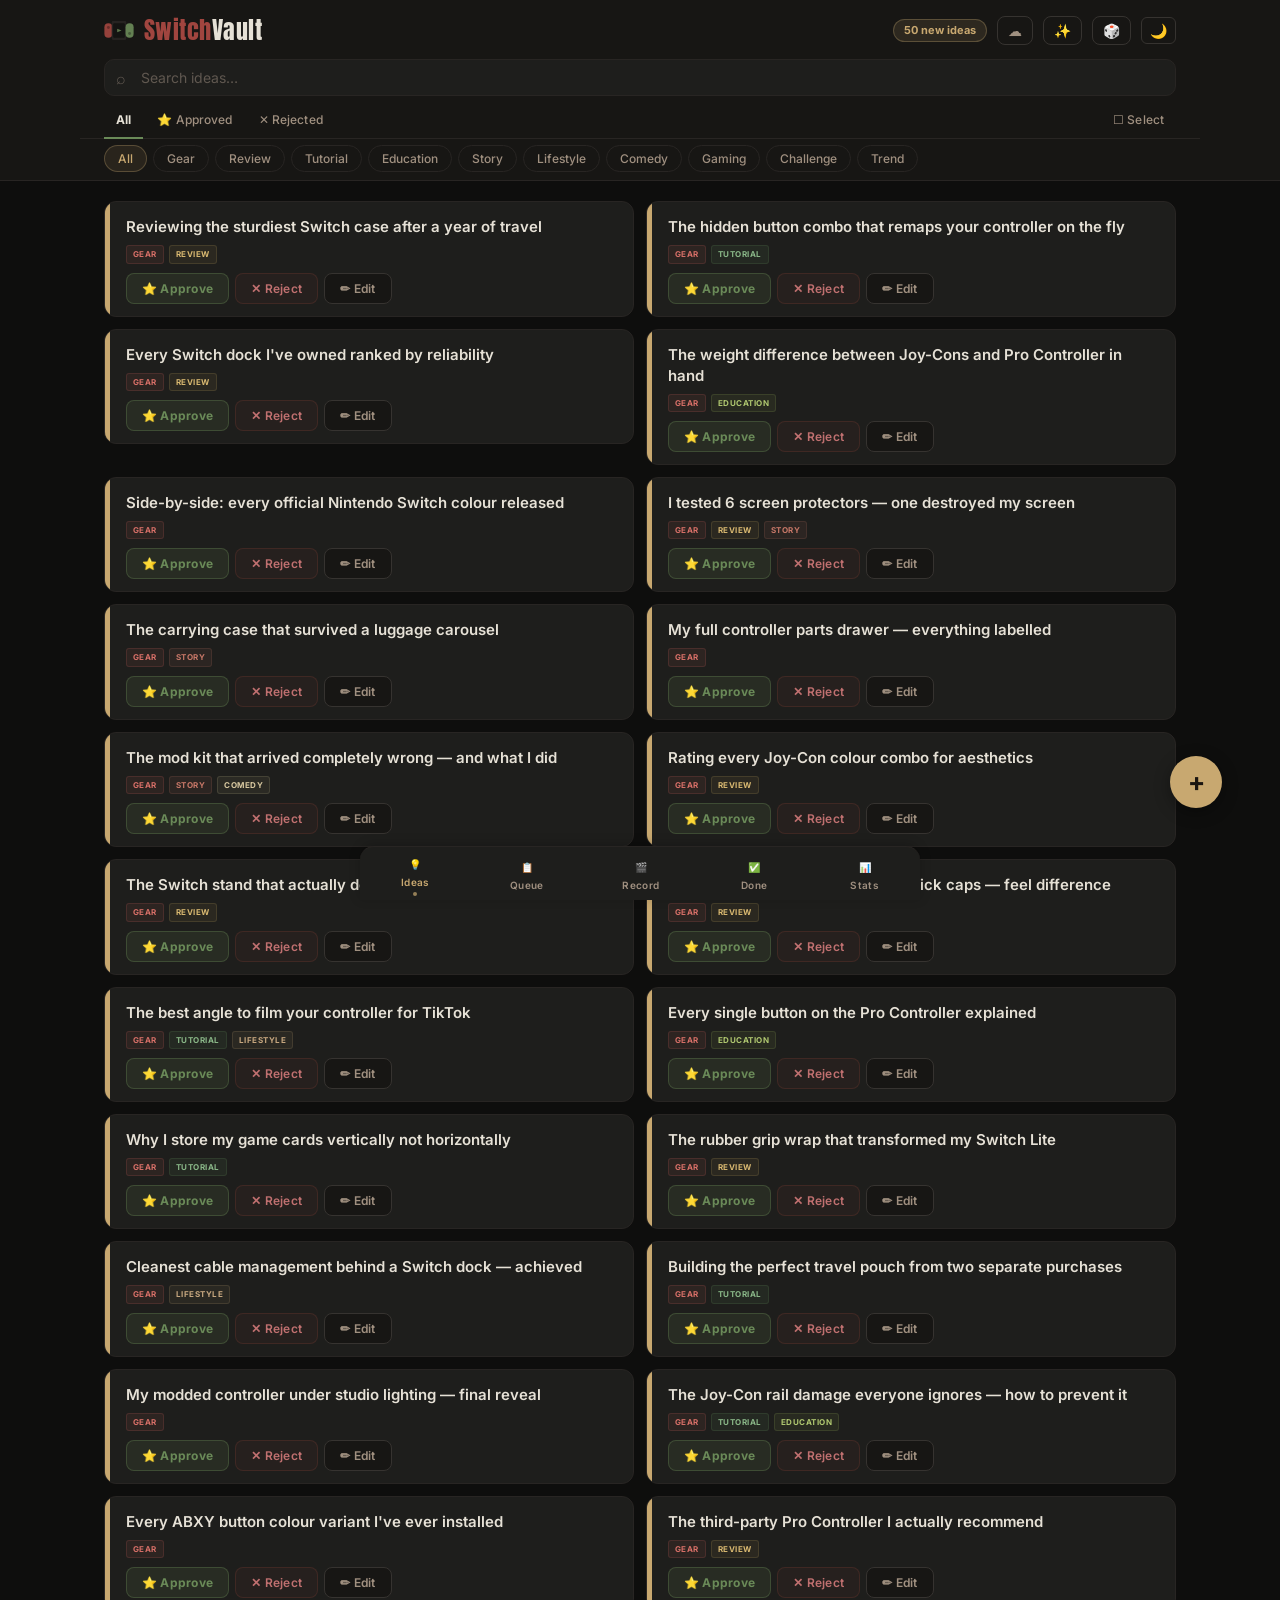
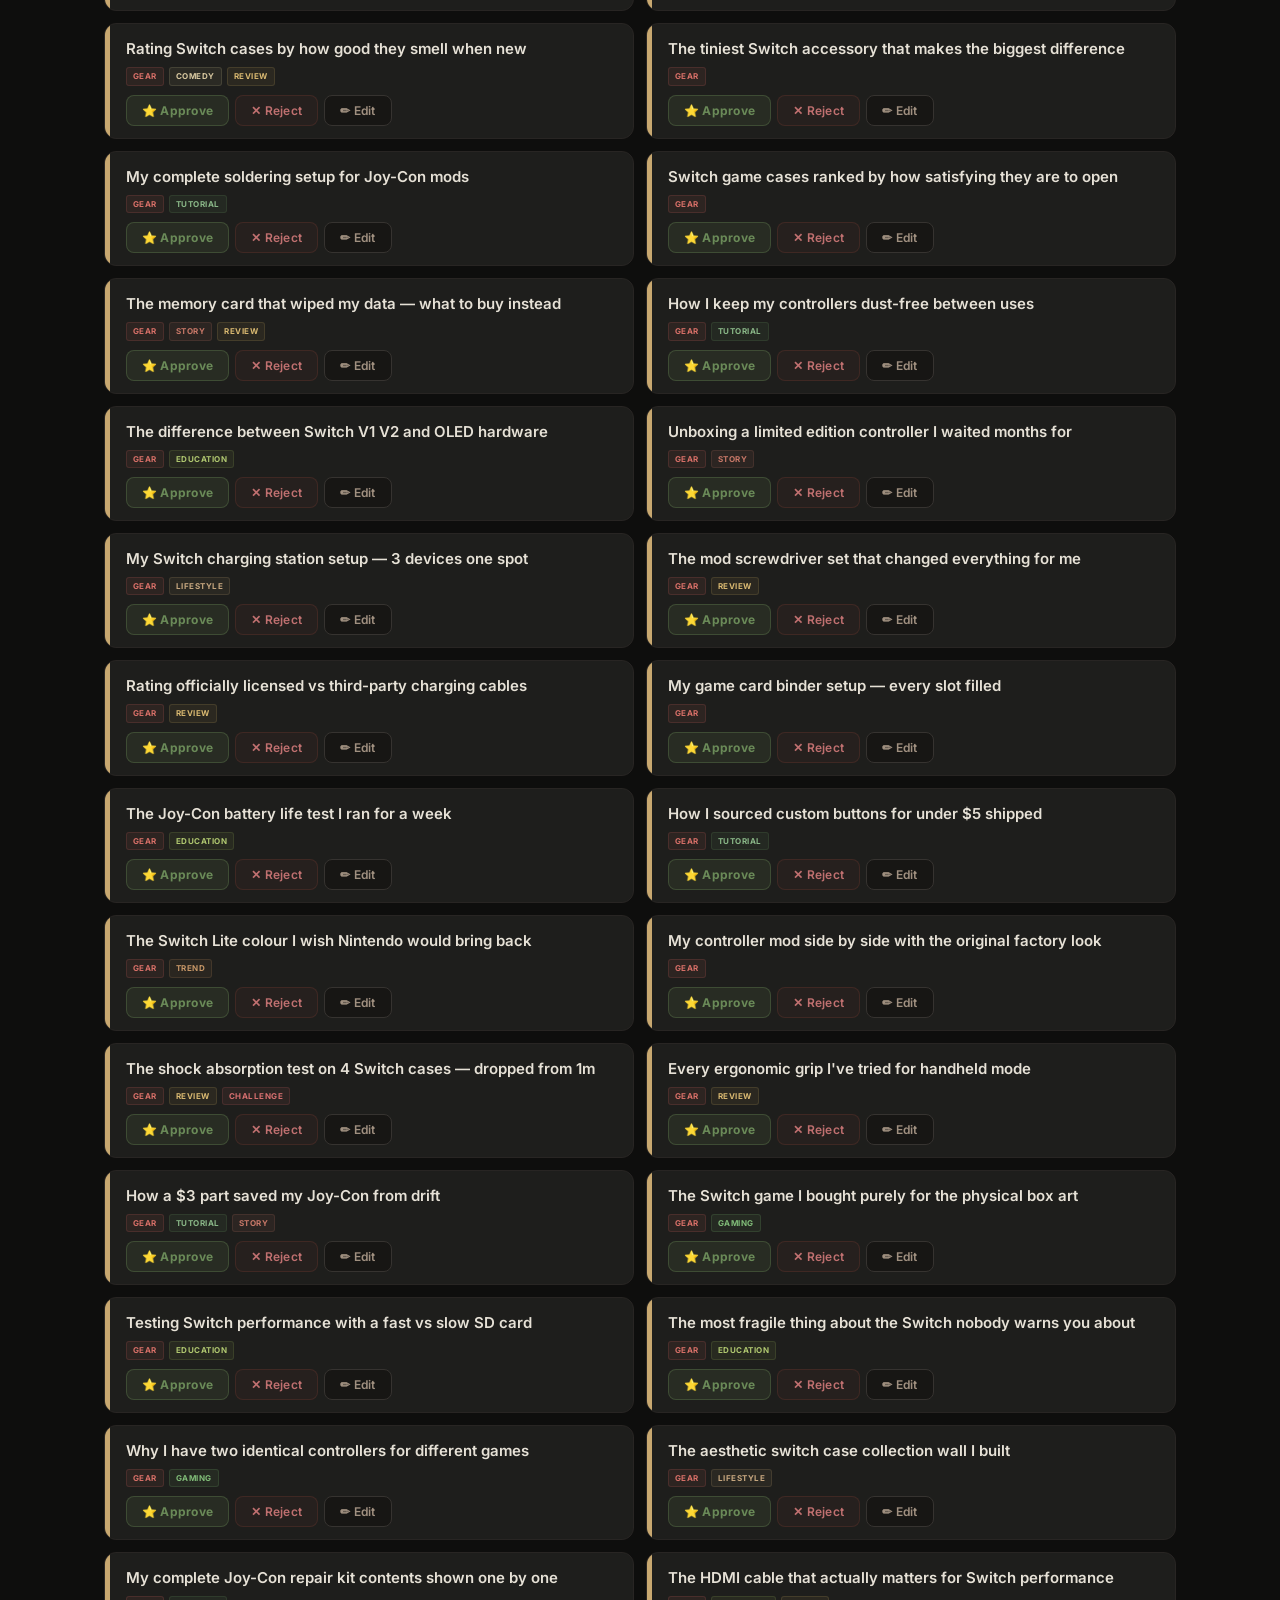
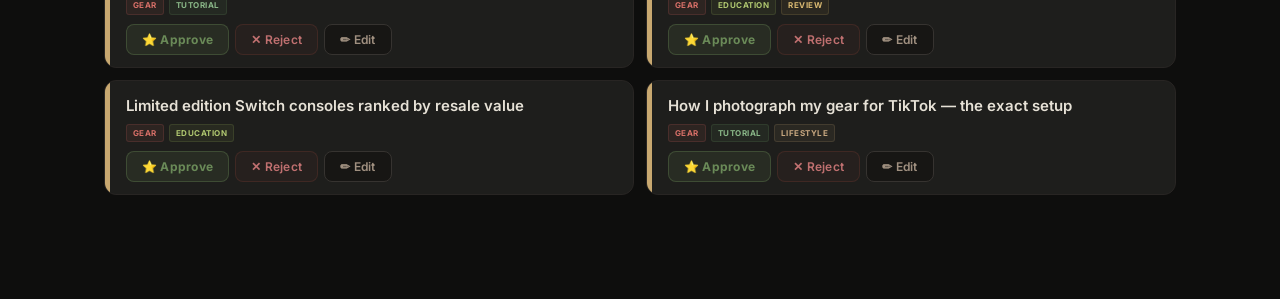
<file: index.html>
<!DOCTYPE html>
<html lang="en">
<head>
  <meta charset="UTF-8">
  <meta name="viewport" content="width=device-width, initial-scale=1.0">
  <title>SwitchVault — Ideas</title>
  <link rel="preconnect" href="https://fonts.googleapis.com">
  <link rel="preconnect" href="https://fonts.gstatic.com" crossorigin>
  <link href="https://fonts.googleapis.com/css2?family=Anton&family=Inter:wght@400;500;600&display=swap" rel="stylesheet">
  <link rel="preload" href="data.js" as="script">
  <link rel="manifest" href="manifest.json">
  <link rel="icon" type="image/svg+xml" href="data:image/svg+xml,%3Csvg xmlns='http://www.w3.org/2000/svg' viewBox='0 0 192 192'%3E%3Crect width='192' height='192' rx='32' fill='%23111110'/%3E%3Crect x='10' y='46' width='42' height='100' rx='21' fill='%23A0453F'/%3E%3Ccircle cx='31' cy='68' r='10' fill='rgba(0,0,0,.3)'/%3E%3Crect x='50' y='20' width='92' height='152' rx='10' fill='%23282523'/%3E%3Crect x='60' y='32' width='72' height='128' rx='6' fill='%23141412'/%3E%3Cpolygon points='80,84 112,96 80,108' fill='%236A8A58' opacity='.9'/%3E%3Crect x='140' y='46' width='42' height='100' rx='21' fill='%236A8A58'/%3E%3Ccircle cx='161' cy='124' r='10' fill='rgba(0,0,0,.3)'/%3E%3C/svg%3E">
  <meta name="theme-color" content="#0E0E0D">
  <meta name="apple-mobile-web-app-capable" content="yes">
  <meta name="apple-mobile-web-app-status-bar-style" content="black-translucent">
  <meta name="apple-mobile-web-app-title" content="SwitchVault">
  <link rel="stylesheet" href="shared.css">
  <style>

    /* ── TOOLBAR ── */
    .i-toolbar {
      position: sticky; top: 0; z-index: 100;
      background: var(--s1); border-bottom: 1px solid var(--b1);
      width: 100%; max-width: 100%;
    }
    .i-toolbar-top {
      padding: 12px clamp(12px,3vw,24px) 8px;
      display: flex; flex-direction: column; gap: 10px;
    }
    .i-title-row {
      display: flex; align-items: center; gap: 10px;
      flex-wrap: nowrap; min-width: 0;
    }
    .app-logo { flex-shrink: 0; opacity: .92; display: flex; align-items: center; }
    .i-heading {
      font-family: 'Anton', sans-serif; font-size: 24px;
      font-weight: 400; color: var(--txt); letter-spacing: .02em; flex: 1;
      white-space: nowrap; overflow: hidden; text-overflow: ellipsis;
    }
    .i-heading span { color: var(--acc); }
    .i-count-badge {
      background: rgba(200,168,112,.12); border: 1px solid rgba(200,168,112,.3);
      border-radius: 20px; color: var(--gold); font-size: 11px; font-weight: 700;
      padding: 2px 10px; white-space: nowrap; flex-shrink: 0;
    }

    /* Search */
    .sbox { width: 100%; position: relative; display: flex; align-items: center; }
    .sbox-ico { position: absolute; left: 12px; font-size: 16px; color: var(--mut); pointer-events: none; line-height: 1; }
    .sbox input {
      width: 100%; background: var(--s2); border: 1px solid var(--b1);
      border-radius: 10px; color: var(--txt);
      font-size: 14px;
      padding: 9px 34px 9px 36px; transition: border-color .15s, box-shadow .15s;
    }
    .sbox input::placeholder { color: var(--mut); }
    .sbox input:focus { border-color: var(--b3); box-shadow: 0 0 0 3px rgba(200,168,112,.1); }
    .sbox-clear {
      position: absolute; right: 10px; background: none; border: none;
      color: var(--mut); cursor: pointer; font-size: 11px; padding: 4px; display: none;
      width: 20px; height: 20px; border-radius: 50%; display: none;
      align-items: center; justify-content: center;
    }
    .sbox-clear:hover { color: var(--txt); background: var(--s3); }

    /* Chip rows */
    .i-chips-row {
      padding: 6px clamp(12px,3vw,24px) 8px;
      display: flex; gap: 6px; overflow-x: auto; scrollbar-width: none;
    }
    .i-chips-row::-webkit-scrollbar { display: none; }
    .i-status-row {
      padding: 0 clamp(12px,3vw,24px);
      display: flex; gap: 2px; overflow-x: auto; scrollbar-width: none;
      border-bottom: 1px solid var(--b1);
    }
    .i-status-row::-webkit-scrollbar { display: none; }
    .chip {
      background: var(--s1); border: 1px solid var(--b1);
      border-radius: 20px; color: var(--txt2); cursor: pointer;
      font-size: 12px; font-weight: 500; padding: 5px 13px;
      white-space: nowrap; transition: all .15s; flex-shrink: 0;
    }
    .chip:hover { background: var(--s3); border-color: var(--b2); }
    .chip.on { background:rgba(200,168,112,.1); border-color:rgba(200,168,112,.3); color:var(--gold); }
    .chip:active { filter: brightness(.93); }
    .status-btn {
      background: none; border: none; border-bottom: 2px solid transparent;
      border-radius: 0; color: var(--txt2); cursor: pointer;
      font-size: 12px; font-weight: 500; padding: 8px 12px 10px;
      white-space: nowrap; transition: color .15s, border-color .15s;
      flex-shrink: 0; letter-spacing: .01em; margin-bottom: -1px;
    }
    .status-btn:hover { color: var(--txt); }
    .status-btn.on { color: var(--txt); border-bottom-color: var(--teal); font-weight: 700; }
    .status-btn:active { opacity: .7; }

    /* ── BODY ── */
    .i-body {
      padding: 20px clamp(12px,3vw,24px) 24px;
      max-width: 720px; margin: 0 auto;
      position: relative; z-index: 1;
    }

    /* Cards */
    .i-card {
      background: var(--s2); border: 1px solid var(--b1);
      border-radius: var(--r-lg); margin-bottom: 12px;
      display: flex; overflow: hidden;
      transition: background .12s, border-color .15s, box-shadow .15s, transform .1s;
    }
    .i-card:hover { background: var(--s3); border-color: var(--b2); box-shadow: 0 4px 24px rgba(0,0,0,.22); }
    .i-card:active { transform: scale(.998); }
    .i-card.approved { border-color: rgba(106,138,88,.22); }
    .i-card.approved .i-card-edge { background: var(--teal); }
    .i-card.rejected { opacity: .6; }
    .i-card.rejected .i-card-edge { background: var(--mut); }
    .i-card.kb-focused { outline: 2px solid var(--gold); outline-offset: -2px; }
    .i-card { position: relative; }
    body.bulk-mode .i-card { cursor: pointer; user-select: none; }
    body.bulk-mode .i-card::after {
      content: '☐'; position: absolute; top: 10px; right: 12px;
      font-size: 17px; color: var(--mut); pointer-events: none; z-index: 1;
    }
    body.bulk-mode .i-card.bulk-sel::after { content: '☑'; color: var(--gold); }
    body.bulk-mode .i-card.bulk-sel { border-color: rgba(200,168,112,.4); background: rgba(200,168,112,.06); }
    body.bulk-mode .i-card.bulk-sel .i-card-edge { background: var(--gold); }
    .bulk-bar {
      position: fixed; bottom: 72px; left: 50%; transform: translateX(-50%); z-index: 200;
      display: none; align-items: center; gap: 8px;
      background: var(--s2); border: 1px solid var(--b2);
      border-radius: 12px; padding: 10px 14px;
      box-shadow: 0 4px 20px rgba(0,0,0,.5); white-space: nowrap;
    }
    body.bulk-mode .bulk-bar { display: flex; }
    .bulk-count { font-size: 12px; font-weight: 700; color: var(--txt2); margin-right: 2px; }
    .bulk-btn {
      background: var(--s1); border: 1px solid var(--b2); border-radius: 6px;
      color: var(--txt2); cursor: pointer; font-size: 11px; font-weight: 600;
      padding: 5px 12px; white-space: nowrap; transition: all .15s;
    }
    .bulk-btn:hover { background: var(--s3); color: var(--txt); }
    .bulk-btn.primary { background:rgba(106,138,88,.12); border-color:rgba(106,138,88,.3); color:var(--teal); }
    .bulk-btn.primary:hover { background:rgba(106,138,88,.22); }
    .bulk-btn.danger  { background:rgba(160,69,63,.08); border-color:rgba(160,69,63,.25); color:var(--acc); }
    .i-card-edge { width: 5px; flex-shrink: 0; background: var(--gold); }
    .i-card-main { flex: 1; padding: 14px 16px 12px; min-width: 0; }
    .i-card-title { font-size: 15px; font-weight: 600; color: var(--txt); margin-bottom: 8px; line-height: 1.4; }
    .i-card-tags { display: flex; gap: 5px; flex-wrap: wrap; margin-bottom: 9px; }
    .i-card-note {
      font-size: 11px; color: var(--txt2); margin-bottom: 9px; font-style: italic;
      display: -webkit-box; -webkit-line-clamp: 2; -webkit-box-orient: vertical; overflow: hidden;
    }
    .i-card-meta { display: flex; gap: 6px; align-items: center; margin-bottom: 9px; flex-wrap: wrap; }
    .i-dur-badge {
      font-size: 9px; font-weight: 700; letter-spacing: .05em; text-transform: uppercase;
      border-radius: 4px; padding: 2px 6px; border: 1px solid;
    }
    .i-dur-badge.quick  { color:var(--teal); background:rgba(106,138,88,.1);  border-color:rgba(106,138,88,.25); }
    .i-dur-badge.medium { color:var(--gold); background:rgba(200,168,112,.1); border-color:rgba(200,168,112,.25); }
    .i-dur-badge.full   { color:var(--acc);  background:rgba(160,69,63,.08);  border-color:rgba(160,69,63,.2); }
    .i-sched-badge {
      font-size: 9px; font-weight: 700; letter-spacing: .04em; text-transform: uppercase;
      color: var(--txt2); background: var(--s1); border: 1px solid var(--b2);
      border-radius: 4px; padding: 2px 6px;
    }
    .i-card-actions { display: flex; gap: 6px; flex-wrap: wrap; margin-top: 2px; }
    .i-btn {
      background: var(--s1); border: 1px solid var(--b2); border-radius: 8px;
      color: var(--txt2); cursor: pointer; font-size: 12px; font-weight: 600;
      padding: 7px 15px; white-space: nowrap; transition: all .15s; letter-spacing: .02em;
      font-family: 'Inter', sans-serif;
    }
    .i-btn:hover { background: var(--s3); color: var(--txt); border-color: var(--b3); }
    .i-btn.primary {
      background: rgba(106,138,88,.13); border-color: rgba(106,138,88,.35); color: var(--teal);
      font-weight: 700;
    }
    .i-btn.primary:hover { background: rgba(106,138,88,.22); border-color: rgba(106,138,88,.5); }
    .i-btn.primary.on {
      background: var(--teal); border-color: var(--teal); color: #fff; font-weight: 700;
      box-shadow: 0 2px 8px rgba(106,138,88,.3);
    }
    .i-btn.danger {
      background: rgba(160,69,63,.07); border-color: rgba(160,69,63,.2); color: #C07070;
    }
    .i-btn.danger:hover { background: rgba(160,69,63,.14); border-color: rgba(160,69,63,.35); color: var(--acc); }
    .i-btn.danger.on { background: var(--acc); border-color: var(--acc); color: #fff; box-shadow: 0 2px 8px rgba(160,69,63,.3); }
    .i-btn:active { filter: brightness(.9); transform: scale(.97); }

    /* Inline edit panel */
    .i-edit-panel {
      margin-top: 12px; padding: 14px; background: var(--s1);
      border: 1px solid var(--b1); border-radius: var(--r-lg);
      display: flex; flex-direction: column; gap: 10px;
    }
    .i-edit-row { display: flex; align-items: center; gap: 10px; }
    .i-edit-label {
      font-size: 10px; font-weight: 700; text-transform: uppercase;
      letter-spacing: .06em; color: var(--txt2); width: 56px; flex-shrink: 0;
    }
    .i-pri-btns { display: flex; gap: 4px; flex-wrap: wrap; }
    .i-pri-btn {
      background: var(--s2); border: 1px solid var(--b1); border-radius: 6px;
      color: var(--txt2); cursor: pointer; font-size: 11px; font-weight: 600;
      padding: 4px 10px; transition: all .12s; white-space: nowrap;
    }
    .i-pri-btn:hover { background: var(--s3); color: var(--txt); }
    .i-pri-btn.on { background: rgba(200,168,112,.12); border-color: rgba(200,168,112,.3); color: var(--gold); }
    .i-edit-sel, .i-edit-date, .i-edit-note, .i-edit-title {
      background: var(--s2); border: 1px solid var(--b1); border-radius: 6px;
      color: var(--txt); font-size: 13px;
      padding: 6px 10px; transition: border-color .15s, box-shadow .15s; flex: 1;
    }
    .i-edit-sel:focus, .i-edit-date:focus, .i-edit-note:focus, .i-edit-title:focus {
      border-color: var(--teal); box-shadow: 0 0 0 3px rgba(106,138,88,.1);
    }
    .i-edit-note { resize: vertical; min-height: 48px; }
    html.light .i-edit-sel, html.light .i-edit-date, html.light .i-edit-note, html.light .i-edit-title { background: var(--bg); }


    /* Empty state */
    .i-empty { text-align: center; color: var(--txt2); font-size: 13px; padding: 64px 24px; line-height: 1.9; position: relative; z-index: 1; }
    .i-empty-ico { font-size: 44px; margin-bottom: 16px; }
    .i-empty-title { font-size: 16px; font-weight: 600; color: var(--txt); margin-bottom: 8px; }
    .i-empty-cta {
      display: inline-flex; align-items: center; gap: 6px; margin-top: 20px;
      background: var(--gold); border: none; border-radius: 10px; color: #1a1510;
      font-family: 'Inter', sans-serif; font-size: 14px; font-weight: 700;
      padding: 12px 24px; cursor: pointer; text-decoration: none; transition: opacity .15s;
    }
    .i-empty-cta:hover { opacity: .85; }

    /* FAB - add custom idea */
    .i-fab {
      position: fixed; bottom: 92px; right: 18px; z-index: 140;
      width: 52px; height: 52px; border-radius: 50%;
      background: var(--gold); border: none; color: #1a1510;
      font-size: 26px; font-weight: 700; cursor: pointer; line-height: 1;
      box-shadow: 0 4px 16px rgba(0,0,0,.35); transition: transform .15s, opacity .15s;
      display: flex; align-items: center; justify-content: center;
    }
    .i-fab:hover { transform: scale(1.06); }
    .i-fab:active { transform: scale(.96); }
    @media (min-width: 640px) {
      .i-fab { left: 50%; right: auto; transform: translateX(264px); }
      .i-fab:hover { transform: translateX(264px) scale(1.06); }
    }
    @media (min-width: 900px) {
      .i-fab { left: 50%; transform: translateX(530px); }
      .i-fab:hover { transform: translateX(530px) scale(1.06); }
    }

    /* ── HEADER ICON BTN / THEME TOGGLE ── */
    .i-theme-toggle {
      background: none; border: 1px solid var(--b2); border-radius: 6px;
      color: var(--txt2); cursor: pointer; font-size: 14px; padding: 4px 8px;
      transition: all .15s; flex-shrink: 0; text-decoration: none;
      display: inline-flex; align-items: center;
    }
    .i-theme-toggle:hover { background: var(--s3); color: var(--txt); }

    .bnav-btn.active { color: var(--gold); }

    /* ── TOAST ── */
    .toast {
      position: fixed; bottom: 92px; left: 50%;
      transform: translateX(-50%) translateY(12px);
      background: var(--s3); border: 1px solid var(--b3); color: var(--txt);
      border-radius: 20px; padding: 9px 18px; font-size: 13px; font-weight: 500;
      pointer-events: none; opacity: 0; visibility: hidden;
      transition: opacity .22s var(--ease), transform .22s var(--ease), visibility .22s;
      white-space: nowrap; z-index: 500; box-shadow: 0 4px 20px rgba(0,0,0,.35);
      display: flex; align-items: center; gap: 14px;
    }
    .toast.show { opacity: 1; visibility: visible; transform: translateX(-50%) translateY(0); }
    .toast.has-action { pointer-events: auto; }
    .toast-action {
      background: none; border: none; color: var(--gold); cursor: pointer;
      font-family: 'Inter', sans-serif; font-size: 13px; font-weight: 700;
      padding: 0; pointer-events: auto; letter-spacing: .02em;
    }
    .toast-action:hover { text-decoration: underline; }

    /* ── OVERLAY (modals) ── */
    .overlay {
      position: fixed; inset: 0; z-index: 600;
      background: rgba(0,0,0,.65); backdrop-filter: blur(4px);
      -webkit-backdrop-filter: blur(4px);
      opacity: 0; pointer-events: none; transition: opacity .2s;
      display: flex; align-items: center; justify-content: center; padding: 20px;
    }
    .overlay.open { opacity: 1; pointer-events: all; }
    .modal {
      background: var(--s1); border: 1px solid var(--b2); border-radius: 16px;
      width: 100%; max-width: 440px; max-height: 88vh; overflow-y: auto;
      padding: 24px; position: relative;
      box-shadow: 0 24px 60px rgba(0,0,0,.5);
    }
    .modal h2 { font-family: 'Anton', sans-serif; font-size: 20px; font-weight: 400; color: var(--txt); margin-bottom: 4px; letter-spacing: .02em; }
    .modal p.sub { font-size: 12px; color: var(--txt2); margin-bottom: 18px; line-height: 1.6; }
    .modal label {
      font-size: 10px; font-weight: 700; text-transform: uppercase;
      letter-spacing: .06em; color: var(--txt2); display: block; margin-bottom: 5px; margin-top: 14px;
    }
    .modal input[type=text], .modal textarea, .modal select {
      width: 100%; background: var(--s2); border: 1px solid var(--b1); border-radius: 8px;
      color: var(--txt); font-size: 14px; padding: 10px 12px; transition: border-color .15s, box-shadow .15s;
    }
    .modal input:focus, .modal textarea:focus, .modal select:focus {
      border-color: var(--b3); box-shadow: 0 0 0 3px rgba(200,168,112,.1);
    }
    .modal textarea { resize: vertical; min-height: 60px; line-height: 1.6; }
    html.light .modal input, html.light .modal textarea, html.light .modal select { background: var(--bg); }
    .modal-actions { display: flex; gap: 8px; margin-top: 20px; }
    .mbtn {
      flex: 1; border: 1px solid var(--b2); border-radius: 8px;
      background: var(--s2); color: var(--txt2); cursor: pointer;
      font-size: 13px; font-weight: 600; padding: 11px; transition: all .15s;
    }
    .mbtn:hover { background: var(--s3); color: var(--txt); border-color: var(--b3); }
    .mbtn.prime { background: var(--gold); border-color: var(--gold); color: #1a1510; font-weight: 700; }
    .mbtn.prime:hover { opacity: .88; }
    .modal-close {
      position: absolute; top: 14px; right: 14px; background: none; border: none;
      color: var(--txt2); font-size: 16px; cursor: pointer; padding: 5px 7px;
      border-radius: 6px; line-height: 1; transition: all .15s;
    }
    .modal-close:hover { color: var(--txt); background: var(--s3); }
    .cat-pick { display: flex; gap: 6px; flex-wrap: wrap; margin-top: 5px; }
    .cat-pick-btn {
      background: var(--s2); border: 1px solid var(--b1); border-radius: 16px;
      color: var(--txt2); cursor: pointer; font-size: 11px; font-weight: 500; padding: 4px 11px; transition: all .12s; font-family: 'Inter', sans-serif;
    }
    .cat-pick-btn.on { background: rgba(200,168,112,.12); border-color: rgba(200,168,112,.3); color: var(--gold); }
    .sync-status { font-size: 12px; margin-top: 10px; min-height: 16px; }
    .sync-status.ok { color: var(--teal); }
    .sync-status.err { color: var(--acc); }
    .sync-hint { font-size: 11px; color: var(--mut); margin-top: 10px; line-height: 1.6; }
    .backup-section { border-top: 1px solid var(--b1); margin-top: 16px; padding-top: 16px; }

    /* ── IMPORT IDEAS ── */
    .import-step {
      display: flex; gap: 14px; padding: 14px 0;
      border-bottom: 1px solid var(--b1);
    }
    .import-step:last-of-type { border-bottom: none; }
    .import-step-num {
      width: 22px; height: 22px; border-radius: 50%; flex-shrink: 0; margin-top: 1px;
      background: rgba(200,168,112,.1); border: 1px solid rgba(200,168,112,.28);
      color: var(--gold); font-size: 11px; font-weight: 700;
      display: flex; align-items: center; justify-content: center;
    }
    .import-step-body { flex: 1; min-width: 0; }
    .import-step-title { font-size: 13px; font-weight: 600; color: var(--txt); margin-bottom: 4px; }
    .import-step-desc { font-size: 12px; color: var(--txt2); line-height: 1.55; margin-bottom: 10px; }
    .import-btns { display: flex; gap: 8px; flex-wrap: wrap; }
    #ai-paste-input {
      width: 100%; background: var(--s2); border: 1px solid var(--b1); border-radius: var(--r);
      color: var(--txt); font-family: 'Inter', sans-serif; font-size: 12px;
      padding: 9px 11px; resize: vertical; min-height: 88px; transition: border-color .15s;
    }
    #ai-paste-input:focus { border-color: var(--gold); }
    #ai-paste-input::placeholder { color: var(--mut); }
    #ai-results-list { margin-top: 14px; }
    .ai-idea-row {
      display: flex; align-items: flex-start; gap: 10px;
      padding: 10px 0; border-bottom: 1px solid var(--b1);
    }
    .ai-idea-row:last-child { border-bottom: none; }
    .ai-idea-cb { margin-top: 2px; flex-shrink: 0; cursor: pointer; accent-color: var(--gold); width: 15px; height: 15px; }
    .ai-idea-lbl { cursor: pointer; flex: 1; }
    .ai-idea-text { font-size: 13px; color: var(--txt); line-height: 1.4; }
    .ai-idea-tags { display: flex; gap: 4px; flex-wrap: wrap; margin-top: 5px; }


    .i-body, .toast { animation: fadeIn .25s ease both; }

    /* ── MOBILE ── */
    @media (max-width: 640px) {
      .i-toolbar-top { padding: 10px 12px 6px; }
      .i-title-row { gap: 6px; }
      .i-heading { font-size: 19px; }
      .app-logo { display: none; }
      .i-body { padding: 12px 12px 24px; }
      .sbox input { font-size: 13px; padding: 7px 28px 7px 32px; }
      .i-btn { padding: 9px 14px; font-size: 12px; min-height: 38px; }
      .i-card-main { padding: 12px 14px; }
      .i-card-title { font-size: 13px; }
    }
    @media (min-width: 768px) {
      .i-chips-row, .i-status-row { overflow-x: visible; flex-wrap: wrap; }
    }
    @media (min-width: 900px) {
      .i-body { max-width: 1120px; }
      .i-toolbar-top { max-width: 1120px; margin: 0 auto; }
      .i-chips-row, .i-status-row { max-width: 1120px; margin-left: auto; margin-right: auto; }
      #i-body { display: grid; grid-template-columns: 1fr 1fr; gap: 12px; align-items: start; }
      #i-body .i-card { margin-bottom: 0; }
      .i-empty { grid-column: 1 / -1; }
    }
  </style>
</head>
<body>

  <!-- Toolbar -->
  <div class="i-toolbar">
    <div class="i-toolbar-top">
      <div class="i-title-row">
        <div class="app-logo" title="SwitchVault">
          <svg viewBox="0 0 40 26" width="30" height="19" fill="none" xmlns="http://www.w3.org/2000/svg">
            <rect x="0" y="3" width="11" height="20" rx="5.5" fill="#A0453F"/>
            <circle cx="5.5" cy="9" r="2" fill="rgba(0,0,0,.3)"/>
            <rect x="10" y="0" width="20" height="26" rx="2" fill="#282523"/>
            <rect x="12" y="3" width="16" height="20" rx="1.5" fill="#141412"/>
            <polygon points="17.5,10.5 23.5,13 17.5,15.5" fill="#6A8A58" opacity=".9"/>
            <rect x="29" y="3" width="11" height="20" rx="5.5" fill="#6A8A58"/>
            <circle cx="34.5" cy="17" r="2" fill="rgba(0,0,0,.3)"/>
          </svg>
        </div>
        <h1 class="i-heading"><span>Switch</span>Vault</h1>
        <span class="i-count-badge" id="i-count">0 ideas</span>
        <button class="hdr-icon-btn" id="i-sync-btn" title="Cloud sync" aria-label="Cloud sync">☁</button>
        <button class="hdr-icon-btn" id="i-ai-btn" title="Generate ideas with Claude AI" aria-label="Generate ideas with AI">✨</button>
        <button class="hdr-icon-btn" id="i-inspire-btn" title="Inspire me — pick a random unseen idea" aria-label="Inspire me">🎲</button>
        <button class="i-theme-toggle" id="i-theme-toggle" title="Toggle light/dark">🌙</button>
      </div>
      <div class="sbox">
        <span class="sbox-ico">⌕</span>
        <input id="i-search" type="text" placeholder="Search ideas…" autocomplete="off" spellcheck="false"/>
        <button class="sbox-clear" id="i-clear">✕</button>
      </div>
    </div>
    <div class="i-status-row">
      <button class="status-btn on" data-status="all">All</button>
      <button class="status-btn" data-status="approved">⭐ Approved</button>
      <button class="status-btn" data-status="rejected">✕ Rejected</button>
      <button class="status-btn" id="i-bulk-toggle" style="margin-left:auto">☐ Select</button>
    </div>
    <div class="i-chips-row" id="i-cats">
      <button class="chip on" data-qc="all">All</button>
      <button class="chip" data-qc="gear">Gear</button>
      <button class="chip" data-qc="review">Review</button>
      <button class="chip" data-qc="tutorial">Tutorial</button>
      <button class="chip" data-qc="education">Education</button>
      <button class="chip" data-qc="story">Story</button>
      <button class="chip" data-qc="lifestyle">Lifestyle</button>
      <button class="chip" data-qc="comedy">Comedy</button>
      <button class="chip" data-qc="gaming">Gaming</button>
      <button class="chip" data-qc="challenge">Challenge</button>
      <button class="chip" data-qc="trend">Trend</button>
    </div>
  </div>

  <!-- Ideas content -->
  <div id="i-body" class="i-body"></div>

  <!-- Add custom idea FAB -->
  <button class="i-fab" id="i-fab" title="Add custom idea" aria-label="Add custom idea">+</button>

  <!-- Bulk action bar -->
  <div class="bulk-bar" id="bulk-bar">
    <span class="bulk-count" id="bulk-count">0 selected</span>
    <button class="bulk-btn primary" id="bulk-queue">⭐ Queue</button>
    <button class="bulk-btn danger" id="bulk-reject">✕ Reject</button>
    <button class="bulk-btn" id="bulk-cancel">Cancel</button>
  </div>

  <!-- Toast -->
  <div class="toast" id="toast"></div>

  <!-- Add idea modal -->
  <div class="overlay" id="add-overlay">
    <div class="modal">
      <button class="modal-close" id="add-close">✕</button>
      <h2>New idea</h2>
      <p class="sub">Add your own video idea to the vault.</p>
      <label for="add-title">Title</label>
      <textarea id="add-title" placeholder="e.g. My custom Joy-Con paint job reveal"></textarea>
      <label>Category</label>
      <div class="cat-pick" id="add-cats"></div>
      <div class="modal-actions">
        <button class="mbtn" id="add-cancel">Cancel</button>
        <button class="mbtn prime" id="add-save">Add idea</button>
      </div>
    </div>
  </div>

  <!-- Sync modal -->
  <div class="overlay" id="sync-overlay">
    <div class="modal">
      <button class="modal-close" id="sync-close">✕</button>
      <h2>Cloud sync</h2>
      <p class="sub">Back up and sync your vault across devices via Supabase.</p>
      <label for="sync-url">Project URL</label>
      <input type="text" id="sync-url" placeholder="https://xxxx.supabase.co" autocomplete="off" spellcheck="false">
      <label for="sync-key">Anon key</label>
      <input type="text" id="sync-key" placeholder="eyJ…" autocomplete="off" spellcheck="false">
      <label for="sync-phrase">Sync passphrase</label>
      <input type="text" id="sync-phrase" placeholder="a private phrase to match your data" autocomplete="off" spellcheck="false">
      <div class="sync-status" id="sync-status"></div>
      <div class="modal-actions">
        <button class="mbtn" id="sync-pull">↓ Pull</button>
        <button class="mbtn prime" id="sync-push">↑ Push</button>
      </div>
      <div class="modal-actions">
        <button class="mbtn" id="sync-save">Save credentials</button>
        <button class="mbtn" id="sync-disconnect" style="display:none">Disconnect</button>
      </div>
      <div class="sync-hint">
        Needs a Supabase table <code>vault</code> with columns
        <code>phrase</code> (text, primary key) and <code>data</code> (jsonb).
        Credentials stay on this device only.
      </div>

      <div class="backup-section">
        <label style="margin-top:0">Local backup</label>
        <p class="sub" style="margin-bottom:10px">Save or restore your whole vault as a file — no account needed.</p>
        <div class="modal-actions" style="margin-top:0">
          <button class="mbtn" id="backup-export">⬇ Export backup</button>
          <button class="mbtn" id="backup-import">⬆ Import backup</button>
        </div>
        <input type="file" id="backup-file" accept="application/json,.json" style="display:none">
        <div class="sync-hint">Importing replaces matching data on this device, then reloads.</div>
      </div>
    </div>
  </div>

  <!-- Import Ideas modal -->
  <div class="overlay" id="ai-overlay">
    <div class="modal">
      <button class="modal-close" id="ai-close">✕</button>
      <h2>✨ Import Ideas</h2>
      <p class="sub">Use Claude (or any AI) to fill a template, then bring the ideas here to approve or reject.</p>

      <div class="import-step">
        <div class="import-step-num">1</div>
        <div class="import-step-body">
          <div class="import-step-title">Copy a ready-to-use prompt</div>
          <div class="import-step-desc">Copies the template + full instructions in one click. Paste it straight into <strong>claude.ai</strong> and send.</div>
          <div class="import-btns">
            <button class="mbtn prime" id="ai-copy-prompt">📋 Copy Claude prompt</button>
            <button class="mbtn" id="ai-download-template">⬇ Download template</button>
          </div>
        </div>
      </div>

      <div class="import-step">
        <div class="import-step-num">2</div>
        <div class="import-step-body">
          <div class="import-step-title">Paste Claude's response</div>
          <div class="import-step-desc">Copy the JSON array Claude gives back and paste it below.</div>
          <textarea id="ai-paste-input" placeholder='[{"t":"My Joy-Con mod reveal","tags":["gear","tutorial"]}, ...]' spellcheck="false"></textarea>
          <div class="modal-actions" style="margin-top:8px">
            <button class="mbtn" id="ai-cancel">Cancel</button>
            <button class="mbtn prime" id="ai-preview-btn">Preview ideas →</button>
          </div>
        </div>
      </div>

      <div class="sync-status" id="ai-status"></div>

      <div id="ai-results" style="display:none">
        <div id="ai-results-list"></div>
        <div class="modal-actions" style="margin-top:14px">
          <button class="mbtn" id="ai-select-toggle">Deselect all</button>
          <button class="mbtn prime" id="ai-add-selected">Add selected</button>
        </div>
      </div>
    </div>
  </div>

  <!-- Bottom nav -->
  <nav class="bottom-nav">
    <a class="bnav-btn active" href="index.html"><span>💡</span><span>Ideas</span></a>
    <a class="bnav-btn" href="queue.html"><span>📋</span><span>Queue</span></a>
    <a class="bnav-btn" href="production.html"><span>🎬</span><span>Record</span></a>
    <a class="bnav-btn" href="done.html"><span>✅</span><span>Done</span></a>
    <a class="bnav-btn" href="stats.html"><span>📊</span><span>Stats</span></a>
  </nav>

  <script src="shared.js"></script>
  <script src="data.js"></script>
  <script>
    'use strict';

    // === SERVICE WORKER CLEANUP ===
    // A previous caching service worker trapped clients on stale builds.
    // Unregister any existing worker and clear all caches on load so the
    // app is always served fresh from the network.
    if ('serviceWorker' in navigator) {
      navigator.serviceWorker.getRegistrations()
        .then(regs => regs.forEach(r => r.unregister())).catch(() => {});
      if (window.caches && caches.keys) {
        caches.keys().then(keys => keys.forEach(k => caches.delete(k))).catch(() => {});
      }
    }

    const KEYS = {
      favs:'sv_favs', done:'sv_done', notes:'sv_notes', pris:'sv_pris',
      scheds:'sv_scheds', custom:'sv_custom', durations:'sv_durations',
      rejected:'sv_rejected', producing:'sv_producing', light:'sv_light',
      vstats:'sv_vstats', streakhist:'sv_streakhist', checklist:'sv_checklist',
      titles:'sv_titles',
    };
    // Supabase credentials live only in localStorage, never in code.
    const SB = { url:'sv_sb_url', key:'sv_sb_key', phrase:'sv_sb_phrase' };

    const TC = {
      gaming:{cls:'tgaming',l:'Gaming'}, gear:{cls:'tgear',l:'Gear'},
      tutorial:{cls:'ttutorial',l:'Tutorial'}, review:{cls:'treview',l:'Review'},
      lifestyle:{cls:'tlifestyle',l:'Lifestyle'}, story:{cls:'tstory',l:'Story'},
      education:{cls:'teducation',l:'Education'}, challenge:{cls:'tchallenge',l:'Challenge'},
      reaction:{cls:'treaction',l:'Reaction'}, trend:{cls:'ttrend',l:'Trend'},
      comedy:{cls:'tcomedy',l:'Comedy'}, collab:{cls:'tcollab',l:'Collab'}, series:{cls:'tseries',l:'Series'},
    };
    const DUR_LABELS = { quick:'⚡ Quick', medium:'⏳ Medium', full:'🎬 Full day' };
    const CAT_LIST = ['gear','review','tutorial','education','story','lifestyle','comedy','gaming','challenge','trend','reaction','collab','series'];

    // ── State ──
    let favs = new Set(), done = new Set(), producing = new Set(), rejected = new Set();
    let notes = {}, pris = {}, scheds = {}, durations = {}, customIdeas = [], titles = {};
    let searchQ = '', filterCat = 'all', filterStatus = 'all';
    let kbFocus = -1, _visibleIds = [];
    let bulkMode = false, bulkSelected = new Set();

    // ── LS helpers ──

    function getIdea(i) {
      return i < window.ALL_IDEAS.length ? window.ALL_IDEAS[i] : customIdeas[i - window.ALL_IDEAS.length];
    }
    function totalIdeas() { return window.ALL_IDEAS.length + customIdeas.length; }

    // ── Toast (optional action button, e.g. Undo) ──
    let _toastTimer;
    function showToast(msg, action) {
      const el = document.getElementById('toast');
      el.innerHTML = '';
      el.classList.toggle('has-action', !!action);
      const span = document.createElement('span');
      span.textContent = msg;
      el.appendChild(span);
      if (action) {
        const btn = document.createElement('button');
        btn.className = 'toast-action';
        btn.textContent = action.label;
        btn.addEventListener('click', () => { el.classList.remove('show'); action.fn(); });
        el.appendChild(btn);
      }
      el.classList.add('show');
      clearTimeout(_toastTimer);
      _toastTimer = setTimeout(() => el.classList.remove('show'), action ? 4500 : 2200);
    }

    // ── Duplicate detection (case-insensitive title match) ──
    function isDuplicateTitle(title) {
      const t = title.trim().toLowerCase();
      if (!t) return false;
      if (window.ALL_IDEAS.some(x => x.t.toLowerCase() === t)) return true;
      return customIdeas.some(x => x && x.t.toLowerCase() === t);
    }

    // ── Load ──
    function loadState() {
      try { const v = lsGet(KEYS.favs);      if(v) favs      = new Set(JSON.parse(v)); } catch(e){}
      try { const v = lsGet(KEYS.done);      if(v) done      = new Set(JSON.parse(v)); } catch(e){}
      try { const v = lsGet(KEYS.producing); if(v) producing = new Set(JSON.parse(v)); } catch(e){}
      try { const v = lsGet(KEYS.rejected);  if(v) rejected  = new Set(JSON.parse(v)); } catch(e){}
      try { const v = lsGet(KEYS.notes);     if(v) notes     = JSON.parse(v); } catch(e){}
      try { const v = lsGet(KEYS.pris);      if(v) pris      = JSON.parse(v); } catch(e){}
      try { const v = lsGet(KEYS.scheds);    if(v) scheds    = JSON.parse(v); } catch(e){}
      try { const v = lsGet(KEYS.durations); if(v) durations = JSON.parse(v); } catch(e){}
      try { const v = lsGet(KEYS.custom);    if(v) customIdeas = JSON.parse(v); } catch(e){}
      try { const v = lsGet(KEYS.titles);   if(v) titles      = JSON.parse(v); } catch(e){}
      document.documentElement.classList.toggle('light', lsGet(KEYS.light) === '1');
    }

    // ── Save ──
    function saveTitles() { lsSet(KEYS.titles, JSON.stringify(titles)); }
    function getIdeaTitle(i) { return titles[i] || getIdea(i)?.t || ''; }
    function saveSets() {
      lsSet(KEYS.favs, JSON.stringify([...favs]));
      lsSet(KEYS.done, JSON.stringify([...done]));
      lsSet(KEYS.producing, JSON.stringify([...producing]));
      lsSet(KEYS.rejected, JSON.stringify([...rejected]));
    }
    function saveMetadata() {
      lsSet(KEYS.pris, JSON.stringify(pris));
      lsSet(KEYS.scheds, JSON.stringify(scheds));
      lsSet(KEYS.durations, JSON.stringify(durations));
      lsSet(KEYS.notes, JSON.stringify(notes));
    }
    function saveCustom() { lsSet(KEYS.custom, JSON.stringify(customIdeas)); }

    // ── Filtering ──
    function visibleIndexes() {
      const out = [];
      const n = totalIdeas();
      for (let i = 0; i < n; i++) {
        const idea = getIdea(i);
        if (!idea) continue;
        if (filterCat !== 'all' && !idea.tags.includes(filterCat)) continue;
        if (searchQ && !getIdeaTitle(i).toLowerCase().includes(searchQ)) continue;
        const isApproved = favs.has(i);
        const isRejected = rejected.has(i);
        if (filterStatus === 'approved' && !isApproved) continue;
        if (filterStatus === 'rejected' && !isRejected) continue;
        if (filterStatus !== 'approved' && filterStatus !== 'rejected' && (isApproved || isRejected)) continue;
        out.push(i);
      }
      return out;
    }

    // ── Render one card ──
    function cardHTML(i) {
      const idea = getIdea(i);
      if (!idea) return '';
      const isApproved = favs.has(i);
      const isRejected = rejected.has(i);

      const tags = idea.tags.map(t => {
        const c = TC[t] || {cls:'tgaming', l:t};
        return `<span class="tag ${c.cls}">${c.l}</span>`;
      }).join('');

      const durHtml = durations[i] ? `<span class="i-dur-badge ${durations[i]}">${DUR_LABELS[durations[i]] || durations[i]}</span>` : '';
      const schedFmt = scheds[i] ? fmtDate(scheds[i]) : '';
      const schedHtml = scheds[i] ? `<span class="i-sched-badge">Sched: ${schedFmt}</span>` : '';
      const priLabel = pris[i] === 'h' ? '🔴 ' : pris[i] === 'm' ? '🟡 ' : '';
      const noteText = notes[i] || '';
      const titleText = getIdeaTitle(i);

      const cls = 'i-card' + (isApproved ? ' approved' : '') + (isRejected ? ' rejected' : '');

      return `<div class="${cls}" id="icard-${i}">
        <div class="i-card-edge"></div>
        <div class="i-card-main">
          <div class="i-card-title">${priLabel}${escapeHTML(titleText)}</div>
          <div class="i-card-tags">${tags}</div>
          <div class="i-card-note"${noteText ? '' : ' style="display:none"'}>${escapeHTML(noteText)}</div>
          <div class="i-card-meta"${(durHtml || schedHtml) ? '' : ' style="display:none"'}>${durHtml}${schedHtml}</div>
          <div class="i-card-actions">
            <button class="i-btn primary${isApproved ? ' on' : ''}" data-approve="${i}">${isApproved ? '⭐ Approved' : '⭐ Approve'}</button>
            <button class="i-btn danger${isRejected ? ' on' : ''}" data-reject="${i}">${isRejected ? '✕ Rejected' : '✕ Reject'}</button>
            <button class="i-btn" data-toggle-edit="${i}">✏ Edit</button>
          </div>
          <div class="i-edit-panel" id="iedit-${i}" style="display:none">
            <div class="i-edit-row" style="align-items:flex-start">
              <span class="i-edit-label" style="padding-top:5px">Title</span>
              <textarea class="i-edit-note" data-title-edit="${i}" rows="2">${escapeHTML(titleText)}</textarea>
            </div>
            <div class="i-edit-row">
              <span class="i-edit-label">Priority</span>
              <div class="i-pri-btns">
                <button class="i-pri-btn${pris[i]==='h'?' on':''}" data-pri="${i}" data-pv="h">🔴 High</button>
                <button class="i-pri-btn${pris[i]==='m'?' on':''}" data-pri="${i}" data-pv="m">🟡 Med</button>
                <button class="i-pri-btn${pris[i]==='l'?' on':''}" data-pri="${i}" data-pv="l">⚪ Low</button>
              </div>
            </div>
            <div class="i-edit-row">
              <span class="i-edit-label">Duration</span>
              <select class="i-edit-sel" data-dur="${i}">
                <option value="">None</option>
                <option value="quick"${durations[i]==='quick'?' selected':''}>⚡ Quick</option>
                <option value="medium"${durations[i]==='medium'?' selected':''}>⏳ Medium</option>
                <option value="full"${durations[i]==='full'?' selected':''}>🎬 Full day</option>
              </select>
            </div>
            <div class="i-edit-row">
              <span class="i-edit-label">Schedule</span>
              <input class="i-edit-date" type="date" value="${scheds[i]||''}" data-sched="${i}">
            </div>
            <div class="i-edit-row" style="align-items:flex-start">
              <span class="i-edit-label" style="padding-top:5px">Note</span>
              <textarea class="i-edit-note" data-note="${i}" rows="2">${escapeHTML(noteText)}</textarea>
            </div>
          </div>
        </div>
      </div>`;
    }

    function fmtDate(d) {
      try { return new Date(d + 'T00:00:00').toLocaleDateString('en-US', {month:'short', day:'numeric'}); }
      catch(e) { return d; }
    }
    function escapeHTML(s) {
      return String(s).replace(/[&<>"']/g, c => ({'&':'&amp;','<':'&lt;','>':'&gt;','"':'&quot;',"'":'&#39;'}[c]));
    }

    // ── Full render ──
    function render() {
      const body = document.getElementById('i-body');
      const idxs = visibleIndexes();

      // Show count of currently visible ideas with a context label
      const n = idxs.length;
      let countText;
      if (filterStatus === 'approved') countText = n === 1 ? '1 approved' : `${n} approved`;
      else if (filterStatus === 'rejected') countText = n === 1 ? '1 rejected' : `${n} rejected`;
      else if (searchQ || filterCat !== 'all') countText = n === 1 ? '1 found' : `${n} found`;
      else countText = n === 1 ? '1 new idea' : `${n} new ideas`;
      document.getElementById('i-count').textContent = countText;

      if (!idxs.length) {
        const msg = searchQ || filterCat !== 'all' || filterStatus !== 'all'
          ? `<div class="i-empty"><div class="i-empty-ico">🔍</div><div class="i-empty-title">No matches</div>Try a different search, category, or status filter.</div>`
          : `<div class="i-empty"><div class="i-empty-ico">💡</div><div class="i-empty-title">No ideas yet</div><p>Tap + to add your first idea.</p></div>`;
        body.innerHTML = msg;
        _visibleIds = []; kbFocus = -1;
        return;
      }
      _visibleIds = idxs;
      if (kbFocus >= _visibleIds.length) kbFocus = _visibleIds.length - 1;
      body.innerHTML = idxs.map(cardHTML).join('');
      if (kbFocus >= 0) {
        const el = document.getElementById('icard-' + _visibleIds[kbFocus]);
        if (el) el.classList.add('kb-focused');
      }
    }

    // ── In-place card refresh (no full re-render) ──
    function refreshCard(i) {
      const card = document.getElementById('icard-' + i);
      if (!card) return;
      const idea = getIdea(i);
      if (!idea) return;

      card.classList.toggle('approved', favs.has(i));
      card.classList.toggle('rejected', rejected.has(i));

      const title = card.querySelector('.i-card-title');
      if (title) {
        const priLabel = pris[i] === 'h' ? '🔴 ' : pris[i] === 'm' ? '🟡 ' : '';
        title.innerHTML = priLabel + escapeHTML(getIdeaTitle(i));
      }
      const meta = card.querySelector('.i-card-meta');
      if (meta) {
        const dh = durations[i] ? `<span class="i-dur-badge ${durations[i]}">${DUR_LABELS[durations[i]]||durations[i]}</span>` : '';
        const sh = scheds[i] ? `<span class="i-sched-badge">Sched: ${fmtDate(scheds[i])}</span>` : '';
        meta.innerHTML = dh + sh;
        meta.style.display = (dh || sh) ? '' : 'none';
      }
      const note = card.querySelector('.i-card-note');
      if (note) { note.textContent = notes[i] || ''; note.style.display = notes[i] ? '' : 'none'; }

      const aBtn = card.querySelector('[data-approve]');
      if (aBtn) { aBtn.classList.toggle('on', favs.has(i)); aBtn.textContent = favs.has(i) ? '⭐ Approved' : '⭐ Approve'; }
      const rBtn = card.querySelector('[data-reject]');
      if (rBtn) { rBtn.classList.toggle('on', rejected.has(i)); rBtn.textContent = rejected.has(i) ? '✕ Rejected' : '✕ Reject'; }
    }

    // ── Bulk select helpers ──
    function updateBulkBar() {
      document.getElementById('bulk-count').textContent = bulkSelected.size + ' selected';
    }
    function enterBulkMode() {
      bulkMode = true; bulkSelected.clear();
      document.body.classList.add('bulk-mode');
      document.getElementById('i-bulk-toggle').classList.add('on');
      document.getElementById('i-bulk-toggle').textContent = '✕ Done';
      updateBulkBar();
    }
    function exitBulkMode() {
      bulkMode = false; bulkSelected.clear();
      document.body.classList.remove('bulk-mode');
      document.getElementById('i-bulk-toggle').classList.remove('on');
      document.getElementById('i-bulk-toggle').textContent = '☐ Select';
      document.querySelectorAll('.i-card.bulk-sel').forEach(c => c.classList.remove('bulk-sel'));
    }

    document.getElementById('i-bulk-toggle').addEventListener('click', () => {
      bulkMode ? exitBulkMode() : enterBulkMode();
    });
    document.getElementById('bulk-cancel').addEventListener('click', exitBulkMode);
    document.getElementById('bulk-queue').addEventListener('click', () => {
      let added = 0;
      bulkSelected.forEach(i => { if (!favs.has(i)) { favs.add(i); rejected.delete(i); added++; } });
      saveSets(); exitBulkMode(); render();
      showToast(`⭐ ${added} idea${added !== 1 ? 's' : ''} added to Queue`);
    });
    document.getElementById('bulk-reject').addEventListener('click', () => {
      const snapshot = new Set(bulkSelected);
      const prevFavs = new Map([...snapshot].map(i => [i, favs.has(i)]));
      snapshot.forEach(i => { rejected.add(i); favs.delete(i); });
      saveSets(); exitBulkMode(); render();
      showToast(`✕ ${snapshot.size} rejected`, { label: 'Undo', fn: () => {
        snapshot.forEach(i => { rejected.delete(i); if (prevFavs.get(i)) favs.add(i); });
        saveSets(); render();
      }});
    });

    // ── Card interactions ──
    document.getElementById('i-body').addEventListener('click', e => {
      const approve = e.target.closest('[data-approve]');
      const reject  = e.target.closest('[data-reject]');
      const editTog = e.target.closest('[data-toggle-edit]');
      const priBtn  = e.target.closest('[data-pri]');

      if (bulkMode) {
        const card = e.target.closest('.i-card');
        if (card) {
          const i = +card.id.replace('icard-', '');
          if (bulkSelected.has(i)) { bulkSelected.delete(i); card.classList.remove('bulk-sel'); }
          else { bulkSelected.add(i); card.classList.add('bulk-sel'); }
          updateBulkBar();
        }
        return;
      }

      if (approve) {
        const i = +approve.dataset.approve;
        if (favs.has(i)) {
          favs.delete(i); saveSets(); render();
          showToast('Removed from queue');
        } else {
          favs.add(i); rejected.delete(i); saveSets(); render();
          showToast('⭐ Approved → added to Queue');
        }
        return;
      }
      if (reject) {
        const i = +reject.dataset.reject;
        if (rejected.has(i)) {
          rejected.delete(i); saveSets(); render();
          showToast('Un-rejected');
        } else {
          const wasApproved = favs.has(i);
          rejected.add(i); favs.delete(i); saveSets(); render();
          showToast('Rejected', { label: 'Undo', fn: () => {
            rejected.delete(i); if (wasApproved) favs.add(i); saveSets(); render();
          }});
        }
        return;
      }
      if (editTog) {
        const i = +editTog.dataset.toggleEdit;
        const panel = document.getElementById('iedit-' + i);
        if (panel) {
          const open = panel.style.display === 'none';
          panel.style.display = open ? '' : 'none';
          editTog.textContent = open ? '✕ Close' : '✏ Edit';
        }
        return;
      }
      if (priBtn) {
        const i = +priBtn.dataset.pri, pv = priBtn.dataset.pv;
        if (pris[i] === pv) delete pris[i]; else pris[i] = pv;
        saveMetadata();
        const panel = document.getElementById('iedit-' + i);
        if (panel) panel.querySelectorAll('[data-pri]').forEach(b => b.classList.toggle('on', pris[i] === b.dataset.pv));
        refreshCard(i);
        return;
      }
    });

    document.getElementById('i-body').addEventListener('change', e => {
      const dur = e.target.closest('[data-dur]');
      const sch = e.target.closest('[data-sched]');
      const nt  = e.target.closest('[data-note]');
      const te  = e.target.closest('[data-title-edit]');
      if (dur) {
        const i = +dur.dataset.dur;
        if (dur.value) durations[i] = dur.value; else delete durations[i];
        saveMetadata(); refreshCard(i); return;
      }
      if (sch) {
        const i = +sch.dataset.sched;
        if (sch.value) scheds[i] = sch.value; else delete scheds[i];
        saveMetadata(); refreshCard(i); return;
      }
      if (nt) {
        const i = +nt.dataset.note;
        const val = nt.value.trim();
        if (val) notes[i] = val; else delete notes[i];
        saveMetadata(); refreshCard(i); return;
      }
      if (te) {
        const i = +te.dataset.titleEdit;
        const val = te.value.trim();
        if (val && val !== getIdea(i)?.t) titles[i] = val;
        else delete titles[i];
        saveTitles();
        const card = document.getElementById('icard-' + i);
        if (card) {
          const titleEl = card.querySelector('.i-card-title');
          if (titleEl) {
            const priLabel = pris[i] === 'h' ? '🔴 ' : pris[i] === 'm' ? '🟡 ' : '';
            titleEl.innerHTML = priLabel + escapeHTML(getIdeaTitle(i));
          }
        }
        return;
      }
    });

    // ── Search ──
    const searchEl = document.getElementById('i-search');
    const clearEl  = document.getElementById('i-clear');
    let _searchTimer;
    searchEl.addEventListener('input', () => {
      clearEl.style.display = searchEl.value ? '' : 'none';
      clearTimeout(_searchTimer);
      _searchTimer = setTimeout(() => { searchQ = searchEl.value.trim().toLowerCase(); render(); }, 120);
    });
    clearEl.addEventListener('click', () => {
      searchEl.value = ''; searchQ = ''; clearEl.style.display = 'none'; render(); searchEl.focus();
    });

    // ── Category chips ──
    document.getElementById('i-cats').addEventListener('click', e => {
      const btn = e.target.closest('[data-qc]');
      if (!btn) return;
      filterCat = btn.dataset.qc;
      document.querySelectorAll('[data-qc]').forEach(b => b.classList.toggle('on', b.dataset.qc === filterCat));
      render();
    });

    // ── Status filter ──
    document.querySelector('.i-status-row').addEventListener('click', e => {
      const btn = e.target.closest('[data-status]');
      if (!btn) return;
      filterStatus = btn.dataset.status;
      document.querySelectorAll('[data-status]').forEach(b => b.classList.toggle('on', b.dataset.status === filterStatus));
      render();
    });

    // ── Theme toggle ──
    (function() {
      const btn = document.getElementById('i-theme-toggle');
      btn.textContent = lsGet(KEYS.light) === '1' ? '☀' : '🌙';
      btn.addEventListener('click', function() {
        const on = document.documentElement.classList.toggle('light');
        this.textContent = on ? '☀' : '🌙';
        lsSet(KEYS.light, on ? '1' : '0');
      });
    })();

    // ── Add custom idea modal ──
    const addOverlay = document.getElementById('add-overlay');
    let addCats = new Set(['gear']);
    function renderAddCats() {
      const wrap = document.getElementById('add-cats');
      wrap.innerHTML = CAT_LIST.map(c =>
        `<button class="cat-pick-btn${addCats.has(c) ? ' on' : ''}" data-ac="${c}">${TC[c]?.l || c}</button>`).join('');
    }
    function openAdd() {
      document.getElementById('add-title').value = '';
      addCats = new Set(['gear']);
      renderAddCats();
      addOverlay.classList.add('open');
      setTimeout(() => document.getElementById('add-title').focus(), 50);
    }
    function closeAdd() {
      addOverlay.classList.remove('open');
      document.getElementById('add-title').value = '';
    }
    document.getElementById('i-fab').addEventListener('click', openAdd);
    document.getElementById('add-close').addEventListener('click', closeAdd);
    document.getElementById('add-cancel').addEventListener('click', closeAdd);
    addOverlay.addEventListener('click', e => { if (e.target === addOverlay) closeAdd(); });
    document.getElementById('add-cats').addEventListener('click', e => {
      const btn = e.target.closest('[data-ac]');
      if (!btn) return;
      const c = btn.dataset.ac;
      if (addCats.has(c)) addCats.delete(c); else addCats.add(c);
      if (!addCats.size) addCats.add(c); // keep at least one
      renderAddCats();
    });
    document.getElementById('add-save').addEventListener('click', e => {
      e.preventDefault();
      const titleEl = document.getElementById('add-title');
      const title = titleEl.value.trim();
      if (!title) { showToast('Enter a title first'); return; }
      if (isDuplicateTitle(title)) { showToast('That idea already exists'); return; }
      customIdeas.push({ t: title, tags: [...addCats] });
      saveCustom();
      closeAdd();
      render();
      showToast('💡 Idea added');
    });

    // Also submit on Ctrl+Enter / Cmd+Enter inside the title textarea
    document.getElementById('add-title').addEventListener('keydown', e => {
      if (e.key === 'Enter' && (e.ctrlKey || e.metaKey)) {
        document.getElementById('add-save').click();
      }
    });

    // ── Cloud sync (Supabase REST, no SDK) ──
    const syncOverlay = document.getElementById('sync-overlay');
    function syncCreds() {
      return { url: (lsGet(SB.url)||'').replace(/\/$/,''), key: lsGet(SB.key)||'', phrase: lsGet(SB.phrase)||'' };
    }
    function syncConfigured() { const c = syncCreds(); return !!(c.url && c.key && c.phrase); }
    function setSyncStatus(msg, kind) {
      const el = document.getElementById('sync-status');
      el.textContent = msg || '';
      el.className = 'sync-status' + (kind ? ' ' + kind : '');
    }
    function openSync() {
      const c = syncCreds();
      document.getElementById('sync-url').value = c.url;
      document.getElementById('sync-key').value = c.key;
      document.getElementById('sync-phrase').value = c.phrase;
      document.getElementById('sync-disconnect').style.display = syncConfigured() ? '' : 'none';
      document.getElementById('i-sync-btn').style.color = syncConfigured() ? 'var(--teal)' : '';
      setSyncStatus(syncConfigured() ? '✓ Connected' : '', syncConfigured() ? 'ok' : '');
      syncOverlay.classList.add('open');
    }
    function closeSync() { syncOverlay.classList.remove('open'); }
    document.getElementById('i-sync-btn').addEventListener('click', openSync);
    document.getElementById('sync-close').addEventListener('click', closeSync);
    syncOverlay.addEventListener('click', e => { if (e.target === syncOverlay) closeSync(); });

    document.getElementById('sync-save').addEventListener('click', () => {
      lsSet(SB.url, document.getElementById('sync-url').value.trim());
      lsSet(SB.key, document.getElementById('sync-key').value.trim());
      lsSet(SB.phrase, document.getElementById('sync-phrase').value.trim());
      document.getElementById('sync-disconnect').style.display = syncConfigured() ? '' : 'none';
      document.getElementById('i-sync-btn').style.color = syncConfigured() ? 'var(--teal)' : '';
      setSyncStatus(syncConfigured() ? '✓ Credentials saved' : 'Fill in all three fields', syncConfigured() ? 'ok' : 'err');
    });
    document.getElementById('sync-disconnect').addEventListener('click', () => {
      [SB.url, SB.key, SB.phrase].forEach(k => { try { localStorage.removeItem(k); } catch(e){} });
      document.getElementById('sync-url').value = '';
      document.getElementById('sync-key').value = '';
      document.getElementById('sync-phrase').value = '';
      document.getElementById('sync-disconnect').style.display = 'none';
      document.getElementById('i-sync-btn').style.color = '';
      setSyncStatus('Disconnected', '');
    });

    function collectAllData() {
      const read = k => { try { return JSON.parse(lsGet(k) || 'null'); } catch(e) { return null; } };
      return {
        favs:[...favs], done:[...done], producing:[...producing], rejected:[...rejected],
        notes, pris, scheds, durations, custom: customIdeas, titles,
        vstats: read(KEYS.vstats) || {}, streakhist: read(KEYS.streakhist) || [],
        checklist: read(KEYS.checklist) || {},
      };
    }
    function applyCloudData(d) {
      if (!d) return;
      if (d.favs)      favs      = new Set([...favs, ...d.favs]);
      if (d.done)      done      = new Set([...done, ...d.done]);
      if (d.producing) producing = new Set([...producing, ...d.producing]);
      if (d.rejected)  rejected  = new Set([...rejected, ...d.rejected]);
      if (d.notes)     notes     = { ...notes, ...d.notes };
      if (d.pris)      pris      = { ...pris, ...d.pris };
      if (d.scheds)    scheds    = { ...scheds, ...d.scheds };
      if (d.durations) durations = { ...durations, ...d.durations };
      if (Array.isArray(d.custom) && d.custom.length >= customIdeas.length) customIdeas = d.custom;
      if (d.titles && typeof d.titles === 'object') titles = { ...titles, ...d.titles };
      saveSets(); saveMetadata(); saveCustom(); saveTitles();
      if (d.vstats)     lsSet(KEYS.vstats, JSON.stringify(d.vstats));
      if (d.streakhist) lsSet(KEYS.streakhist, JSON.stringify(d.streakhist));
      if (d.checklist)  lsSet(KEYS.checklist, JSON.stringify(d.checklist));
    }

    async function syncPush() {
      const c = syncCreds();
      if (!syncConfigured()) { setSyncStatus('Save credentials first', 'err'); return; }
      setSyncStatus('Pushing…');
      try {
        const res = await fetch(`${c.url}/rest/v1/vault`, {
          method: 'POST',
          headers: {
            'apikey': c.key, 'Authorization': 'Bearer ' + c.key,
            'Content-Type': 'application/json', 'Prefer': 'resolution=merge-duplicates',
          },
          body: JSON.stringify({ phrase: c.phrase, data: collectAllData() }),
        });
        if (!res.ok) throw new Error('HTTP ' + res.status);
        setSyncStatus('✓ Pushed to cloud', 'ok');
        showToast('☁ Synced to cloud');
      } catch (err) {
        setSyncStatus('Push failed: ' + err.message, 'err');
      }
    }
    async function syncPull() {
      const c = syncCreds();
      if (!syncConfigured()) { setSyncStatus('Save credentials first', 'err'); return; }
      setSyncStatus('Pulling…');
      try {
        const res = await fetch(`${c.url}/rest/v1/vault?phrase=eq.${encodeURIComponent(c.phrase)}&select=data`, {
          headers: { 'apikey': c.key, 'Authorization': 'Bearer ' + c.key },
        });
        if (!res.ok) throw new Error('HTTP ' + res.status);
        const rows = await res.json();
        if (!rows.length) { setSyncStatus('No cloud data for this passphrase', 'err'); return; }
        applyCloudData(rows[0].data);
        render();
        setSyncStatus('✓ Pulled from cloud', 'ok');
        showToast('☁ Pulled from cloud');
      } catch (err) {
        setSyncStatus('Pull failed: ' + err.message, 'err');
      }
    }
    document.getElementById('sync-push').addEventListener('click', syncPush);
    document.getElementById('sync-pull').addEventListener('click', syncPull);

    // ── Local backup / restore (whole vault as a file) ──
    // Supabase credentials are deliberately excluded so backups are safe to share.
    const BACKUP_EXCLUDE = new Set([SB.url, SB.key, SB.phrase]);
    function exportBackup() {
      const data = {};
      try {
        for (let k = 0; k < localStorage.length; k++) {
          const key = localStorage.key(k);
          if (key && key.indexOf('sv_') === 0 && !BACKUP_EXCLUDE.has(key)) {
            data[key] = localStorage.getItem(key);
          }
        }
      } catch (e) {}
      const payload = { app: 'SwitchVault', version: 1, exportedAt: new Date().toISOString(), data };
      const blob = new Blob([JSON.stringify(payload, null, 2)], { type: 'application/json' });
      const url = URL.createObjectURL(blob);
      const a = document.createElement('a');
      a.href = url;
      a.download = `switchvault-backup-${new Date().toISOString().slice(0,10)}.json`;
      document.body.appendChild(a); a.click(); document.body.removeChild(a);
      URL.revokeObjectURL(url);
      showToast('⬇ Backup downloaded');
    }
    function importBackup(file) {
      const reader = new FileReader();
      reader.onload = () => {
        try {
          const parsed = JSON.parse(reader.result);
          const data = parsed && parsed.data ? parsed.data : null;
          if (!data || typeof data !== 'object') throw new Error('bad');
          let count = 0;
          Object.keys(data).forEach(key => {
            if (key.indexOf('sv_') === 0 && !BACKUP_EXCLUDE.has(key) && typeof data[key] === 'string') {
              lsSet(key, data[key]); count++;
            }
          });
          if (!count) { setSyncStatus('No vault data found in that file', 'err'); return; }
          setSyncStatus(`✓ Restored ${count} items — reloading…`, 'ok');
          showToast('⬆ Backup restored');
          setTimeout(() => location.reload(), 900);
        } catch (e) {
          setSyncStatus('Invalid backup file', 'err');
        }
      };
      reader.readAsText(file);
    }
    document.getElementById('backup-export').addEventListener('click', exportBackup);
    document.getElementById('backup-import').addEventListener('click', () => document.getElementById('backup-file').click());
    document.getElementById('backup-file').addEventListener('change', e => {
      const f = e.target.files && e.target.files[0];
      if (f) importBackup(f);
      e.target.value = '';
    });

    // ── Import Ideas modal ──
    const IDEA_TEMPLATE = [
      {"t":"","tags":["gear"]},
      {"t":"","tags":["review"]},
      {"t":"","tags":["tutorial"]},
      {"t":"","tags":["education"]},
      {"t":"","tags":["story"]},
      {"t":"","tags":["lifestyle"]},
      {"t":"","tags":["comedy","gear"]},
      {"t":"","tags":["gaming"]},
      {"t":"","tags":["challenge"]},
      {"t":"","tags":["trend"]}
    ];
    const CLAUDE_PROMPT_TEXT = `I run a Nintendo Switch gear and accessories TikTok channel.

Fill in this JSON template with 10 unique, punchy, scroll-stopping Nintendo Switch video ideas. Replace only the "t" (title) values — keep the exact JSON structure. You can adjust the tags to better fit each idea.

Available tags (1–3 per idea, choose from this list only): gear, review, tutorial, education, story, lifestyle, comedy, gaming, challenge, trend, reaction, collab, series

${JSON.stringify(IDEA_TEMPLATE, null, 2)}

Return only the filled JSON array, no explanation, no code fences, no extra text.`;

    const aiOverlay = document.getElementById('ai-overlay');
    let generatedIdeas = [];

    function setAiStatus(msg, kind) {
      const el = document.getElementById('ai-status');
      el.textContent = msg || '';
      el.className = 'sync-status' + (kind ? ' ' + kind : '');
    }
    function openAi() {
      document.getElementById('ai-paste-input').value = '';
      document.getElementById('ai-results').style.display = 'none';
      setAiStatus('');
      generatedIdeas = [];
      aiOverlay.classList.add('open');
    }
    function closeAi() { aiOverlay.classList.remove('open'); }

    document.getElementById('i-ai-btn').addEventListener('click', openAi);

    document.getElementById('i-inspire-btn').addEventListener('click', () => {
      const n = totalIdeas();
      const pool = Array.from({length: n}, (_, i) => i).filter(i => getIdea(i) && !favs.has(i) && !rejected.has(i));
      if (!pool.length) { showToast('No unreviewed ideas left!'); return; }
      const pick = pool[Math.floor(Math.random() * pool.length)];
      // Clear filters so the picked idea is visible
      searchQ = ''; filterCat = 'all'; filterStatus = 'all';
      document.getElementById('i-search').value = '';
      document.getElementById('i-clear').style.display = 'none';
      document.querySelectorAll('[data-status]').forEach(b => b.classList.toggle('on', b.dataset.status === 'all'));
      document.querySelectorAll('[data-qc]').forEach(b => b.classList.toggle('on', b.dataset.qc === 'all'));
      kbFocus = -1;
      render();
      // Find the pick in visibleIds and focus it
      const pos = _visibleIds.indexOf(pick);
      if (pos !== -1) {
        kbFocus = pos;
        const el = document.getElementById('icard-' + pick);
        if (el) { el.classList.add('kb-focused'); el.scrollIntoView({block:'center', behavior:'smooth'}); }
      }
      showToast('🎲 Random idea picked!');
    });
    document.getElementById('ai-close').addEventListener('click', closeAi);
    document.getElementById('ai-cancel').addEventListener('click', closeAi);
    aiOverlay.addEventListener('click', e => { if (e.target === aiOverlay) closeAi(); });

    document.getElementById('ai-copy-prompt').addEventListener('click', async () => {
      try {
        await navigator.clipboard.writeText(CLAUDE_PROMPT_TEXT);
        showToast('Prompt copied — paste into claude.ai');
        document.getElementById('ai-copy-prompt').textContent = '✓ Copied!';
        setTimeout(() => { document.getElementById('ai-copy-prompt').textContent = '📋 Copy Claude prompt'; }, 2000);
      } catch(e) {
        setAiStatus('Copy failed — try a different browser', 'err');
      }
    });

    document.getElementById('ai-download-template').addEventListener('click', () => {
      const blob = new Blob([JSON.stringify(IDEA_TEMPLATE, null, 2)], {type: 'application/json'});
      const url = URL.createObjectURL(blob);
      const a = document.createElement('a');
      a.href = url; a.download = 'switchvault-template.json';
      document.body.appendChild(a); a.click();
      document.body.removeChild(a);
      URL.revokeObjectURL(url);
      showToast('Template downloaded');
    });

    document.getElementById('ai-preview-btn').addEventListener('click', () => {
      const raw = (document.getElementById('ai-paste-input').value || '').trim();
      if (!raw) { setAiStatus('Paste Claude\'s response first', 'err'); return; }

      let parsed;
      try { parsed = JSON.parse(raw); } catch(e) {
        const m = raw.match(/\[[\s\S]*\]/);
        if (m) try { parsed = JSON.parse(m[0]); } catch(e2) {}
      }
      if (!Array.isArray(parsed) || !parsed.length) {
        setAiStatus('Invalid format — paste the JSON array from Claude', 'err'); return;
      }

      generatedIdeas = parsed
        .filter(x => x && typeof x.t === 'string' && x.t.trim() && x.t !== '')
        .map(x => ({
          t: x.t.trim(),
          tags: Array.isArray(x.tags) ? x.tags.filter(t => CAT_LIST.includes(t)) : ['gear'],
        }));
      if (!generatedIdeas.length) {
        setAiStatus('No ideas found — make sure Claude filled in the titles', 'err'); return;
      }

      document.getElementById('ai-results-list').innerHTML = generatedIdeas.map((idea, idx) => {
        const tagHtml = idea.tags.map(t => {
          const c = TC[t] || {cls:'tgear', l:t};
          return `<span class="tag ${c.cls}">${c.l}</span>`;
        }).join('');
        return `<div class="ai-idea-row">
          <input type="checkbox" class="ai-idea-cb" id="aich-${idx}" data-aidx="${idx}" checked>
          <label class="ai-idea-lbl" for="aich-${idx}">
            <div class="ai-idea-text">${escapeHTML(idea.t)}</div>
            <div class="ai-idea-tags">${tagHtml}</div>
          </label>
        </div>`;
      }).join('');
      document.getElementById('ai-select-toggle').textContent = 'Deselect all';
      document.getElementById('ai-results').style.display = '';
      setAiStatus(`✓ ${generatedIdeas.length} ideas ready`, 'ok');
    });

    document.getElementById('ai-select-toggle').addEventListener('click', () => {
      const cbs = [...document.querySelectorAll('.ai-idea-cb')];
      const allChecked = cbs.every(cb => cb.checked);
      cbs.forEach(cb => cb.checked = !allChecked);
      document.getElementById('ai-select-toggle').textContent = allChecked ? 'Select all' : 'Deselect all';
    });

    document.getElementById('ai-add-selected').addEventListener('click', () => {
      const selected = [...document.querySelectorAll('.ai-idea-cb:checked')].map(cb => +cb.dataset.aidx);
      if (!selected.length) { setAiStatus('Select at least one idea', 'err'); return; }
      let added = 0, skipped = 0;
      const seen = new Set();
      selected.forEach(idx => {
        const idea = generatedIdeas[idx];
        if (!idea) return;
        const key = idea.t.trim().toLowerCase();
        if (isDuplicateTitle(idea.t) || seen.has(key)) { skipped++; return; }
        seen.add(key); customIdeas.push(idea); added++;
      });
      saveCustom(); closeAi(); render();
      if (!added) showToast('All selected ideas already exist');
      else showToast(skipped
        ? `💡 ${added} added · ${skipped} duplicate${skipped !== 1 ? 's' : ''} skipped`
        : `💡 ${added} idea${added !== 1 ? 's' : ''} added`);
    });

    // ── Escape closes modals ──
    document.addEventListener('keydown', e => {
      if (e.key === 'Escape') { closeAdd(); closeSync(); closeAi(); if (bulkMode) { exitBulkMode(); return; } kbFocus = -1; render(); return; }

      // Keyboard navigation — only when no modal is open and not typing in an input
      const modalOpen = document.querySelector('.overlay.open') !== null;
      const typing = e.target.tagName === 'INPUT' || e.target.tagName === 'TEXTAREA' || e.target.tagName === 'SELECT';
      if (modalOpen || typing || bulkMode || !_visibleIds.length) return;

      function moveFocus(delta) {
        const prev = document.getElementById('icard-' + _visibleIds[kbFocus]);
        if (prev) prev.classList.remove('kb-focused');
        kbFocus = Math.max(0, Math.min(_visibleIds.length - 1, kbFocus + delta));
        const el = document.getElementById('icard-' + _visibleIds[kbFocus]);
        if (el) { el.classList.add('kb-focused'); el.scrollIntoView({block:'nearest', behavior:'smooth'}); }
      }

      if (e.key === 'j' || e.key === 'ArrowDown') { e.preventDefault(); moveFocus(kbFocus < 0 ? 0 : 1); }
      else if (e.key === 'k' || e.key === 'ArrowUp') { e.preventDefault(); moveFocus(kbFocus < 0 ? 0 : -1); }
      else if ((e.key === 's' || e.key === ' ') && kbFocus >= 0) {
        e.preventDefault();
        const i = _visibleIds[kbFocus];
        if (favs.has(i)) { favs.delete(i); saveSets(); render(); showToast('Removed from queue'); }
        else { favs.add(i); rejected.delete(i); saveSets(); render(); showToast('⭐ Approved → added to Queue'); }
      }
      else if (e.key === 'r' && kbFocus >= 0) {
        e.preventDefault();
        const i = _visibleIds[kbFocus];
        if (rejected.has(i)) { rejected.delete(i); saveSets(); render(); showToast('Un-rejected'); }
        else {
          const wasApproved = favs.has(i);
          rejected.add(i); favs.delete(i); saveSets(); render();
          showToast('Rejected', { label: 'Undo', fn: () => {
            rejected.delete(i); if (wasApproved) favs.add(i); saveSets(); render();
          }});
        }
      }
    });

    // ── Boot ──
    loadState();
    render();
    if (syncConfigured()) document.getElementById('i-sync-btn').style.color = 'var(--teal)';
    // Deep-link: index.html#sync opens the sync panel (used by other pages' ☁ icon)
    if (location.hash === '#sync') {
      history.replaceState(null, '', location.pathname);
      openSync();
    }
  </script>
</body>
</html>
</file>
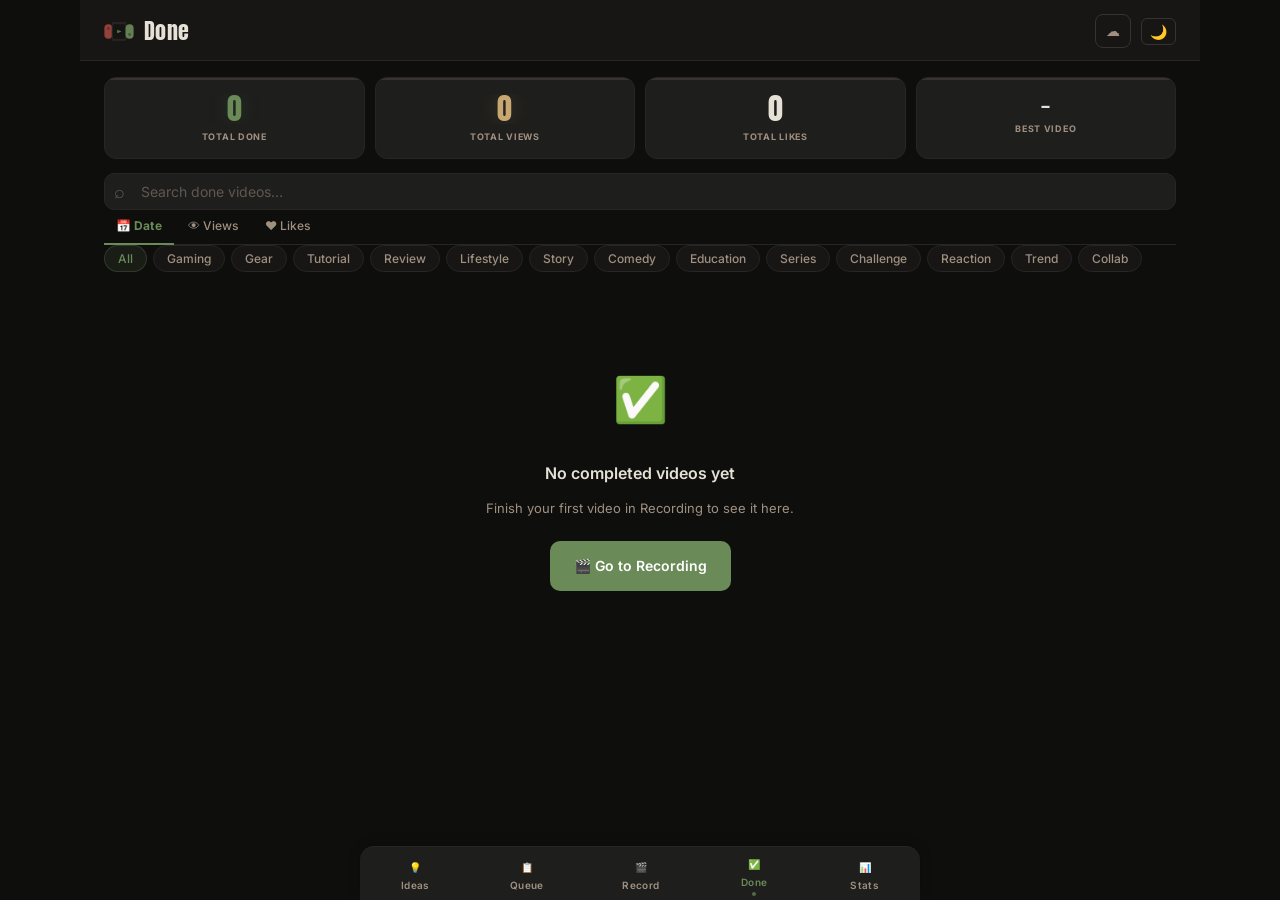
<file: done.html>
<!DOCTYPE html>
<html lang="en">
<head>
  <meta charset="UTF-8">
  <meta name="viewport" content="width=device-width, initial-scale=1.0">
  <title>SwitchVault — Done</title>
  <link rel="preconnect" href="https://fonts.googleapis.com">
  <link rel="preconnect" href="https://fonts.gstatic.com" crossorigin>
  <link href="https://fonts.googleapis.com/css2?family=Anton&family=Inter:wght@400;500;600&display=swap" rel="stylesheet">
  <link rel="preload" href="data.js" as="script">
  <link rel="manifest" href="manifest.json">
  <link rel="icon" type="image/svg+xml" href="data:image/svg+xml,%3Csvg xmlns='http://www.w3.org/2000/svg' viewBox='0 0 192 192'%3E%3Crect width='192' height='192' rx='32' fill='%23111110'/%3E%3Crect x='10' y='46' width='42' height='100' rx='21' fill='%23A0453F'/%3E%3Ccircle cx='31' cy='68' r='10' fill='rgba(0,0,0,.3)'/%3E%3Crect x='50' y='20' width='92' height='152' rx='10' fill='%23282523'/%3E%3Crect x='60' y='32' width='72' height='128' rx='6' fill='%23141412'/%3E%3Cpolygon points='80,84 112,96 80,108' fill='%236A8A58' opacity='.9'/%3E%3Crect x='140' y='46' width='42' height='100' rx='21' fill='%236A8A58'/%3E%3Ccircle cx='161' cy='124' r='10' fill='rgba(0,0,0,.3)'/%3E%3C/svg%3E">
  <meta name="theme-color" content="#0E0E0D">
  <meta name="apple-mobile-web-app-capable" content="yes">
  <meta name="apple-mobile-web-app-status-bar-style" content="black-translucent">
  <link rel="stylesheet" href="shared.css">
  <style>
    /* ── HEADER ── */
    .d-header {
      position: sticky; top: 0; z-index: 100;
      background: var(--s1); border-bottom: 1px solid var(--b1);
      padding: 14px clamp(12px,3vw,24px) 12px;
      display: flex; align-items: center; gap: 10px;
    }
    .app-logo { flex-shrink: 0; opacity: .92; display: flex; align-items: center; }
    .d-heading {
      font-family: 'Anton', sans-serif; font-size: 22px;
      font-weight: 400; color: var(--txt); letter-spacing: .02em; flex: 1;
    }
    .d-theme-toggle {
      background: none; border: 1px solid var(--b2); border-radius: 6px;
      color: var(--txt2); cursor: pointer; font-size: 14px; padding: 4px 8px;
      transition: all .15s; flex-shrink: 0;
    }
    .d-theme-toggle:hover { background: var(--s3); color: var(--txt); }

    /* ── HERO STATS ── */
    .hero-stats {
      display: grid; grid-template-columns: repeat(2, 1fr);
      gap: 10px; padding: 16px clamp(12px,3vw,24px) 0;
      position: relative; z-index: 1;
    }
    @media (min-width: 480px) { .hero-stats { grid-template-columns: repeat(4, 1fr); } }
    .hstat {
      background: var(--s2); border: 1px solid var(--b1);
      border-radius: var(--r-lg); padding: 16px 16px 14px;
      text-align: center; position: relative; overflow: hidden;
      transition: background .12s, border-color .15s, box-shadow .15s;
    }
    .hstat::before {
      content: ''; position: absolute; top: 0; left: 0; right: 0; height: 2px;
      background: var(--b2);
    }
    .hstat:hover { background: var(--s3); border-color: var(--b2); box-shadow: var(--shadow); }
    .hstat-n {
      font-family: 'Anton', sans-serif; font-size: 30px; font-weight: 400;
      color: var(--txt); line-height: 1; margin-bottom: 6px;
      overflow: hidden; text-overflow: ellipsis; white-space: nowrap;
    }
    .hstat-n.green { color: var(--teal); text-shadow: 0 0 20px rgba(106,138,88,.2); }
    .hstat-n.gold  { color: var(--gold); text-shadow: 0 0 20px rgba(200,168,112,.2); }
    .hstat-n.red   { color: var(--acc);  text-shadow: 0 0 20px rgba(160,69,63,.2); }
    .hstat-l { font-size: 9px; text-transform: uppercase; letter-spacing: .08em; color: var(--txt2); font-weight: 700; }

    /* ── SEARCH ── */
    .sbox {
      width: 100%; position: relative; display: flex; align-items: center;
    }
    .sbox-ico {
      position: absolute; left: 10px; font-size: 18px;
      color: var(--mut); pointer-events: none; line-height: 1;
    }
    .sbox input {
      width: 100%; background: var(--s2); border: 1px solid var(--b1);
      border-radius: 10px; color: var(--txt);
      font-size: 14px;
      padding: 9px 34px 9px 36px; outline: none; transition: border-color .15s, box-shadow .15s;
    }
    .sbox input::placeholder { color: var(--mut); }
    .sbox input:focus { border-color: var(--b3); box-shadow: 0 0 0 3px rgba(106,138,88,.1); }
    .sbox-clear {
      position: absolute; right: 8px; background: none; border: none;
      color: var(--mut); cursor: pointer; font-size: 12px; padding: 4px;
      display: none;
    }
    .sbox-clear:hover { color: var(--txt); }

    /* ── SORT + FILTER BAR ── */
    .d-controls {
      padding: 14px clamp(12px,3vw,24px) 0;
      display: flex; flex-direction: column; gap: 0;
      position: relative; z-index: 1;
    }
    .d-sort-bar {
      display: flex; gap: 2px; overflow-x: auto; scrollbar-width: none;
      border-bottom: 1px solid var(--b1); padding: 0;
    }
    .d-sort-bar::-webkit-scrollbar { display: none; }
    .sort-btn {
      background: none; border: none; border-bottom: 2px solid transparent;
      border-radius: 0; color: var(--txt2); cursor: pointer;
      font-size: 12px; font-weight: 500; padding: 8px 12px 10px;
      white-space: nowrap; transition: color .15s, border-color .15s;
      flex-shrink: 0; letter-spacing: .01em; margin-bottom: -1px;
    }
    .sort-btn:hover { color: var(--txt); }
    .sort-btn.on { color: var(--teal); border-bottom-color: var(--teal); font-weight: 700; }
    .sort-btn:active { opacity: .7; }

    .d-cats-row {
      display: flex; gap: 6px; overflow-x: auto; scrollbar-width: none; padding-bottom: 2px;
    }
    .d-cats-row::-webkit-scrollbar { display: none; }
    .chip {
      background: var(--s1); border: 1px solid var(--b1);
      border-radius: 20px; color: var(--txt2); cursor: pointer;
      font-size: 12px; font-weight: 500; padding: 5px 13px;
      white-space: nowrap; transition: all .15s; flex-shrink: 0;
    }
    .chip:hover { background: var(--s3); border-color: var(--b2); }
    .chip.on { background:rgba(106,138,88,.12); border-color:rgba(106,138,88,.28); color:var(--teal); }
    .chip:active { filter: brightness(.93); }

    /* ── BODY ── */
    .d-body {
      padding: 20px clamp(12px,3vw,24px) 24px;
      max-width: 720px;
      margin: 0 auto;
      position: relative; z-index: 1;
    }

    /* Month dividers */
    .d-month-header {
      display: flex; align-items: center; gap: 8px;
      font-size: 10px; font-weight: 700; letter-spacing: .1em; text-transform: uppercase;
      color: var(--txt2); margin: 22px 0 12px;
    }
    .d-month-header:first-child { margin-top: 4px; }
    .d-month-header::after { content: ''; flex: 1; height: 1px; background: var(--b1); }
    .d-month-count {
      font-size: 10px; font-weight: 600; color: var(--mut);
      background: var(--s2); border: 1px solid var(--b1);
      border-radius: 10px; padding: 1px 7px; letter-spacing: 0;
    }

    /* Cards */
    .d-card {
      background: var(--s2); border: 1px solid var(--b1);
      border-radius: var(--r-lg); margin-bottom: 12px;
      display: flex; overflow: hidden;
      transition: background .12s, border-color .15s, box-shadow .15s, transform .1s;
    }
    .d-card:hover { background: var(--s3); border-color: var(--b2); box-shadow: 0 4px 24px rgba(0,0,0,.22); }
    .d-card:active { transform: scale(.998); }
    .d-card-edge { width: 5px; flex-shrink: 0; background: var(--teal); }
    .d-card-main { flex: 1; padding: 14px 16px 12px; min-width: 0; }
    .d-card-title {
      font-size: 15px; font-weight: 600; color: var(--txt);
      margin-bottom: 8px; line-height: 1.4;
    }
    .d-card-tags { display: flex; gap: 5px; flex-wrap: wrap; margin-bottom: 9px; }
    .d-card-date {
      font-size: 10px; color: var(--txt2); margin-bottom: 9px; font-weight: 500;
    }
    .d-card-meta { display: flex; gap: 6px; align-items: center; margin-bottom: 9px; flex-wrap: wrap; }
    .d-dur-badge {
      font-size: 9px; font-weight: 700; letter-spacing: .05em;
      text-transform: uppercase; border-radius: 4px; padding: 2px 6px; border: 1px solid;
    }
    .d-dur-badge.quick  { color:var(--teal); background:rgba(106,138,88,.1);  border-color:rgba(106,138,88,.25); }
    .d-dur-badge.medium { color:var(--gold); background:rgba(200,168,112,.1); border-color:rgba(200,168,112,.25); }
    .d-dur-badge.full   { color:var(--acc);  background:rgba(160,69,63,.08);  border-color:rgba(160,69,63,.2); }
    .d-sched-badge {
      font-size: 9px; font-weight: 700; letter-spacing: .04em;
      text-transform: uppercase; color: var(--txt2);
      background: var(--s1); border: 1px solid var(--b2);
      border-radius: 4px; padding: 2px 6px;
    }

    /* Stats entry */
    .vstats-grid { display:grid; grid-template-columns:1fr 1fr; gap:8px; margin-top:12px; }
    .vstats-field { display:flex; flex-direction:column; gap:4px; }
    .vstats-label { font-size:9px; font-weight:700; text-transform:uppercase; letter-spacing:.07em; color:var(--txt2); }
    .vstats-input {
      width:100%; background:var(--s1); border:1px solid var(--b1);
      border-radius:6px; color:var(--txt);
      font-size:13px; padding:6px 9px; outline:none;
      transition:border-color .15s, box-shadow .15s;
    }
    .vstats-input:focus { border-color:var(--teal); box-shadow: 0 0 0 3px rgba(106,138,88,.1); }
    .vstats-total-row {
      grid-column:1/-1; font-size:10px; color:var(--txt2);
      padding-top:6px; border-top:1px solid var(--b1); margin-top:2px;
      font-weight: 600; letter-spacing: .03em;
    }

    .d-card-actions { display: flex; gap: 6px; flex-wrap: wrap; margin-top: 12px; }
    .d-btn {
      background: var(--s1); border: 1px solid var(--b2); border-radius: 8px;
      color: var(--txt2); cursor: pointer; font-size: 12px; font-weight: 600;
      padding: 7px 15px; white-space: nowrap; transition: all .15s; letter-spacing: .02em;
    }
    .d-btn:hover { background: var(--s3); color: var(--txt); border-color: var(--b3); }
    .d-btn:active { filter: brightness(.9); transform: scale(.97); }

    /* Empty state */
    .d-empty {
      text-align: center; color: var(--txt2); font-size: 13px;
      padding: 64px 24px; line-height: 1.9; position: relative; z-index: 1;
    }
    .d-empty-ico { font-size: 44px; margin-bottom: 16px; }
    .d-empty-title { font-size: 16px; font-weight: 600; color: var(--txt); margin-bottom: 8px; }
    .d-empty-cta {
      display: inline-flex; align-items: center; gap: 6px;
      margin-top: 20px; background: var(--teal); border: none; border-radius: 10px;
      color: #fff; font-family: 'Inter', sans-serif; font-size: 14px; font-weight: 600;
      padding: 12px 24px; cursor: pointer; text-decoration: none;
      transition: opacity .15s;
    }
    .d-empty-cta:hover { opacity: .85; }

    /* ── BOTTOM NAV ── */
    .bnav-btn.active { color: var(--teal); }

    /* ── TOAST ── */
    .toast {
      position: fixed; bottom: 80px; left: 50%;
      transform: translateX(-50%) translateY(12px);
      background: var(--s3); border: 1px solid var(--b3); color: var(--txt);
      border-radius: 20px; padding: 9px 18px; font-size: 13px; font-weight: 500;
      pointer-events: none; opacity: 0; visibility: hidden;
      transition: opacity .22s var(--ease), transform .22s var(--ease), visibility .22s;
      white-space: nowrap; z-index: 500; box-shadow: 0 4px 20px rgba(0,0,0,.35);
    }
    .toast.show { opacity: 1; visibility: visible; transform: translateX(-50%) translateY(0); }

    /* ── LIGHT MODE ── */
    html.light .vstats-input { background: var(--s2); }

    /* ── FADE IN ── */
    .hero-stats, .d-controls, .d-body, .toast { animation: fadeIn .25s ease both; }
    .hero-stats { animation-delay: .05s; }
    .d-controls { animation-delay: .08s; }
    .d-body { animation-delay: .1s; }

    /* ── MOBILE ── */
    @media (max-width: 640px) {
      .d-header { padding: 10px 12px; }
      .d-heading { font-size: 17px; }
      .app-logo { display: none; }
      .d-body { padding: 12px 12px 24px; }
      .d-btn { padding: 9px 14px; font-size: 12px; min-height: 38px; }
      .d-card-main { padding: 12px 14px; }
      .d-card-title { font-size: 13px; }
    }

    @media (min-width: 768px) {
      .d-sort-bar, .d-cats-row {
        overflow-x: visible;
        flex-wrap: wrap;
      }
    }

    @media (min-width: 900px) {
      .d-body { max-width: 1120px; padding-bottom: 80px; }
      .d-header { max-width: 1120px; margin: 0 auto; }
      .d-controls { max-width: 1120px; margin-left: auto; margin-right: auto; }
      .hero-stats { max-width: 1120px; margin-left: auto; margin-right: auto; }
      #d-body {
        display: grid;
        grid-template-columns: 1fr 1fr;
        gap: 12px;
        align-items: start;
      }
      #d-body .d-card { margin-bottom: 0; }
      .d-empty { grid-column: 1 / -1; }
    }

  </style>
</head>
<body>

  <!-- Header -->
  <div class="d-header">
    <div class="app-logo" title="SwitchVault">
      <svg viewBox="0 0 40 26" width="30" height="19" fill="none" xmlns="http://www.w3.org/2000/svg">
        <rect x="0" y="3" width="11" height="20" rx="5.5" fill="#A0453F"/>
        <circle cx="5.5" cy="9" r="2" fill="rgba(0,0,0,.3)"/>
        <rect x="10" y="0" width="20" height="26" rx="2" fill="#282523"/>
        <rect x="12" y="3" width="16" height="20" rx="1.5" fill="#141412"/>
        <polygon points="17.5,10.5 23.5,13 17.5,15.5" fill="#6A8A58" opacity=".9"/>
        <rect x="29" y="3" width="11" height="20" rx="5.5" fill="#6A8A58"/>
        <circle cx="34.5" cy="17" r="2" fill="rgba(0,0,0,.3)"/>
      </svg>
    </div>
    <h2 class="d-heading">Done</h2>
    <a class="hdr-icon-btn" href="index.html#sync" title="Cloud sync" aria-label="Cloud sync">☁</a>
    <button class="d-theme-toggle" id="d-theme-toggle" title="Toggle light/dark">🌙</button>
  </div>

  <!-- Hero stats -->
  <div class="hero-stats">
    <div class="hstat">
      <div class="hstat-n green" id="hs-done">0</div>
      <div class="hstat-l">Total Done</div>
    </div>
    <div class="hstat">
      <div class="hstat-n gold" id="hs-views">0</div>
      <div class="hstat-l">Total Views</div>
    </div>
    <div class="hstat">
      <div class="hstat-n" id="hs-likes">0</div>
      <div class="hstat-l">Total Likes</div>
    </div>
    <div class="hstat">
      <div class="hstat-n" id="hs-best" style="font-size:16px;line-height:1.4">—</div>
      <div class="hstat-l">Best Video</div>
    </div>
  </div>

  <!-- Controls -->
  <div class="d-controls">
    <div class="sbox">
      <span class="sbox-ico">⌕</span>
      <input id="d-search" type="text" placeholder="Search done videos…" autocomplete="off" spellcheck="false"/>
      <button class="sbox-clear" id="d-clear">✕</button>
    </div>
    <div class="d-sort-bar">
      <button class="sort-btn on" data-dsort="date">📅 Date</button>
      <button class="sort-btn" data-dsort="views">👁 Views</button>
      <button class="sort-btn" data-dsort="likes">❤️ Likes</button>
    </div>
    <div class="d-cats-row" id="d-cats">
      <button class="chip on" data-dc="all">All</button>
      <button class="chip" data-dc="gaming">Gaming</button>
      <button class="chip" data-dc="gear">Gear</button>
      <button class="chip" data-dc="tutorial">Tutorial</button>
      <button class="chip" data-dc="review">Review</button>
      <button class="chip" data-dc="lifestyle">Lifestyle</button>
      <button class="chip" data-dc="story">Story</button>
      <button class="chip" data-dc="comedy">Comedy</button>
      <button class="chip" data-dc="education">Education</button>
      <button class="chip" data-dc="series">Series</button>
      <button class="chip" data-dc="challenge">Challenge</button>
      <button class="chip" data-dc="reaction">Reaction</button>
      <button class="chip" data-dc="trend">Trend</button>
      <button class="chip" data-dc="collab">Collab</button>
    </div>
  </div>

  <!-- Done content -->
  <div id="d-body" class="d-body"></div>

  <!-- Toast -->
  <div class="toast" id="toast"></div>

  <!-- Bottom nav -->
  <nav class="bottom-nav">
    <a class="bnav-btn" href="index.html"><span>💡</span><span>Ideas</span></a>
    <a class="bnav-btn" href="queue.html"><span>📋</span><span>Queue</span></a>
    <a class="bnav-btn" href="production.html"><span>🎬</span><span>Record</span></a>
    <a class="bnav-btn active" href="done.html"><span>✅</span><span>Done</span></a>
    <a class="bnav-btn" href="stats.html"><span>📊</span><span>Stats</span></a>
  </nav>

  <script src="shared.js"></script>
  <script src="data.js"></script>
  <script>
    const KEYS = {
      favs:'sv_favs', done:'sv_done', notes:'sv_notes', pris:'sv_pris',
      scheds:'sv_scheds', custom:'sv_custom', durations:'sv_durations',
      rejected:'sv_rejected', producing:'sv_producing', light:'sv_light',
      vstats:'sv_vstats', streakhist:'sv_streakhist',
    };
    const TC = {
      gaming:   {cls:'tgaming',   l:'Gaming'},
      gear:     {cls:'tgear',     l:'Gear'},
      tutorial: {cls:'ttutorial', l:'Tutorial'},
      review:   {cls:'treview',   l:'Review'},
      lifestyle:{cls:'tlifestyle',l:'Lifestyle'},
      story:    {cls:'tstory',    l:'Story'},
      education:{cls:'teducation',l:'Education'},
      challenge:{cls:'tchallenge',l:'Challenge'},
      reaction: {cls:'treaction', l:'Reaction'},
      trend:    {cls:'ttrend',    l:'Trend'},
      comedy:   {cls:'tcomedy',   l:'Comedy'},
      collab:   {cls:'tcollab',   l:'Collab'},
      series:   {cls:'tseries',   l:'Series'},
    };
    const DUR_LABELS = {quick:'⚡ Quick', medium:'⏳ Medium', full:'🎬 Full day'};

    // State
    let favs = new Set(), done = new Set(), producing = new Set(), rejected = new Set();
    let notes = {}, pris = {}, scheds = {}, durations = {}, customIdeas = [];
    let vstats = {}, streakHistory = [];
    let sortMode = 'date', filterCat = 'all', searchQ = '';

    function getIdea(i) {
      return i < window.ALL_IDEAS.length
        ? window.ALL_IDEAS[i]
        : customIdeas[i - window.ALL_IDEAS.length];
    }

    let _toastTimer;
    function showToast(msg) {
      const el = document.getElementById('toast');
      el.textContent = msg; el.classList.add('show');
      clearTimeout(_toastTimer);
      _toastTimer = setTimeout(() => el.classList.remove('show'), 2200);
    }

    function loadState() {
      try { const v = lsGet(KEYS.favs);       if(v) favs       = new Set(JSON.parse(v)); } catch(e){}
      try { const v = lsGet(KEYS.done);       if(v) done       = new Set(JSON.parse(v)); } catch(e){}
      try { const v = lsGet(KEYS.producing);  if(v) producing  = new Set(JSON.parse(v)); } catch(e){}
      try { const v = lsGet(KEYS.rejected);   if(v) rejected   = new Set(JSON.parse(v)); } catch(e){}
      try { const v = lsGet(KEYS.notes);      if(v) notes      = JSON.parse(v); } catch(e){}
      try { const v = lsGet(KEYS.pris);       if(v) pris       = JSON.parse(v); } catch(e){}
      try { const v = lsGet(KEYS.scheds);     if(v) scheds     = JSON.parse(v); } catch(e){}
      try { const v = lsGet(KEYS.durations);  if(v) durations  = JSON.parse(v); } catch(e){}
      try { const v = lsGet(KEYS.custom);     if(v) customIdeas = JSON.parse(v); } catch(e){}
      try { const v = lsGet(KEYS.vstats);     if(v) vstats     = JSON.parse(v); } catch(e){}
      try { const v = lsGet(KEYS.streakhist); if(v) streakHistory = JSON.parse(v); } catch(e){}
      const lightOn = lsGet(KEYS.light) === '1';
      document.documentElement.classList.toggle('light', lightOn);
    }

    let _saveTimer;
    function saveState() {
      clearTimeout(_saveTimer);
      _saveTimer = setTimeout(_flush, 300);
    }
    function _flush() {
      lsSet(KEYS.done,     JSON.stringify([...done]));
      lsSet(KEYS.producing,JSON.stringify([...producing]));
      lsSet(KEYS.vstats,   JSON.stringify(vstats));
    }
    window.addEventListener('pagehide', () => { clearTimeout(_saveTimer); _flush(); });

    function getVStats(i) {
      if (!vstats[i]) vstats[i] = {views:0, likes:0, comments:0, shares:0, postDate:''};
      return vstats[i];
    }

    function getDoneDate(i) {
      // Look through streakHistory for most recent entry with this id
      const entries = streakHistory.filter(h => h.id === i);
      if (!entries.length) return '';
      const latest = entries[entries.length - 1];
      try {
        return new Date(latest.date + 'T00:00:00').toLocaleDateString('en-US', {month:'long', day:'numeric', year:'numeric'});
      } catch(e) { return latest.date; }
    }

    function getDoneDateISO(i) {
      const entries = streakHistory.filter(h => h.id === i);
      if (entries.length) return entries[entries.length - 1].date;
      return vstats[i]?.postDate || null;
    }

    function updateHeroStats() {
      const doneArr = [...done];
      const totalDone = doneArr.length;

      let totalViews = 0, totalLikes = 0;
      let bestViews = -1, bestTitle = '—';

      doneArr.forEach(i => {
        const s = vstats[i];
        if (s) {
          totalViews += (s.views || 0);
          totalLikes += (s.likes || 0);
          if ((s.views || 0) > bestViews) {
            bestViews = s.views || 0;
            const idea = getIdea(i);
            if (idea) {
              bestTitle = idea.t.length > 14 ? idea.t.slice(0, 12) + '…' : idea.t;
            }
          }
        }
      });

      document.getElementById('hs-done').textContent  = totalDone;
      document.getElementById('hs-views').textContent = totalViews.toLocaleString();
      document.getElementById('hs-likes').textContent = totalLikes.toLocaleString();
      document.getElementById('hs-best').textContent  = bestViews > 0 ? bestTitle : '—';
    }

    function sortDone(arr) {
      if (sortMode === 'views') {
        return [...arr].sort((a, b) => ((vstats[b]?.views || 0) - (vstats[a]?.views || 0)));
      }
      if (sortMode === 'likes') {
        return [...arr].sort((a, b) => ((vstats[b]?.likes || 0) - (vstats[a]?.likes || 0)));
      }
      // date: use streakHistory date, most recent first
      return [...arr].sort((a, b) => {
        const da = streakHistory.filter(h => h.id === a).slice(-1)[0]?.date || '';
        const db = streakHistory.filter(h => h.id === b).slice(-1)[0]?.date || '';
        return db < da ? -1 : db > da ? 1 : 0;
      });
    }

    function render() {
      const body = document.getElementById('d-body');
      updateHeroStats();

      const doneAll = [...done];

      if (!doneAll.length) {
        body.innerHTML = `<div class="d-empty">
          <div class="d-empty-ico">✅</div>
          <div class="d-empty-title">No completed videos yet</div>
          <p>Finish your first video in Recording to see it here.</p>
          <a class="d-empty-cta" href="production.html">🎬 Go to Recording</a>
        </div>`;
        return;
      }

      // Filter + sort
      const filtered = sortDone(doneAll).filter(i => {
        const idea = getIdea(i);
        if (!idea) return false;
        if (filterCat !== 'all' && !idea.tags.includes(filterCat)) return false;
        if (searchQ && !idea.t.toLowerCase().includes(searchQ)) return false;
        return true;
      });

      if (!filtered.length) {
        body.innerHTML = `<div class="d-empty">
          <div class="d-empty-ico">🔍</div>
          <div class="d-empty-title">No matches</div>
          Try a different search or category filter.
        </div>`;
        return;
      }

      // Group by month (newest first)
      const monthGroups = new Map(); // 'YYYY-MM' -> ids[]
      const ungrouped = [];
      filtered.forEach(i => {
        const iso = getDoneDateISO(i);
        if (iso) {
          const mk = iso.slice(0, 7);
          if (!monthGroups.has(mk)) monthGroups.set(mk, []);
          monthGroups.get(mk).push(i);
        } else {
          ungrouped.push(i);
        }
      });
      const sortedMonths = [...monthGroups.keys()].sort().reverse();

      function cardHTML(i) {
        const idea = getIdea(i);
        if (!idea) return '';
        const tags = idea.tags.map(t => {
          const c = TC[t] || {cls:'tgaming', l:t};
          return `<span class="tag ${c.cls}">${c.l}</span>`;
        }).join('');
        const dateStr = getDoneDate(i);
        const dateHtml = dateStr ? `<div class="d-card-date">Done: ${dateStr}</div>` : '';
        const durHtml  = durations[i] ? `<span class="d-dur-badge ${durations[i]}">${DUR_LABELS[durations[i]] || durations[i]}</span>` : '';
        const schedFormatted = scheds[i] ? (() => {
          try { return new Date(scheds[i] + 'T00:00:00').toLocaleDateString('en-US', {month:'short', day:'numeric'}); }
          catch(e) { return scheds[i]; }
        })() : '';
        const schedHtml = scheds[i] ? `<span class="d-sched-badge">Sched: ${schedFormatted}</span>` : '';
        const metaHtml  = (durHtml || schedHtml) ? `<div class="d-card-meta">${durHtml}${schedHtml}</div>` : '';
        const s = getVStats(i);
        const totalEngagement = (s.views || 0) + (s.likes || 0) + (s.comments || 0) + (s.shares || 0);
        return `<div class="d-card">
          <div class="d-card-edge"></div>
          <div class="d-card-main">
            <div class="d-card-title">${idea.t}</div>
            <div class="d-card-tags">${tags}</div>
            ${dateHtml}${metaHtml}
            <div class="vstats-grid">
              <div class="vstats-field">
                <label class="vstats-label" for="vs-views-${i}">Views</label>
                <input class="vstats-input" id="vs-views-${i}" type="number" min="0" placeholder="0"
                  value="${s.views || ''}" data-idea-id="${i}" data-field="views">
              </div>
              <div class="vstats-field">
                <label class="vstats-label" for="vs-likes-${i}">Likes</label>
                <input class="vstats-input" id="vs-likes-${i}" type="number" min="0" placeholder="0"
                  value="${s.likes || ''}" data-idea-id="${i}" data-field="likes">
              </div>
              <div class="vstats-field">
                <label class="vstats-label" for="vs-comments-${i}">Comments</label>
                <input class="vstats-input" id="vs-comments-${i}" type="number" min="0" placeholder="0"
                  value="${s.comments || ''}" data-idea-id="${i}" data-field="comments">
              </div>
              <div class="vstats-field">
                <label class="vstats-label" for="vs-shares-${i}">Shares</label>
                <input class="vstats-input" id="vs-shares-${i}" type="number" min="0" placeholder="0"
                  value="${s.shares || ''}" data-idea-id="${i}" data-field="shares">
              </div>
              <div class="vstats-field" style="grid-column:1/-1">
                <label class="vstats-label" for="vs-post-${i}">Posted</label>
                <input class="vstats-input" id="vs-post-${i}" type="date"
                  value="${s.postDate || ''}" data-idea-id="${i}" data-field="postDate">
              </div>
              ${totalEngagement > 0 ? `<div class="vstats-total-row">Total engagement: ${totalEngagement.toLocaleString()}</div>` : ''}
            </div>
            <div class="d-card-actions">
              <button class="d-btn" data-undo="${i}">↩ Undo Done</button>
            </div>
          </div>
        </div>`;
      }

      function monthLabel(mk) {
        try {
          return new Date(mk + '-01T00:00:00').toLocaleDateString('en-US', {month:'long', year:'numeric'});
        } catch(e) { return mk; }
      }

      let html = '';
      const showDividers = filtered.length > 1 && (monthGroups.size > 1 || (monthGroups.size === 1 && ungrouped.length));
      sortedMonths.forEach(mk => {
        const ids = monthGroups.get(mk);
        if (showDividers) {
          html += `<div class="d-month-header"><span>${monthLabel(mk)}</span><span class="d-month-count">${ids.length} video${ids.length > 1 ? 's' : ''}</span></div>`;
        }
        html += ids.map(cardHTML).join('');
      });
      if (ungrouped.length) {
        if (showDividers) {
          html += `<div class="d-month-header"><span>Unknown date</span><span class="d-month-count">${ungrouped.length} video${ungrouped.length > 1 ? 's' : ''}</span></div>`;
        }
        html += ungrouped.map(cardHTML).join('');
      }

      body.innerHTML = html;
    }

    // Stats input handler (event delegation on body)
    document.getElementById('d-body').addEventListener('change', e => {
      const input = e.target.closest('.vstats-input');
      if (!input) return;
      const ideaId = +input.dataset.ideaId;
      const field  = input.dataset.field;
      const s = getVStats(ideaId);
      if (field === 'postDate') {
        s.postDate = input.value;
      } else {
        s[field] = parseInt(input.value, 10) || 0;
      }
      lsSet(KEYS.vstats, JSON.stringify(vstats));
      updateHeroStats();
      // Update the inline total engagement row immediately
      const card = input.closest('.d-card');
      if (card) {
        const total = (s.views||0) + (s.likes||0) + (s.comments||0) + (s.shares||0);
        let totalRow = card.querySelector('.vstats-total-row');
        if (totalRow) {
          if (total > 0) totalRow.textContent = 'Total engagement: ' + total.toLocaleString();
          else totalRow.remove();
        } else if (total > 0) {
          const grid = card.querySelector('.vstats-grid');
          if (grid) {
            totalRow = document.createElement('div');
            totalRow.className = 'vstats-total-row';
            totalRow.style.gridColumn = '1/-1';
            totalRow.textContent = 'Total engagement: ' + total.toLocaleString();
            grid.appendChild(totalRow);
          }
        }
      }
    });

    // Undo done
    document.getElementById('d-body').addEventListener('click', e => {
      const undoBtn = e.target.closest('[data-undo]');
      if (!undoBtn) return;
      const i = +undoBtn.dataset.undo;
      done.delete(i);
      producing.add(i);
      saveState();
      render();
      showToast('Moved back to Recording');
    });

    // Search
    const dSearchEl = document.getElementById('d-search');
    const dClearEl  = document.getElementById('d-clear');
    dSearchEl.addEventListener('input', () => {
      searchQ = dSearchEl.value.trim().toLowerCase();
      dClearEl.style.display = searchQ ? '' : 'none';
      render();
    });
    dClearEl.addEventListener('click', () => {
      searchQ = ''; dSearchEl.value = ''; dClearEl.style.display = 'none'; render();
    });

    // Category chips
    document.getElementById('d-cats').addEventListener('click', e => {
      const btn = e.target.closest('[data-dc]');
      if (!btn) return;
      filterCat = btn.dataset.dc;
      document.querySelectorAll('[data-dc]').forEach(b => b.classList.toggle('on', b.dataset.dc === filterCat));
      render();
    });

    // Sort buttons
    document.querySelectorAll('[data-dsort]').forEach(btn => {
      btn.addEventListener('click', function() {
        sortMode = this.dataset.dsort;
        document.querySelectorAll('[data-dsort]').forEach(b => b.classList.toggle('on', b.dataset.dsort === sortMode));
        render();
      });
    });

    // Theme toggle
    (function() {
      const btn = document.getElementById('d-theme-toggle');
      const lightOn = lsGet(KEYS.light) === '1';
      btn.textContent = lightOn ? '☀' : '🌙';
      btn.addEventListener('click', function() {
        const on = document.documentElement.classList.toggle('light');
        this.textContent = on ? '☀' : '🌙';
        lsSet(KEYS.light, on ? '1' : '0');
      });
    })();

    // Boot
    loadState();
    render();
  </script>
</body>
</html>
</file>
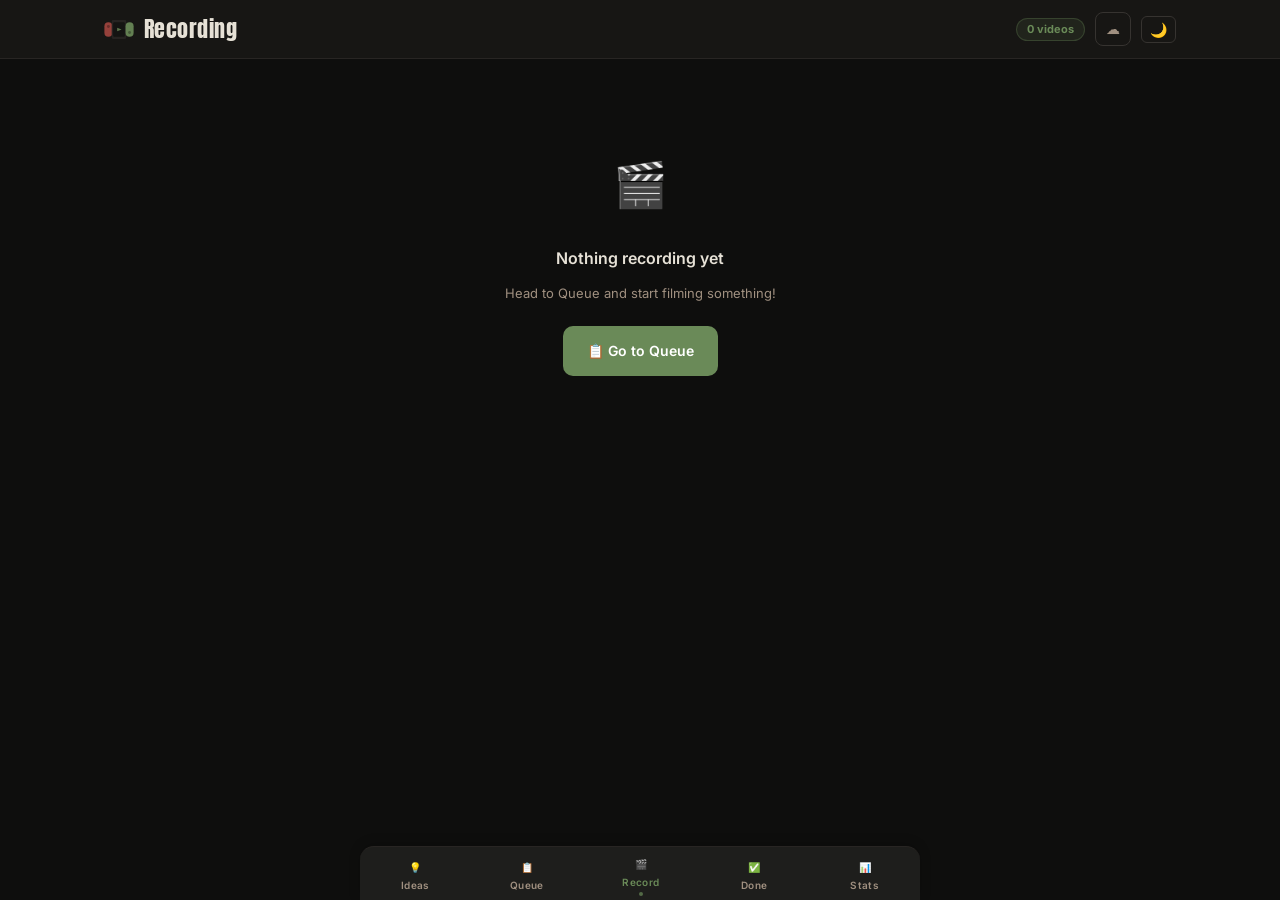
<file: production.html>
<!DOCTYPE html>
<html lang="en">
<head>
  <meta charset="UTF-8">
  <meta name="viewport" content="width=device-width, initial-scale=1.0">
  <title>SwitchVault — Recording</title>
  <link rel="preconnect" href="https://fonts.googleapis.com">
  <link rel="preconnect" href="https://fonts.gstatic.com" crossorigin>
  <link href="https://fonts.googleapis.com/css2?family=Anton&family=Inter:wght@400;500;600&display=swap" rel="stylesheet">
  <link rel="preload" href="data.js" as="script">
  <link rel="manifest" href="manifest.json">
  <link rel="icon" type="image/svg+xml" href="data:image/svg+xml,%3Csvg xmlns='http://www.w3.org/2000/svg' viewBox='0 0 192 192'%3E%3Crect width='192' height='192' rx='32' fill='%23111110'/%3E%3Crect x='10' y='46' width='42' height='100' rx='21' fill='%23A0453F'/%3E%3Ccircle cx='31' cy='68' r='10' fill='rgba(0,0,0,.3)'/%3E%3Crect x='50' y='20' width='92' height='152' rx='10' fill='%23282523'/%3E%3Crect x='60' y='32' width='72' height='128' rx='6' fill='%23141412'/%3E%3Cpolygon points='80,84 112,96 80,108' fill='%236A8A58' opacity='.9'/%3E%3Crect x='140' y='46' width='42' height='100' rx='21' fill='%236A8A58'/%3E%3Ccircle cx='161' cy='124' r='10' fill='rgba(0,0,0,.3)'/%3E%3C/svg%3E">
  <meta name="theme-color" content="#0E0E0D">
  <meta name="apple-mobile-web-app-capable" content="yes">
  <meta name="apple-mobile-web-app-status-bar-style" content="black-translucent">
  <link rel="stylesheet" href="shared.css">
  <style>
    /* ── TOOLBAR ── */
    .p-toolbar {
      position: sticky; top: 0; z-index: 100;
      background: var(--s1); border-bottom: 1px solid var(--b1);
      width: 100%; max-width: 100%;
    }
    .p-toolbar-top {
      padding: 12px clamp(12px,3vw,24px) 12px;
      display: flex; align-items: center; gap: 10px;
    }
    .app-logo { flex-shrink: 0; opacity: .92; display: flex; align-items: center; }
    .p-heading {
      font-family: 'Anton', sans-serif; font-size: 22px;
      font-weight: 400; color: var(--txt); letter-spacing: .02em; flex: 1;
      white-space: nowrap; overflow: hidden; text-overflow: ellipsis;
    }
    .p-count-badge {
      background: rgba(106,138,88,.12); border: 1px solid rgba(106,138,88,.3);
      border-radius: 20px; color: var(--teal); font-size: 11px; font-weight: 700;
      padding: 2px 10px; white-space: nowrap; flex-shrink: 0;
    }

    /* Progress bar */
    .p-progress {
      background: var(--s1); border-bottom: 1px solid var(--b0);
      padding: 8px clamp(12px,3vw,24px);
      display: flex; align-items: center; gap: 10px;
    }
    .p-prog-track {
      flex: 1; height: 6px; background: var(--b1); border-radius: 3px; overflow: hidden;
    }
    .p-prog-fill {
      height: 100%; border-radius: 3px;
      background: linear-gradient(90deg, var(--teal), var(--blue));
      transition: width .4s ease;
    }
    .p-prog-label { font-size: 11px; color: var(--txt2); white-space: nowrap; }
    .p-prog-label b { color: var(--txt); }

    /* Theme toggle */
    .p-theme-toggle {
      background: none; border: 1px solid var(--b2); border-radius: 6px;
      color: var(--txt2); cursor: pointer; font-size: 14px; padding: 4px 8px;
      transition: all .15s; flex-shrink: 0;
    }
    .p-theme-toggle:hover { background: var(--s3); color: var(--txt); }

    /* ── BODY ── */
    .p-body {
      padding: 20px clamp(12px,3vw,24px) 24px;
      max-width: 720px;
      margin: 0 auto;
      position: relative; z-index: 1;
    }

    /* Cards */
    .p-card {
      background: var(--s2); border: 1px solid var(--b1);
      border-radius: var(--r-lg); margin-bottom: 12px;
      display: flex; overflow: hidden;
      transition: background .12s, border-color .15s, box-shadow .15s, transform .1s;
    }
    .p-card:hover { background: var(--s3); border-color: var(--b2); box-shadow: 0 4px 24px rgba(0,0,0,.22); }
    .p-card:active { transform: scale(.998); }
    .p-card-edge { width: 5px; flex-shrink: 0; background: var(--teal); }
    .p-card-main { flex: 1; padding: 14px 16px 12px; min-width: 0; }
    .p-card-title {
      font-size: 15px; font-weight: 600; color: var(--txt);
      margin-bottom: 8px; line-height: 1.4;
    }
    .p-card-tags { display: flex; gap: 5px; flex-wrap: wrap; margin-bottom: 9px; }
    .p-card-note {
      font-size: 11px; color: var(--txt2); margin-bottom: 9px;
      font-style: italic;
      display: -webkit-box; -webkit-line-clamp: 2;
      -webkit-box-orient: vertical; overflow: hidden;
    }
    .p-card-meta { display: flex; gap: 6px; align-items: center; margin-bottom: 9px; flex-wrap: wrap; }
    .p-dur-badge {
      font-size: 9px; font-weight: 700; letter-spacing: .05em;
      text-transform: uppercase; border-radius: 4px; padding: 2px 6px; border: 1px solid;
    }
    .p-dur-badge.quick  { color:var(--teal); background:rgba(106,138,88,.1);  border-color:rgba(106,138,88,.25); }
    .p-dur-badge.medium { color:var(--gold); background:rgba(200,168,112,.1); border-color:rgba(200,168,112,.25); }
    .p-dur-badge.full   { color:var(--acc);  background:rgba(160,69,63,.08);  border-color:rgba(160,69,63,.2); }
    .p-sched-badge {
      font-size: 9px; font-weight: 700; letter-spacing: .04em;
      text-transform: uppercase; color: var(--txt2);
      background: var(--s1); border: 1px solid var(--b2);
      border-radius: 4px; padding: 2px 6px;
    }

    /* ── CHECKLIST ── */
    .p-checklist {
      background: var(--s1); border: 1px solid var(--b1);
      border-radius: var(--r-lg); padding: 4px 12px; margin-bottom: 10px;
    }
    .p-check-item {
      display: flex; align-items: center; gap: 12px;
      padding: 11px 4px; cursor: pointer; user-select: none;
      border-bottom: 1px solid var(--b0);
      border-radius: 6px; transition: background .1s;
      margin: 0 -4px; padding-left: 8px; padding-right: 8px;
    }
    .p-check-item:last-child { border-bottom: none; }
    .p-check-item:hover { background: var(--s2); }
    .p-check-item:hover .p-check-box { border-color: var(--teal); }
    .p-check-box {
      width: 20px; height: 20px; border-radius: 5px; flex-shrink: 0;
      border: 1.5px solid var(--b3); background: var(--s2);
      display: flex; align-items: center; justify-content: center;
      transition: all .15s var(--ease); font-size: 12px; font-weight: 700;
    }
    .p-check-box.checked {
      background: var(--teal); border-color: var(--teal); color: #fff;
    }
    .p-check-label {
      font-size: 13px; color: var(--txt); transition: color .15s;
      font-weight: 500;
    }
    .p-check-item.done-step .p-check-label {
      color: var(--mut); text-decoration: line-through; font-weight: 400;
    }

    /* Mini progress bar */
    .p-mini-prog { margin-top: 10px; margin-bottom: 4px; }
    .p-mini-prog-header { display: flex; justify-content: space-between; align-items: center; margin-bottom: 5px; }
    .p-mini-prog-steps { font-size: 10px; color: var(--txt2); }
    .p-mini-prog-pct { font-size: 10px; font-weight: 700; color: var(--txt2); }
    .p-mini-prog-track {
      width: 100%; height: 4px; background: var(--b1); border-radius: 3px; overflow: hidden;
    }
    .p-mini-prog-fill {
      height: 100%; border-radius: 3px;
      background: linear-gradient(90deg, var(--teal), var(--blue));
      transition: width .35s var(--ease);
    }
    .p-mini-prog-fill.all-done { background: linear-gradient(90deg, #4CAF50, #6dbb6d); }

    .p-card-actions { display: flex; gap: 6px; flex-wrap: wrap; }
    .p-btn {
      background: var(--s1); border: 1px solid var(--b2); border-radius: 8px;
      color: var(--txt2); cursor: pointer; font-size: 12px; font-weight: 600;
      padding: 7px 15px; white-space: nowrap; transition: all .15s; letter-spacing: .02em;
      font-family: 'Inter', sans-serif;
    }
    .p-btn:hover { background: var(--s3); color: var(--txt); border-color: var(--b3); }
    .p-btn.primary { background:rgba(106,138,88,.13); border-color:rgba(106,138,88,.35); color:var(--teal); font-weight: 700; }
    .p-btn.primary:hover { background:rgba(106,138,88,.22); border-color:rgba(106,138,88,.5); }
    .p-btn:active { filter: brightness(.9); transform: scale(.97); }

    /* Empty state */
    .p-empty {
      text-align: center; color: var(--txt2); font-size: 13px;
      padding: 64px 24px; line-height: 1.9; position: relative; z-index: 1;
    }
    .p-empty-ico { font-size: 44px; margin-bottom: 16px; }
    .p-empty-title { font-size: 16px; font-weight: 600; color: var(--txt); margin-bottom: 8px; }
    .p-empty-cta {
      display: inline-flex; align-items: center; gap: 6px;
      margin-top: 20px; background: var(--teal); border: none; border-radius: 10px;
      color: #fff; font-family: 'Inter', sans-serif; font-size: 14px; font-weight: 600;
      padding: 12px 24px; cursor: pointer; text-decoration: none;
      transition: opacity .15s;
    }
    .p-empty-cta:hover { opacity: .85; }

    /* ── BOTTOM NAV ── */
    .bnav-btn.active { color: var(--teal); }

    /* ── TOAST ── */
    .toast {
      position: fixed; bottom: 80px; left: 50%;
      transform: translateX(-50%) translateY(12px);
      background: var(--s3); border: 1px solid var(--b3); color: var(--txt);
      border-radius: 20px; padding: 9px 18px; font-size: 13px; font-weight: 500;
      pointer-events: none; opacity: 0; visibility: hidden;
      transition: opacity .22s var(--ease), transform .22s var(--ease), visibility .22s;
      white-space: nowrap; z-index: 500; box-shadow: 0 4px 20px rgba(0,0,0,.35);
    }
    .toast.show { opacity: 1; visibility: visible; transform: translateX(-50%) translateY(0); }

    /* ── LIGHT MODE ── */
    html.light .p-check-box { background: var(--s1); }

    /* ── FADE IN ── */
    .p-body, .toast { animation: fadeIn .25s ease both; }

    /* ── MOBILE ── */
    @media (max-width: 640px) {
      .p-toolbar-top { padding: 10px 12px 10px; }
      .p-heading { font-size: 17px; }
      .app-logo { display: none; }
      .p-body { padding: 12px 12px 24px; }
      .p-btn { padding: 9px 14px; font-size: 12px; min-height: 38px; }
      .p-card-main { padding: 12px 14px; }
      .p-card-title { font-size: 13px; }
    }

    @media (min-width: 900px) {
      .p-body { max-width: 1120px; padding-bottom: 80px; }
      .p-toolbar-top, .p-progress { max-width: 1120px; margin: 0 auto; }
      #p-body {
        display: grid;
        grid-template-columns: 1fr 1fr;
        gap: 12px;
        align-items: start;
      }
      #p-body .p-card { margin-bottom: 0; }
      .p-empty { grid-column: 1 / -1; }
    }

  </style>
</head>
<body>

  <!-- Toolbar -->
  <div class="p-toolbar">
    <div class="p-toolbar-top">
      <div class="app-logo" title="SwitchVault">
        <svg viewBox="0 0 40 26" width="30" height="19" fill="none" xmlns="http://www.w3.org/2000/svg">
          <rect x="0" y="3" width="11" height="20" rx="5.5" fill="#A0453F"/>
          <circle cx="5.5" cy="9" r="2" fill="rgba(0,0,0,.3)"/>
          <rect x="10" y="0" width="20" height="26" rx="2" fill="#282523"/>
          <rect x="12" y="3" width="16" height="20" rx="1.5" fill="#141412"/>
          <polygon points="17.5,10.5 23.5,13 17.5,15.5" fill="#6A8A58" opacity=".9"/>
          <rect x="29" y="3" width="11" height="20" rx="5.5" fill="#6A8A58"/>
          <circle cx="34.5" cy="17" r="2" fill="rgba(0,0,0,.3)"/>
        </svg>
      </div>
      <h2 class="p-heading">Recording</h2>
      <span class="p-count-badge" id="p-count">0 videos</span>
      <a class="hdr-icon-btn" href="index.html#sync" title="Cloud sync" aria-label="Cloud sync">☁</a>
      <button class="p-theme-toggle" id="p-theme-toggle" title="Toggle light/dark">🌙</button>
    </div>
    <div class="p-progress" id="p-progress" style="display:none">
      <div class="p-prog-track">
        <div class="p-prog-fill" id="p-prog-fill" style="width:0%"></div>
      </div>
      <div class="p-prog-label"><b id="p-prog-done">0</b> of <b id="p-prog-total">0</b> steps complete</div>
    </div>
  </div>

  <!-- Production content -->
  <div id="p-body" class="p-body"></div>

  <!-- Toast -->
  <div class="toast" id="toast"></div>

  <!-- Bottom nav -->
  <nav class="bottom-nav">
    <a class="bnav-btn" href="index.html"><span>💡</span><span>Ideas</span></a>
    <a class="bnav-btn" href="queue.html"><span>📋</span><span>Queue</span></a>
    <a class="bnav-btn active" href="production.html"><span>🎬</span><span>Record</span></a>
    <a class="bnav-btn" href="done.html"><span>✅</span><span>Done</span></a>
    <a class="bnav-btn" href="stats.html"><span>📊</span><span>Stats</span></a>
  </nav>

  <script src="shared.js"></script>
  <script src="data.js"></script>
  <script>
    const KEYS = {
      favs:'sv_favs', done:'sv_done', notes:'sv_notes', pris:'sv_pris',
      scheds:'sv_scheds', custom:'sv_custom', durations:'sv_durations',
      rejected:'sv_rejected', producing:'sv_producing', light:'sv_light',
      checklist:'sv_checklist', streakhist:'sv_streakhist',
    };
    const TC = {
      gaming:   {cls:'tgaming',   l:'Gaming'},
      gear:     {cls:'tgear',     l:'Gear'},
      tutorial: {cls:'ttutorial', l:'Tutorial'},
      review:   {cls:'treview',   l:'Review'},
      lifestyle:{cls:'tlifestyle',l:'Lifestyle'},
      story:    {cls:'tstory',    l:'Story'},
      education:{cls:'teducation',l:'Education'},
      challenge:{cls:'tchallenge',l:'Challenge'},
      reaction: {cls:'treaction', l:'Reaction'},
      trend:    {cls:'ttrend',    l:'Trend'},
      comedy:   {cls:'tcomedy',   l:'Comedy'},
      collab:   {cls:'tcollab',   l:'Collab'},
      series:   {cls:'tseries',   l:'Series'},
    };
    const DUR_LABELS = {quick:'⚡ Quick', medium:'⏳ Medium', full:'🎬 Full day'};
    const STEPS = [
      {key:'script',    label:'Script ready'},
      {key:'filmed',    label:'Filmed'},
      {key:'edited',    label:'Edited'},
      {key:'thumbnail', label:'Thumbnail done'},
      {key:'uploaded',  label:'Uploaded'},
    ];

    // State
    let favs = new Set(), done = new Set(), producing = new Set(), rejected = new Set();
    let notes = {}, pris = {}, scheds = {}, durations = {}, customIdeas = [];
    let checklist = {};

    function getIdea(i) {
      return i < window.ALL_IDEAS.length
        ? window.ALL_IDEAS[i]
        : customIdeas[i - window.ALL_IDEAS.length];
    }

    let _toastTimer;
    function showToast(msg) {
      const el = document.getElementById('toast');
      el.textContent = msg; el.classList.add('show');
      clearTimeout(_toastTimer);
      _toastTimer = setTimeout(() => el.classList.remove('show'), 2200);
    }

    function loadState() {
      try { const v = lsGet(KEYS.favs);      if(v) favs      = new Set(JSON.parse(v)); } catch(e){}
      try { const v = lsGet(KEYS.done);      if(v) done      = new Set(JSON.parse(v)); } catch(e){}
      try { const v = lsGet(KEYS.producing); if(v) producing = new Set(JSON.parse(v)); } catch(e){}
      try { const v = lsGet(KEYS.rejected);  if(v) rejected  = new Set(JSON.parse(v)); } catch(e){}
      try { const v = lsGet(KEYS.notes);     if(v) notes     = JSON.parse(v); } catch(e){}
      try { const v = lsGet(KEYS.pris);      if(v) pris      = JSON.parse(v); } catch(e){}
      try { const v = lsGet(KEYS.scheds);    if(v) scheds    = JSON.parse(v); } catch(e){}
      try { const v = lsGet(KEYS.durations); if(v) durations = JSON.parse(v); } catch(e){}
      try { const v = lsGet(KEYS.custom);    if(v) customIdeas = JSON.parse(v); } catch(e){}
      try { const v = lsGet(KEYS.checklist); if(v) checklist = JSON.parse(v); } catch(e){}
      const lightOn = lsGet(KEYS.light) === '1';
      document.documentElement.classList.toggle('light', lightOn);
    }

    let _saveTimer;
    function saveState() {
      clearTimeout(_saveTimer);
      _saveTimer = setTimeout(_flush, 300);
    }
    function _flush() {
      lsSet(KEYS.favs,      JSON.stringify([...favs]));
      lsSet(KEYS.done,      JSON.stringify([...done]));
      lsSet(KEYS.producing, JSON.stringify([...producing]));
      lsSet(KEYS.checklist, JSON.stringify(checklist));
    }
    window.addEventListener('pagehide', () => { clearTimeout(_saveTimer); _flush(); });

    function getChecklist(i) {
      if (!checklist[i]) {
        checklist[i] = {script:false, filmed:false, edited:false, thumbnail:false, uploaded:false};
      }
      return checklist[i];
    }

    function stepsDone(i) {
      const cl = getChecklist(i);
      return STEPS.filter(s => cl[s.key]).length;
    }

    function updateProgressBar() {
      const ids = [...producing].filter(i => !done.has(i));
      const total = ids.length * STEPS.length;
      const completed = ids.reduce((acc, i) => acc + stepsDone(i), 0);
      const progEl = document.getElementById('p-progress');
      if (ids.length > 0) {
        progEl.style.display = '';
        document.getElementById('p-prog-done').textContent = completed;
        document.getElementById('p-prog-total').textContent = total;
        const pct = total > 0 ? Math.round(completed / total * 100) : 0;
        document.getElementById('p-prog-fill').style.width = pct + '%';
      } else {
        progEl.style.display = 'none';
      }
    }

    function render() {
      const body = document.getElementById('p-body');
      const prodAll = [...producing].filter(i => !done.has(i));

      const countEl = document.getElementById('p-count');
      countEl.textContent = prodAll.length === 1 ? '1 video' : prodAll.length + ' videos';

      updateProgressBar();

      if (!prodAll.length) {
        body.innerHTML = `<div class="p-empty">
          <div class="p-empty-ico">🎬</div>
          <div class="p-empty-title">Nothing recording yet</div>
          <p>Head to Queue and start filming something!</p>
          <a class="p-empty-cta" href="queue.html">📋 Go to Queue</a>
        </div>`;
        return;
      }

      let html = '';
      prodAll.forEach(i => {
        const idea = getIdea(i);
        if (!idea) return;

        const tags = idea.tags.map(t => {
          const c = TC[t] || {cls:'tgaming', l:t};
          return `<span class="tag ${c.cls}">${c.l}</span>`;
        }).join('');

        const noteHtml = notes[i] ? `<div class="p-card-note">${notes[i]}</div>` : '';
        const durHtml  = durations[i] ? `<span class="p-dur-badge ${durations[i]}">${DUR_LABELS[durations[i]] || durations[i]}</span>` : '';
        const schedFormatted = scheds[i] ? (() => {
          try { return new Date(scheds[i] + 'T00:00:00').toLocaleDateString('en-US', {month:'short', day:'numeric'}); }
          catch(e) { return scheds[i]; }
        })() : '';
        const schedHtml = scheds[i] ? `<span class="p-sched-badge">Sched: ${schedFormatted}</span>` : '';
        const metaHtml  = (durHtml || schedHtml) ? `<div class="p-card-meta">${durHtml}${schedHtml}</div>` : '';

        const priLabel = pris[i] === 'h' ? '<span style="margin-right:5px">🔴</span>' : pris[i] === 'm' ? '<span style="margin-right:5px">🟡</span>' : '';
        const titleHtml = `${priLabel}${idea.t}`;

        const cl = getChecklist(i);
        const doneCount = STEPS.filter(s => cl[s.key]).length;
        const totalSteps = STEPS.length;
        const pct = Math.round(doneCount / totalSteps * 100);
        const allDone = doneCount === totalSteps;

        const checkItems = STEPS.map(s => `
          <div class="p-check-item${cl[s.key] ? ' done-step' : ''}" data-toggle="${i}" data-step="${s.key}">
            <div class="p-check-box${cl[s.key] ? ' checked' : ''}">${cl[s.key] ? '✓' : ''}</div>
            <span class="p-check-label">${s.label}</span>
          </div>`).join('');

        html += `<div class="p-card" id="pcard-${i}">
          <div class="p-card-edge"></div>
          <div class="p-card-main">
            <div class="p-card-title">${titleHtml}</div>
            <div class="p-card-tags">${tags}</div>
            ${noteHtml}${metaHtml}
            <div class="p-checklist">${checkItems}</div>
            <div class="p-mini-prog">
              <div class="p-mini-prog-header">
                <span class="p-mini-prog-steps">${doneCount} / ${totalSteps} steps</span>
                <span class="p-mini-prog-pct">${pct}%</span>
              </div>
              <div class="p-mini-prog-track">
                <div class="p-mini-prog-fill${allDone ? ' all-done' : ''}" style="width:${pct}%"></div>
              </div>
            </div>
            <div class="p-card-actions">
              <button class="p-btn primary" data-finish="${i}">✓ Mark Done</button>
              <button class="p-btn" data-back="${i}">← Back to Queue</button>
            </div>
          </div>
        </div>`;
      });

      body.innerHTML = html;
    }

    // Toggle checklist step without full re-render
    function toggleStep(ideaId, stepKey) {
      const cl = getChecklist(ideaId);
      cl[stepKey] = !cl[stepKey];
      lsSet(KEYS.checklist, JSON.stringify(checklist));

      // Update the UI for this card only
      const card = document.getElementById('pcard-' + ideaId);
      if (!card) return;

      const item = card.querySelector(`[data-toggle="${ideaId}"][data-step="${stepKey}"]`);
      if (item) {
        const box = item.querySelector('.p-check-box');
        const isChecked = cl[stepKey];
        box.className = 'p-check-box' + (isChecked ? ' checked' : '');
        box.textContent = isChecked ? '✓' : '';
        item.className = 'p-check-item' + (isChecked ? ' done-step' : '');
      }

      // Update mini progress bar
      const doneCount = stepsDone(ideaId);
      const totalSteps = STEPS.length;
      const pct = Math.round(doneCount / totalSteps * 100);
      const allDone = doneCount === totalSteps;
      const fillEl = card.querySelector('.p-mini-prog-fill');
      const stepsEl = card.querySelector('.p-mini-prog-steps');
      const pctEl = card.querySelector('.p-mini-prog-pct');
      if (fillEl) {
        fillEl.style.width = pct + '%';
        fillEl.className = 'p-mini-prog-fill' + (allDone ? ' all-done' : '');
      }
      if (stepsEl) stepsEl.textContent = doneCount + ' / ' + totalSteps + ' steps';
      if (pctEl) pctEl.textContent = pct + '%';

      updateProgressBar();
    }

    // Event delegation
    document.getElementById('p-body').addEventListener('click', e => {
      const toggleEl = e.target.closest('[data-toggle]');
      const finishBtn = e.target.closest('[data-finish]');
      const backBtn   = e.target.closest('[data-back]');

      if (toggleEl && !finishBtn && !backBtn) {
        const i    = +toggleEl.dataset.toggle;
        const step = toggleEl.dataset.step;
        toggleStep(i, step);
        return;
      }

      if (finishBtn) {
        const i = +finishBtn.dataset.finish;
        producing.delete(i);
        done.add(i);
        // record streak history
        const today = new Date().toISOString().slice(0,10);
        try {
          let hist = JSON.parse(lsGet(KEYS.streakhist) || '[]');
          hist.push({date: today, id: i});
          lsSet(KEYS.streakhist, JSON.stringify(hist));
        } catch(e){}
        saveState();
        render();
        showToast('🎉 Video marked done!');
        return;
      }

      if (backBtn) {
        const i = +backBtn.dataset.back;
        producing.delete(i);
        saveState();
        render();
        showToast('Moved back to Queue');
        return;
      }
    });

    // Theme toggle
    (function() {
      const btn = document.getElementById('p-theme-toggle');
      const lightOn = lsGet(KEYS.light) === '1';
      btn.textContent = lightOn ? '☀' : '🌙';
      btn.addEventListener('click', function() {
        const on = document.documentElement.classList.toggle('light');
        this.textContent = on ? '☀' : '🌙';
        lsSet(KEYS.light, on ? '1' : '0');
      });
    })();

    // Boot
    loadState();
    render();
  </script>
</body>
</html>
</file>
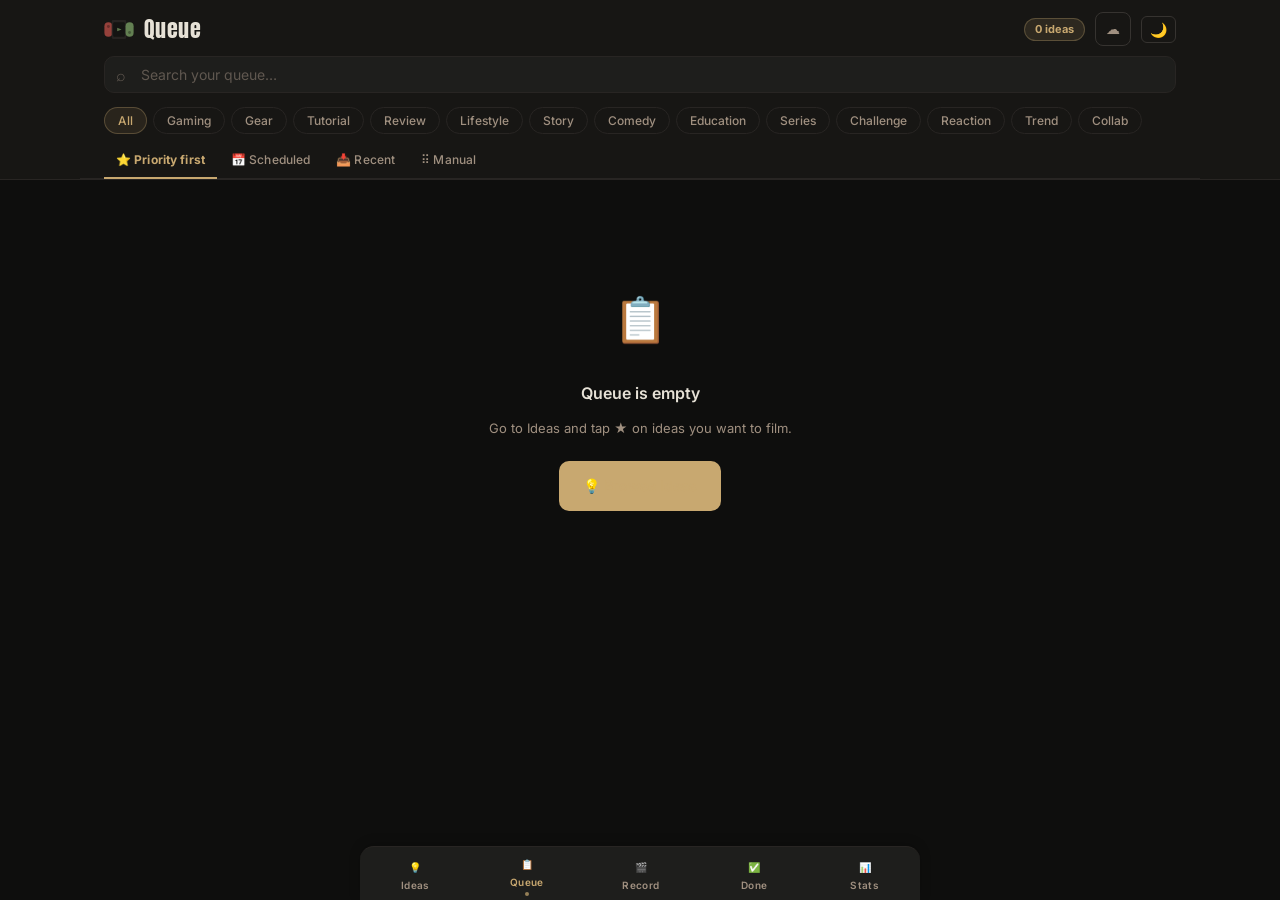
<file: queue.html>
<!DOCTYPE html>
<html lang="en">
<head>
  <meta charset="UTF-8">
  <meta name="viewport" content="width=device-width, initial-scale=1.0">
  <title>SwitchVault — Queue</title>
  <link rel="preconnect" href="https://fonts.googleapis.com">
  <link rel="preconnect" href="https://fonts.gstatic.com" crossorigin>
  <link href="https://fonts.googleapis.com/css2?family=Anton&family=Inter:wght@400;500;600&display=swap" rel="stylesheet">
  <link rel="preload" href="data.js" as="script">
  <link rel="manifest" href="manifest.json">
  <link rel="icon" type="image/svg+xml" href="data:image/svg+xml,%3Csvg xmlns='http://www.w3.org/2000/svg' viewBox='0 0 192 192'%3E%3Crect width='192' height='192' rx='32' fill='%23111110'/%3E%3Crect x='10' y='46' width='42' height='100' rx='21' fill='%23A0453F'/%3E%3Ccircle cx='31' cy='68' r='10' fill='rgba(0,0,0,.3)'/%3E%3Crect x='50' y='20' width='92' height='152' rx='10' fill='%23282523'/%3E%3Crect x='60' y='32' width='72' height='128' rx='6' fill='%23141412'/%3E%3Cpolygon points='80,84 112,96 80,108' fill='%236A8A58' opacity='.9'/%3E%3Crect x='140' y='46' width='42' height='100' rx='21' fill='%236A8A58'/%3E%3Ccircle cx='161' cy='124' r='10' fill='rgba(0,0,0,.3)'/%3E%3C/svg%3E">
  <meta name="theme-color" content="#0E0E0D">
  <meta name="apple-mobile-web-app-capable" content="yes">
  <meta name="apple-mobile-web-app-status-bar-style" content="black-translucent">
  <link rel="stylesheet" href="shared.css">
  <style>
    /* ── TOOLBAR ── */
    .q-toolbar {
      position: sticky; top: 0; z-index: 100;
      background: var(--s1); border-bottom: 1px solid var(--b1);
      width: 100%; max-width: 100%;
    }
    .q-toolbar-top {
      padding: 12px clamp(12px,3vw,24px) 8px;
      display: flex; flex-direction: column; gap: 10px;
    }
    .q-title-row {
      display: flex; align-items: center; gap: 10px;
      flex-wrap: nowrap; min-width: 0;
    }
    .app-logo { flex-shrink: 0; opacity: .92; display: flex; align-items: center; }
    .q-heading {
      font-family: 'Anton', sans-serif; font-size: 22px;
      font-weight: 400; color: var(--txt); letter-spacing: .02em; flex: 1;
      white-space: nowrap; overflow: hidden; text-overflow: ellipsis;
    }
    .q-count-badge {
      background: rgba(200,168,112,.12); border: 1px solid rgba(200,168,112,.3);
      border-radius: 20px; color: var(--gold); font-size: 11px; font-weight: 700;
      padding: 2px 10px; white-space: nowrap; flex-shrink: 0;
    }

    /* Search */
    .sbox {
      width: 100%; position: relative;
      display: flex; align-items: center;
    }
    .sbox-ico {
      position: absolute; left: 12px; font-size: 16px;
      color: var(--mut); pointer-events: none; line-height: 1;
    }
    .sbox input {
      width: 100%; background: var(--s2); border: 1px solid var(--b1);
      border-radius: 10px; color: var(--txt);
      font-size: 14px;
      padding: 9px 34px 9px 36px; outline: none;
      transition: border-color .15s, box-shadow .15s;
    }
    .sbox input::placeholder { color: var(--mut); }
    .sbox input:focus { border-color: var(--b3); box-shadow: 0 0 0 3px rgba(200,168,112,.1); }
    .sbox-clear {
      position: absolute; right: 10px; background: none; border: none;
      color: var(--mut); cursor: pointer; font-size: 11px; padding: 4px;
      display: none;
    }
    .sbox-clear:hover { color: var(--txt); }

    /* Category chips */
    .q-cats-row {
      padding: 6px clamp(12px,3vw,24px) 10px;
      display: flex; gap: 6px; overflow-x: auto; scrollbar-width: none;
    }
    .q-cats-row::-webkit-scrollbar { display: none; }
    .chip {
      background: var(--s1); border: 1px solid var(--b1);
      border-radius: 20px; color: var(--txt2); cursor: pointer;
      font-size: 12px; font-weight: 500; padding: 5px 13px;
      white-space: nowrap; transition: all .15s; flex-shrink: 0;
    }
    .chip:hover { background: var(--s3); border-color: var(--b2); }
    .chip.on { background:rgba(200,168,112,.1); border-color:rgba(200,168,112,.3); color:var(--gold); }
    .chip:active { filter: brightness(.93); }

    /* Sort bar — tab style */
    .q-sort-bar {
      padding: 0 clamp(12px,3vw,24px);
      display: flex; gap: 2px; overflow-x: auto; scrollbar-width: none;
      border-bottom: 1px solid var(--b1);
    }
    .q-sort-bar::-webkit-scrollbar { display: none; }
    .sort-btn {
      background: none; border: none; border-bottom: 2px solid transparent;
      border-radius: 0; color: var(--txt2); cursor: pointer;
      font-size: 12px; font-weight: 500; padding: 8px 12px 10px;
      white-space: nowrap; transition: color .15s, border-color .15s;
      flex-shrink: 0; letter-spacing: .01em; margin-bottom: -1px;
    }
    .sort-btn:hover { color: var(--txt); }
    .sort-btn.on { color: var(--gold); border-bottom-color: var(--gold); font-weight: 700; }
    .sort-btn:active { opacity: .7; }

    /* ── BODY ── */
    .q-body {
      padding: 20px clamp(12px,3vw,24px) 24px;
      max-width: 720px;
      margin: 0 auto;
      position: relative; z-index: 1;
    }

    /* Cards */
    .q-card {
      background: var(--s2); border: 1px solid var(--b1);
      border-radius: var(--r-lg); margin-bottom: 12px;
      display: flex; overflow: hidden;
      transition: background .12s, border-color .15s, box-shadow .15s, transform .1s;
    }
    .q-card:hover { background: var(--s3); border-color: var(--b2); box-shadow: 0 4px 24px rgba(0,0,0,.22); }
    .q-card:active { transform: scale(.998); }
    .q-card-edge { width: 5px; flex-shrink: 0; background: var(--gold); }
    .q-card-main { flex: 1; padding: 14px 16px 12px; min-width: 0; }
    .q-card-title {
      font-size: 15px; font-weight: 600; color: var(--txt);
      margin-bottom: 8px; line-height: 1.4;
    }
    .q-card-tags { display: flex; gap: 5px; flex-wrap: wrap; margin-bottom: 9px; }
    .q-card-note {
      font-size: 11px; color: var(--txt2); margin-bottom: 9px;
      font-style: italic;
      display: -webkit-box; -webkit-line-clamp: 2;
      -webkit-box-orient: vertical; overflow: hidden;
    }
    .q-card-meta { display: flex; gap: 6px; align-items: center; margin-bottom: 9px; flex-wrap: wrap; }
    .q-dur-badge {
      font-size: 9px; font-weight: 700; letter-spacing: .05em;
      text-transform: uppercase; border-radius: 4px; padding: 2px 6px; border: 1px solid;
    }
    .q-dur-badge.quick  { color:var(--teal); background:rgba(106,138,88,.1);  border-color:rgba(106,138,88,.25); }
    .q-dur-badge.medium { color:var(--gold); background:rgba(200,168,112,.1); border-color:rgba(200,168,112,.25); }
    .q-dur-badge.full   { color:var(--acc);  background:rgba(160,69,63,.08);  border-color:rgba(160,69,63,.2); }
    .q-sched-badge {
      font-size: 9px; font-weight: 700; letter-spacing: .04em;
      text-transform: uppercase; color: var(--txt2);
      background: var(--s1); border: 1px solid var(--b2);
      border-radius: 4px; padding: 2px 6px;
    }
    .q-today-badge {
      font-size: 9px; font-weight: 700; letter-spacing: .04em;
      text-transform: uppercase; color: var(--teal);
      background: rgba(106,138,88,.1); border: 1px solid rgba(106,138,88,.3);
      border-radius: 4px; padding: 2px 6px;
    }
    .q-card.q-today { border-color: rgba(106,138,88,.35); }
    .q-card.q-today .q-card-edge { background: var(--teal); }
    .q-card-actions { display: flex; gap: 6px; flex-wrap: wrap; }
    .q-drag-handle { display: none; align-items: center; justify-content: center;
      width: 28px; flex-shrink: 0; cursor: grab; color: var(--txt2); font-size: 16px;
      user-select: none; letter-spacing: -2px; padding: 0 2px; }
    .q-drag-handle:active { cursor: grabbing; }
    body.drag-mode .q-drag-handle { display: flex; }
    body.drag-mode .q-card { transition: opacity .15s; }
    body.drag-mode .q-card.dragging { opacity: .35; }
    body.drag-mode .q-card.drag-over { border-color: var(--gold); background: var(--s3); }
    .kb-focused { outline: 2px solid var(--gold) !important; outline-offset: -2px; }
    .q-btn {
      background: var(--s1); border: 1px solid var(--b2); border-radius: 8px;
      color: var(--txt2); cursor: pointer; font-size: 12px; font-weight: 600;
      padding: 7px 15px; white-space: nowrap; transition: all .15s; letter-spacing: .02em;
      font-family: 'Inter', sans-serif;
    }
    .q-btn:hover { background: var(--s3); color: var(--txt); border-color: var(--b3); }
    .q-btn.primary { background:rgba(106,138,88,.13); border-color:rgba(106,138,88,.35); color:var(--teal); font-weight: 700; }
    .q-btn.primary:hover { background:rgba(106,138,88,.22); border-color:rgba(106,138,88,.5); }
    .q-btn.danger  { background:rgba(160,69,63,.07); border-color:rgba(160,69,63,.2); color:#C07070; }
    .q-btn.danger:hover { background:rgba(160,69,63,.14); border-color:rgba(160,69,63,.35); color:var(--acc); }
    .q-btn:active { filter: brightness(.9); transform: scale(.97); }

    /* ── INLINE EDIT PANEL ── */
    .q-edit-panel {
      margin-top: 12px; padding: 14px;
      background: var(--s1); border: 1px solid var(--b1); border-radius: var(--r-lg);
      display: flex; flex-direction: column; gap: 10px;
    }
    .q-edit-row { display: flex; align-items: center; gap: 10px; }
    .q-edit-label {
      font-size: 10px; font-weight: 700; text-transform: uppercase;
      letter-spacing: .06em; color: var(--txt2); width: 56px; flex-shrink: 0;
    }
    .q-pri-btns { display: flex; gap: 4px; flex-wrap: wrap; }
    .q-pri-btn {
      background: var(--s2); border: 1px solid var(--b1); border-radius: 6px;
      color: var(--txt2); cursor: pointer; font-size: 11px; font-weight: 600;
      padding: 4px 10px; transition: all .12s; white-space: nowrap;
    }
    .q-pri-btn:hover { background: var(--s3); color: var(--txt); }
    .q-pri-btn.on { background: rgba(200,168,112,.12); border-color: rgba(200,168,112,.3); color: var(--gold); }
    .q-edit-sel, .q-edit-date, .q-edit-note, .q-edit-title {
      background: var(--s2); border: 1px solid var(--b1); border-radius: 6px;
      color: var(--txt); font-size: 13px;
      padding: 6px 10px; outline: none; transition: border-color .15s, box-shadow .15s; flex: 1;
    }
    .q-edit-sel:focus, .q-edit-date:focus, .q-edit-note:focus, .q-edit-title:focus {
      border-color: var(--teal); box-shadow: 0 0 0 3px rgba(106,138,88,.1);
    }
    .q-edit-note { resize: vertical; min-height: 48px; }
    html.light .q-edit-sel, html.light .q-edit-date, html.light .q-edit-note, html.light .q-edit-title { background: var(--bg); }

    /* Empty state */
    .q-empty {
      text-align: center; color: var(--txt2); font-size: 13px;
      padding: 64px 24px; line-height: 1.9; position: relative; z-index: 1;
    }
    .q-empty-ico { font-size: 44px; margin-bottom: 16px; }
    .q-empty-title { font-size: 16px; font-weight: 600; color: var(--txt); margin-bottom: 8px; }
    .q-empty a { color: var(--gold); text-decoration: none; font-weight: 600; }
    .q-empty-cta {
      display: inline-flex; align-items: center; gap: 6px;
      margin-top: 20px; background: var(--gold); border: none; border-radius: 10px;
      color: #1a1510; font-family: 'Inter', sans-serif; font-size: 14px; font-weight: 700;
      padding: 12px 24px; cursor: pointer; text-decoration: none;
      transition: opacity .15s;
    }
    .q-empty-cta:hover { opacity: .85; }

    .bnav-btn.active { color: var(--gold); }

    /* ── TOAST ── */
    .toast {
      position: fixed; bottom: 80px; left: 50%;
      transform: translateX(-50%) translateY(12px);
      background: var(--s3); border: 1px solid var(--b3); color: var(--txt);
      border-radius: 20px; padding: 9px 18px; font-size: 13px; font-weight: 500;
      pointer-events: none; opacity: 0; visibility: hidden;
      transition: opacity .22s var(--ease), transform .22s var(--ease), visibility .22s;
      white-space: nowrap; z-index: 500; box-shadow: 0 4px 20px rgba(0,0,0,.35);
      display: flex; align-items: center; gap: 14px;
    }
    .toast.show { opacity: 1; visibility: visible; transform: translateX(-50%) translateY(0); }
    .toast.has-action { pointer-events: auto; }
    .toast-action {
      background: none; border: none; color: var(--gold); cursor: pointer;
      font-size: 13px; font-weight: 700;
      padding: 0; pointer-events: auto; letter-spacing: .02em;
    }
    .toast-action:hover { text-decoration: underline; }

    /* ── DUE BANNER ── */
    .q-due-wrap {
      padding: 14px clamp(12px,3vw,24px) 0;
      max-width: 720px; margin: 0 auto;
      position: relative; z-index: 1;
    }
    .q-due-banner {
      display: flex; align-items: center; gap: 12px;
      background: rgba(200,168,112,.08); border: 1px solid rgba(200,168,112,.25);
      border-radius: 10px; padding: 11px 14px;
    }
    .q-due-banner.overdue {
      background: rgba(160,69,63,.08); border-color: rgba(160,69,63,.28);
      border-left: 3px solid rgba(160,69,63,.5);
    }
    .q-due-ico { font-size: 20px; flex-shrink: 0; line-height: 1; }
    .q-due-text { flex: 1; min-width: 0; font-size: 12px; color: var(--txt); line-height: 1.6; }
    .q-due-text b { color: var(--gold); font-weight: 700; }
    .q-due-banner.overdue .q-due-text b { color: var(--acc); }
    .q-due-btn {
      background: none; border: 1px solid var(--b2); border-radius: 8px;
      color: var(--txt2); cursor: pointer; font-size: 11px; font-weight: 600;
      padding: 6px 12px; white-space: nowrap; flex-shrink: 0;
      transition: all .15s;
    }
    .q-due-btn:hover { background: var(--s3); color: var(--txt); border-color: var(--b3); }
    @media (min-width: 900px) { .q-due-wrap { max-width: 1120px; } }

    /* ── THEME TOGGLE ── */
    .q-theme-toggle {
      background: none; border: 1px solid var(--b2); border-radius: 6px;
      color: var(--txt2); cursor: pointer; font-size: 14px; padding: 4px 8px;
      transition: all .15s; flex-shrink: 0;
    }
    .q-theme-toggle:hover { background: var(--s3); color: var(--txt); }

    .q-body, .toast { animation: fadeIn .25s ease both; }

    /* ── MOBILE ── */
    @media (max-width: 640px) {
      .q-toolbar-top { padding: 10px 12px 6px; }
      .q-title-row { gap: 6px; }
      .q-heading { font-size: 17px; }
      .app-logo { display: none; }
      .q-body { padding: 12px 12px 24px; }
      .sbox input { font-size: 13px; padding: 7px 28px 7px 32px; }
      .q-btn { padding: 9px 14px; font-size: 12px; min-height: 38px; }
      .q-card-main { padding: 12px 14px; }
      .q-card-title { font-size: 13px; }
    }

    @media (min-width: 768px) {
      .q-cats-row, .q-sort-bar {
        overflow-x: visible;
        flex-wrap: wrap;
      }
    }

    @media (min-width: 900px) {
      .q-body { max-width: 1120px; padding-bottom: 80px; }
      .q-toolbar-top { max-width: 1120px; margin: 0 auto; }
      .q-cats-row, .q-sort-bar { max-width: 1120px; margin-left: auto; margin-right: auto; }
      #q-body {
        display: grid;
        grid-template-columns: 1fr 1fr;
        gap: 12px;
        align-items: start;
      }
      #q-body .q-card { margin-bottom: 0; }
      .q-empty { grid-column: 1 / -1; }
    }

  </style>
</head>
<body>

  <!-- Toolbar -->
  <div class="q-toolbar">
    <div class="q-toolbar-top">
      <div class="q-title-row">
        <div class="app-logo" title="SwitchVault">
          <svg viewBox="0 0 40 26" width="30" height="19" fill="none" xmlns="http://www.w3.org/2000/svg">
            <rect x="0" y="3" width="11" height="20" rx="5.5" fill="#A0453F"/>
            <circle cx="5.5" cy="9" r="2" fill="rgba(0,0,0,.3)"/>
            <rect x="10" y="0" width="20" height="26" rx="2" fill="#282523"/>
            <rect x="12" y="3" width="16" height="20" rx="1.5" fill="#141412"/>
            <polygon points="17.5,10.5 23.5,13 17.5,15.5" fill="#6A8A58" opacity=".9"/>
            <rect x="29" y="3" width="11" height="20" rx="5.5" fill="#6A8A58"/>
            <circle cx="34.5" cy="17" r="2" fill="rgba(0,0,0,.3)"/>
          </svg>
        </div>
        <h2 class="q-heading">Queue</h2>
        <span class="q-count-badge" id="q-count">0 ideas</span>
        <a class="hdr-icon-btn" href="index.html#sync" title="Cloud sync" aria-label="Cloud sync">☁</a>
        <button class="q-theme-toggle" id="q-theme-toggle" title="Toggle light/dark">🌙</button>
      </div>
      <div class="sbox">
        <span class="sbox-ico">⌕</span>
        <input id="q-search" type="text" placeholder="Search your queue…" autocomplete="off" spellcheck="false"/>
        <button class="sbox-clear" id="q-clear">✕</button>
      </div>
    </div>
    <div class="q-cats-row" id="q-cats">
      <button class="chip on" data-qc="all">All</button>
      <button class="chip" data-qc="gaming">Gaming</button>
      <button class="chip" data-qc="gear">Gear</button>
      <button class="chip" data-qc="tutorial">Tutorial</button>
      <button class="chip" data-qc="review">Review</button>
      <button class="chip" data-qc="lifestyle">Lifestyle</button>
      <button class="chip" data-qc="story">Story</button>
      <button class="chip" data-qc="comedy">Comedy</button>
      <button class="chip" data-qc="education">Education</button>
      <button class="chip" data-qc="series">Series</button>
      <button class="chip" data-qc="challenge">Challenge</button>
      <button class="chip" data-qc="reaction">Reaction</button>
      <button class="chip" data-qc="trend">Trend</button>
      <button class="chip" data-qc="collab">Collab</button>
    </div>
    <div class="q-sort-bar">
      <button class="sort-btn on" data-sort="priority">⭐ Priority first</button>
      <button class="sort-btn" data-sort="scheduled">📅 Scheduled</button>
      <button class="sort-btn" data-sort="recent">📥 Recent</button>
      <button class="sort-btn" data-sort="manual">⠿ Manual</button>
    </div>
  </div>

  <!-- Due / overdue reminder banner -->
  <div class="q-due-wrap" id="q-due-wrap"></div>

  <!-- Queue content -->
  <div id="q-body" class="q-body"></div>

  <!-- Toast -->
  <div class="toast" id="toast"></div>

  <!-- Bottom nav -->
  <nav class="bottom-nav">
    <a class="bnav-btn" href="index.html"><span>💡</span><span>Ideas</span></a>
    <a class="bnav-btn active" href="queue.html"><span>📋</span><span>Queue</span></a>
    <a class="bnav-btn" href="production.html"><span>🎬</span><span>Record</span></a>
    <a class="bnav-btn" href="done.html"><span>✅</span><span>Done</span></a>
    <a class="bnav-btn" href="stats.html"><span>📊</span><span>Stats</span></a>
  </nav>

  <script src="shared.js"></script>
  <script src="data.js"></script>
  <script>
    const KEYS = {
      favs:'sv_favs', done:'sv_done', notes:'sv_notes', pris:'sv_pris',
      scheds:'sv_scheds', custom:'sv_custom', durations:'sv_durations',
      rejected:'sv_rejected', producing:'sv_producing', light:'sv_light',
      qorder:'sv_qorder',
    };
    const TC = {
      gaming:   {cls:'tgaming',   l:'Gaming'},
      gear:     {cls:'tgear',     l:'Gear'},
      tutorial: {cls:'ttutorial', l:'Tutorial'},
      review:   {cls:'treview',   l:'Review'},
      lifestyle:{cls:'tlifestyle',l:'Lifestyle'},
      story:    {cls:'tstory',    l:'Story'},
      education:{cls:'teducation',l:'Education'},
      challenge:{cls:'tchallenge',l:'Challenge'},
      reaction: {cls:'treaction', l:'Reaction'},
      trend:    {cls:'ttrend',    l:'Trend'},
      comedy:   {cls:'tcomedy',   l:'Comedy'},
      collab:   {cls:'tcollab',   l:'Collab'},
      series:   {cls:'tseries',   l:'Series'},
    };
    const DUR_LABELS = {quick:'⚡ Quick', medium:'⏳ Medium', full:'🎬 Full day'};

    // State
    let favs = new Set(), done = new Set(), producing = new Set(), rejected = new Set();
    let notes = {}, pris = {}, scheds = {}, durations = {}, customIdeas = [];
    let searchQ = '', filterCat = 'all', sortMode = 'priority';
    let qorder = [], _dragSrc = null;

    // Utils
    function getIdea(i) {
      return i < window.ALL_IDEAS.length
        ? window.ALL_IDEAS[i]
        : customIdeas[i - window.ALL_IDEAS.length];
    }

    let _toastTimer;
    function showToast(msg, action) {
      const el = document.getElementById('toast');
      el.innerHTML = '';
      el.classList.toggle('has-action', !!action);
      const span = document.createElement('span');
      span.textContent = msg;
      el.appendChild(span);
      if (action) {
        const btn = document.createElement('button');
        btn.className = 'toast-action';
        btn.textContent = action.label;
        btn.addEventListener('click', () => { el.classList.remove('show'); action.fn(); });
        el.appendChild(btn);
      }
      el.classList.add('show');
      clearTimeout(_toastTimer);
      _toastTimer = setTimeout(() => el.classList.remove('show'), action ? 4500 : 2200);
    }

    // Load
    function loadState() {
      try { const v = lsGet(KEYS.favs);      if(v) favs      = new Set(JSON.parse(v)); } catch(e){}
      try { const v = lsGet(KEYS.done);      if(v) done      = new Set(JSON.parse(v)); } catch(e){}
      try { const v = lsGet(KEYS.producing); if(v) producing = new Set(JSON.parse(v)); } catch(e){}
      try { const v = lsGet(KEYS.rejected);  if(v) rejected  = new Set(JSON.parse(v)); } catch(e){}
      try { const v = lsGet(KEYS.notes);     if(v) notes     = JSON.parse(v); } catch(e){}
      try { const v = lsGet(KEYS.pris);      if(v) pris      = JSON.parse(v); } catch(e){}
      try { const v = lsGet(KEYS.scheds);    if(v) scheds    = JSON.parse(v); } catch(e){}
      try { const v = lsGet(KEYS.durations); if(v) durations = JSON.parse(v); } catch(e){}
      try { const v = lsGet(KEYS.custom);    if(v) customIdeas = JSON.parse(v); } catch(e){}
      try { const v = lsGet(KEYS.qorder);   if(v) qorder = JSON.parse(v); } catch(e){}
      const lightOn = lsGet(KEYS.light) === '1';
      document.documentElement.classList.toggle('light', lightOn);
    }

    // Save
    let _saveTimer;
    function saveState() {
      clearTimeout(_saveTimer);
      _saveTimer = setTimeout(_flush, 300);
    }
    function _flush() {
      lsSet(KEYS.favs,      JSON.stringify([...favs]));
      lsSet(KEYS.done,      JSON.stringify([...done]));
      lsSet(KEYS.producing, JSON.stringify([...producing]));
      lsSet(KEYS.rejected,  JSON.stringify([...rejected]));
    }
    function saveMetadata() {
      lsSet(KEYS.pris,      JSON.stringify(pris));
      lsSet(KEYS.scheds,    JSON.stringify(scheds));
      lsSet(KEYS.durations, JSON.stringify(durations));
      lsSet(KEYS.notes,     JSON.stringify(notes));
    }
    window.addEventListener('pagehide', () => { clearTimeout(_saveTimer); _flush(); });

    function updateCardDisplay(i, idea) {
      const card = document.getElementById('qcard-' + i);
      if (!card) return;
      const titleEl = card.querySelector('.q-card-title');
      if (titleEl) {
        const priLabel = pris[i] === 'h' ? '<span style="margin-right:5px">🔴</span>' : pris[i] === 'm' ? '<span style="margin-right:5px">🟡</span>' : '';
        titleEl.innerHTML = priLabel + idea.t;
      }
      const metaEl = card.querySelector('.q-card-meta');
      if (metaEl) {
        const dh = durations[i] ? `<span class="q-dur-badge ${durations[i]}">${DUR_LABELS[durations[i]]||durations[i]}</span>` : '';
        const sf = scheds[i] ? (() => { try { return new Date(scheds[i]+'T00:00:00').toLocaleDateString('en-US',{month:'short',day:'numeric'}); } catch(e){return scheds[i];} })() : '';
        const sh = scheds[i] ? `<span class="q-sched-badge">Sched: ${sf}</span>` : '';
        metaEl.innerHTML = dh + sh;
        metaEl.style.display = (dh || sh) ? '' : 'none';
      }
      const noteEl = card.querySelector('.q-card-note');
      if (noteEl) {
        noteEl.textContent = notes[i] || '';
        noteEl.style.display = notes[i] ? '' : 'none';
      }
    }

    // Sort queue array
    function sortQueue(arr) {
      const PRI_ORDER = {h:0, m:1, l:2};
      if (sortMode === 'priority') {
        return [...arr].sort((a, b) => {
          const pa = PRI_ORDER[pris[a]] ?? 3;
          const pb = PRI_ORDER[pris[b]] ?? 3;
          return pa - pb;
        });
      }
      if (sortMode === 'scheduled') {
        return [...arr].sort((a, b) => {
          const sa = scheds[a] || 'zzzz';
          const sb = scheds[b] || 'zzzz';
          return sa < sb ? -1 : sa > sb ? 1 : 0;
        });
      }
      if (sortMode === 'manual') {
        return [...arr].sort((a, b) => {
          const ia = qorder.indexOf(a), ib = qorder.indexOf(b);
          if (ia === -1 && ib === -1) return 0;
          if (ia === -1) return 1;
          if (ib === -1) return -1;
          return ia - ib;
        });
      }
      // recent: reverse order
      return [...arr].reverse();
    }

    // Due-today / overdue reminder banner (reflects the full queue, ignores filters)
    function renderDueBanner(today) {
      const wrap = document.getElementById('q-due-wrap');
      const queueAll = [...favs].filter(i => !producing.has(i) && !done.has(i));
      const overdue  = queueAll.filter(i => scheds[i] && scheds[i] < today);
      const dueToday = queueAll.filter(i => scheds[i] === today);
      if (!overdue.length && !dueToday.length) { wrap.innerHTML = ''; return; }
      const isOverdue = overdue.length > 0;
      const parts = [];
      if (overdue.length)  parts.push(`<b>${overdue.length}</b> overdue`);
      if (dueToday.length) parts.push(`<b>${dueToday.length}</b> due today`);
      wrap.innerHTML = `<div class="q-due-banner${isOverdue ? ' overdue' : ''}">
        <span class="q-due-ico">${isOverdue ? '⏰' : '🔔'}</span>
        <span class="q-due-text">${parts.join(' · ')} in your queue — ${isOverdue ? 'time to film!' : 'ready to record today.'}</span>
        <button class="q-due-btn" id="q-due-jump">View →</button>
      </div>`;
      document.getElementById('q-due-jump').addEventListener('click', () => {
        sortMode = 'scheduled';
        document.querySelectorAll('[data-sort]').forEach(b => b.classList.toggle('on', b.dataset.sort === 'scheduled'));
        searchQ = ''; searchEl.value = ''; clearEl.style.display = 'none';
        filterCat = 'all';
        document.querySelectorAll('[data-qc]').forEach(b => b.classList.toggle('on', b.dataset.qc === 'all'));
        render();
        window.scrollTo({ top: 0, behavior: 'smooth' });
      });
    }

    // Render
    function render() {
      const body = document.getElementById('q-body');
      const today = new Date().toISOString().slice(0,10);
      document.body.classList.toggle('drag-mode', sortMode === 'manual');
      renderDueBanner(today);

      // Queue = favs - producing - done
      const queueAll = [...favs].filter(i => !producing.has(i) && !done.has(i));

      // Update count badge with total estimated filming time
      const countEl = document.getElementById('q-count');
      const DUR_H = {quick: 2, medium: 4, full: 8};
      const totalH = queueAll.reduce((s, i) => s + (DUR_H[durations[i]] || 0), 0);
      const timeStr = totalH > 0 ? ` · ~${totalH}h` : '';
      countEl.textContent = (queueAll.length === 1 ? '1 idea' : queueAll.length + ' ideas') + timeStr;

      if (!queueAll.length) {
        body.innerHTML = `<div class="q-empty">
          <div class="q-empty-ico">📋</div>
          <div class="q-empty-title">Queue is empty</div>
          <p>Go to Ideas and tap <strong>★</strong> on ideas you want to film.</p>
          <a class="q-empty-cta" href="index.html">💡 Browse Ideas</a>
        </div>`;
        return;
      }

      // Apply search + category filter
      const filtered = sortQueue(queueAll).filter(i => {
        const idea = getIdea(i);
        if (!idea) return false;
        if (filterCat !== 'all' && !idea.tags.includes(filterCat)) return false;
        if (searchQ && !idea.t.toLowerCase().includes(searchQ)) return false;
        return true;
      });

      if (!filtered.length) {
        body.innerHTML = `<div class="q-empty">
          <div class="q-empty-ico">🔍</div>
          <div class="q-empty-title">No matches</div>
          Try a different search or category.
        </div>`;
        return;
      }

      let html = '';
      filtered.forEach(i => {
        const idea = getIdea(i);
        if (!idea) return;

        const tags = idea.tags.map(t => {
          const c = TC[t] || {cls:'tgaming', l:t};
          return `<span class="tag ${c.cls}">${c.l}</span>`;
        }).join('');

        const durHtml = durations[i] ? `<span class="q-dur-badge ${durations[i]}">${DUR_LABELS[durations[i]] || durations[i]}</span>` : '';
        const schedFormatted = scheds[i] ? (() => {
          try { return new Date(scheds[i] + 'T00:00:00').toLocaleDateString('en-US', {month:'short', day:'numeric'}); }
          catch(e) { return scheds[i]; }
        })() : '';
        const isToday = scheds[i] === today;
        const schedHtml = scheds[i]
          ? (isToday ? '<span class="q-today-badge">🎯 Today</span>' : `<span class="q-sched-badge">Sched: ${schedFormatted}</span>`)
          : '';
        const priLabel = pris[i] === 'h' ? '<span style="margin-right:5px">🔴</span>' : pris[i] === 'm' ? '<span style="margin-right:5px">🟡</span>' : '';
        const noteText = notes[i] || '';

        html += `<div class="q-card${isToday ? ' q-today' : ''}" id="qcard-${i}" draggable="${sortMode === 'manual' ? 'true' : 'false'}">
          <div class="q-drag-handle" aria-hidden="true">⠿</div>
          <div class="q-card-edge"></div>
          <div class="q-card-main">
            <div class="q-card-title">${priLabel}${idea.t}</div>
            <div class="q-card-tags">${tags}</div>
            <div class="q-card-note"${noteText ? '' : ' style="display:none"'}>${noteText}</div>
            <div class="q-card-meta"${(durHtml || schedHtml) ? '' : ' style="display:none"'}>${durHtml}${schedHtml}</div>
            <div class="q-card-actions">
              <button class="q-btn primary" data-start="${i}">▶ Start Recording</button>
              <button class="q-btn" data-toggle-edit="${i}">✏ Edit</button>
              <button class="q-btn danger" data-remove="${i}">Remove</button>
            </div>
            <div class="q-edit-panel" id="qedit-${i}" style="display:none">
              <div class="q-edit-row">
                <span class="q-edit-label">Priority</span>
                <div class="q-pri-btns">
                  <button class="q-pri-btn${pris[i]==='h'?' on':''}" data-pri="${i}" data-pv="h">🔴 High</button>
                  <button class="q-pri-btn${pris[i]==='m'?' on':''}" data-pri="${i}" data-pv="m">🟡 Med</button>
                  <button class="q-pri-btn${pris[i]==='l'?' on':''}" data-pri="${i}" data-pv="l">⚪ Low</button>
                </div>
              </div>
              <div class="q-edit-row">
                <span class="q-edit-label">Duration</span>
                <select class="q-edit-sel" data-dur="${i}">
                  <option value="">None</option>
                  <option value="quick"${durations[i]==='quick'?' selected':''}>⚡ Quick</option>
                  <option value="medium"${durations[i]==='medium'?' selected':''}>⏳ Medium</option>
                  <option value="full"${durations[i]==='full'?' selected':''}>🎬 Full day</option>
                </select>
              </div>
              <div class="q-edit-row">
                <span class="q-edit-label">Schedule</span>
                <input class="q-edit-date" type="date" value="${scheds[i]||''}" data-sched="${i}">
              </div>
              <div class="q-edit-row" style="align-items:flex-start">
                <span class="q-edit-label" style="padding-top:5px">Note</span>
                <textarea class="q-edit-note" data-note="${i}" rows="2">${noteText}</textarea>
              </div>
            </div>
          </div>
        </div>`;
      });

      body.innerHTML = html;
    }

    // Event delegation
    document.getElementById('q-body').addEventListener('click', e => {
      const startBtn   = e.target.closest('[data-start]');
      const removeBtn  = e.target.closest('[data-remove]');
      const editToggle = e.target.closest('[data-toggle-edit]');
      const priBtn     = e.target.closest('[data-pri]');

      if (startBtn) {
        const i = +startBtn.dataset.start;
        producing.add(i);
        saveState();
        render();
        showToast('🎬 Recording started!');
        return;
      }
      if (removeBtn) {
        const i = +removeBtn.dataset.remove;
        favs.delete(i);
        saveState();
        render();
        showToast('Removed from queue', { label: 'Undo', fn: () => {
          favs.add(i); saveState(); render();
        }});
        return;
      }
      if (editToggle) {
        const i = +editToggle.dataset.toggleEdit;
        const panel = document.getElementById('qedit-' + i);
        if (panel) {
          const open = panel.style.display === 'none';
          panel.style.display = open ? '' : 'none';
          editToggle.textContent = open ? '✕ Close' : '✏ Edit';
        }
        return;
      }
      if (priBtn) {
        const i = +priBtn.dataset.pri;
        const pv = priBtn.dataset.pv;
        if (pris[i] === pv) delete pris[i]; else pris[i] = pv;
        saveMetadata();
        const panel = document.getElementById('qedit-' + i);
        if (panel) panel.querySelectorAll('[data-pri]').forEach(b => b.classList.toggle('on', pris[i] === b.dataset.pv));
        const idea = getIdea(i); if (idea) updateCardDisplay(i, idea);
        return;
      }
    });

    document.getElementById('q-body').addEventListener('change', e => {
      const durSel  = e.target.closest('[data-dur]');
      const schedIn = e.target.closest('[data-sched]');
      const noteTA  = e.target.closest('[data-note]');
      if (durSel) {
        const i = +durSel.dataset.dur;
        if (durSel.value) durations[i] = durSel.value; else delete durations[i];
        saveMetadata();
        const idea = getIdea(i); if (idea) updateCardDisplay(i, idea);
        return;
      }
      if (schedIn) {
        const i = +schedIn.dataset.sched;
        if (schedIn.value) scheds[i] = schedIn.value; else delete scheds[i];
        saveMetadata();
        const idea = getIdea(i); if (idea) updateCardDisplay(i, idea);
        return;
      }
      if (noteTA) {
        const i = +noteTA.dataset.note;
        const val = noteTA.value.trim();
        if (val) notes[i] = val; else delete notes[i];
        saveMetadata();
        const idea = getIdea(i); if (idea) updateCardDisplay(i, idea);
        return;
      }
    });

    // Search
    const searchEl = document.getElementById('q-search');
    const clearEl  = document.getElementById('q-clear');
    searchEl.addEventListener('input', () => {
      searchQ = searchEl.value.trim().toLowerCase();
      clearEl.style.display = searchQ ? '' : 'none';
      render();
    });
    clearEl.addEventListener('click', () => {
      searchQ = ''; searchEl.value = ''; clearEl.style.display = 'none'; render();
    });

    // Category chips
    document.getElementById('q-cats').addEventListener('click', e => {
      const btn = e.target.closest('[data-qc]');
      if (!btn) return;
      filterCat = btn.dataset.qc;
      document.querySelectorAll('[data-qc]').forEach(b => b.classList.toggle('on', b.dataset.qc === filterCat));
      render();
    });

    // Sort buttons
    document.querySelectorAll('[data-sort]').forEach(btn => {
      btn.addEventListener('click', function() {
        if (this.dataset.sort === 'manual' && !qorder.length) {
          // Seed manual order from current DOM (before mode switch)
          qorder = [...document.querySelectorAll('#q-body .q-card')]
            .map(c => +c.id.replace('qcard-', ''))
            .filter(n => !isNaN(n));
          lsSet(KEYS.qorder, JSON.stringify(qorder));
        }
        sortMode = this.dataset.sort;
        document.querySelectorAll('[data-sort]').forEach(b => b.classList.toggle('on', b.dataset.sort === sortMode));
        render();
      });
    });

    // Drag-to-reorder (manual sort mode)
    (function() {
      const qBody = document.getElementById('q-body');
      qBody.addEventListener('dragstart', e => {
        const card = e.target.closest('.q-card');
        if (!card || sortMode !== 'manual') { e.preventDefault(); return; }
        _dragSrc = +card.id.replace('qcard-', '');
        e.dataTransfer.effectAllowed = 'move';
        e.dataTransfer.setData('text/plain', _dragSrc);
        setTimeout(() => card.classList.add('dragging'), 0);
      });
      qBody.addEventListener('dragend', e => {
        const card = e.target.closest('.q-card');
        if (card) card.classList.remove('dragging');
        qBody.querySelectorAll('.drag-over').forEach(c => c.classList.remove('drag-over'));
        _dragSrc = null;
      });
      qBody.addEventListener('dragover', e => {
        e.preventDefault();
        const card = e.target.closest('.q-card');
        if (!card || sortMode !== 'manual') return;
        qBody.querySelectorAll('.drag-over').forEach(c => c.classList.remove('drag-over'));
        card.classList.add('drag-over');
      });
      qBody.addEventListener('drop', e => {
        e.preventDefault();
        const card = e.target.closest('.q-card');
        if (!card || sortMode !== 'manual' || _dragSrc === null) return;
        const dst = +card.id.replace('qcard-', '');
        if (_dragSrc === dst) return;
        const current = [...qBody.querySelectorAll('.q-card')]
          .map(c => +c.id.replace('qcard-', ''));
        const si = current.indexOf(_dragSrc);
        const di = current.indexOf(dst);
        if (si === -1 || di === -1) return;
        current.splice(si, 1);
        current.splice(di, 0, _dragSrc);
        qorder = current;
        lsSet(KEYS.qorder, JSON.stringify(qorder));
        render();
      });
    })();

    // Theme toggle
    (function() {
      const btn = document.getElementById('q-theme-toggle');
      const lightOn = lsGet(KEYS.light) === '1';
      btn.textContent = lightOn ? '☀' : '🌙';
      btn.addEventListener('click', function() {
        const on = document.documentElement.classList.toggle('light');
        this.textContent = on ? '☀' : '🌙';
        lsSet(KEYS.light, on ? '1' : '0');
      });
    })();

    // Boot
    loadState();
    render();
  </script>
</body>
</html>
</file>
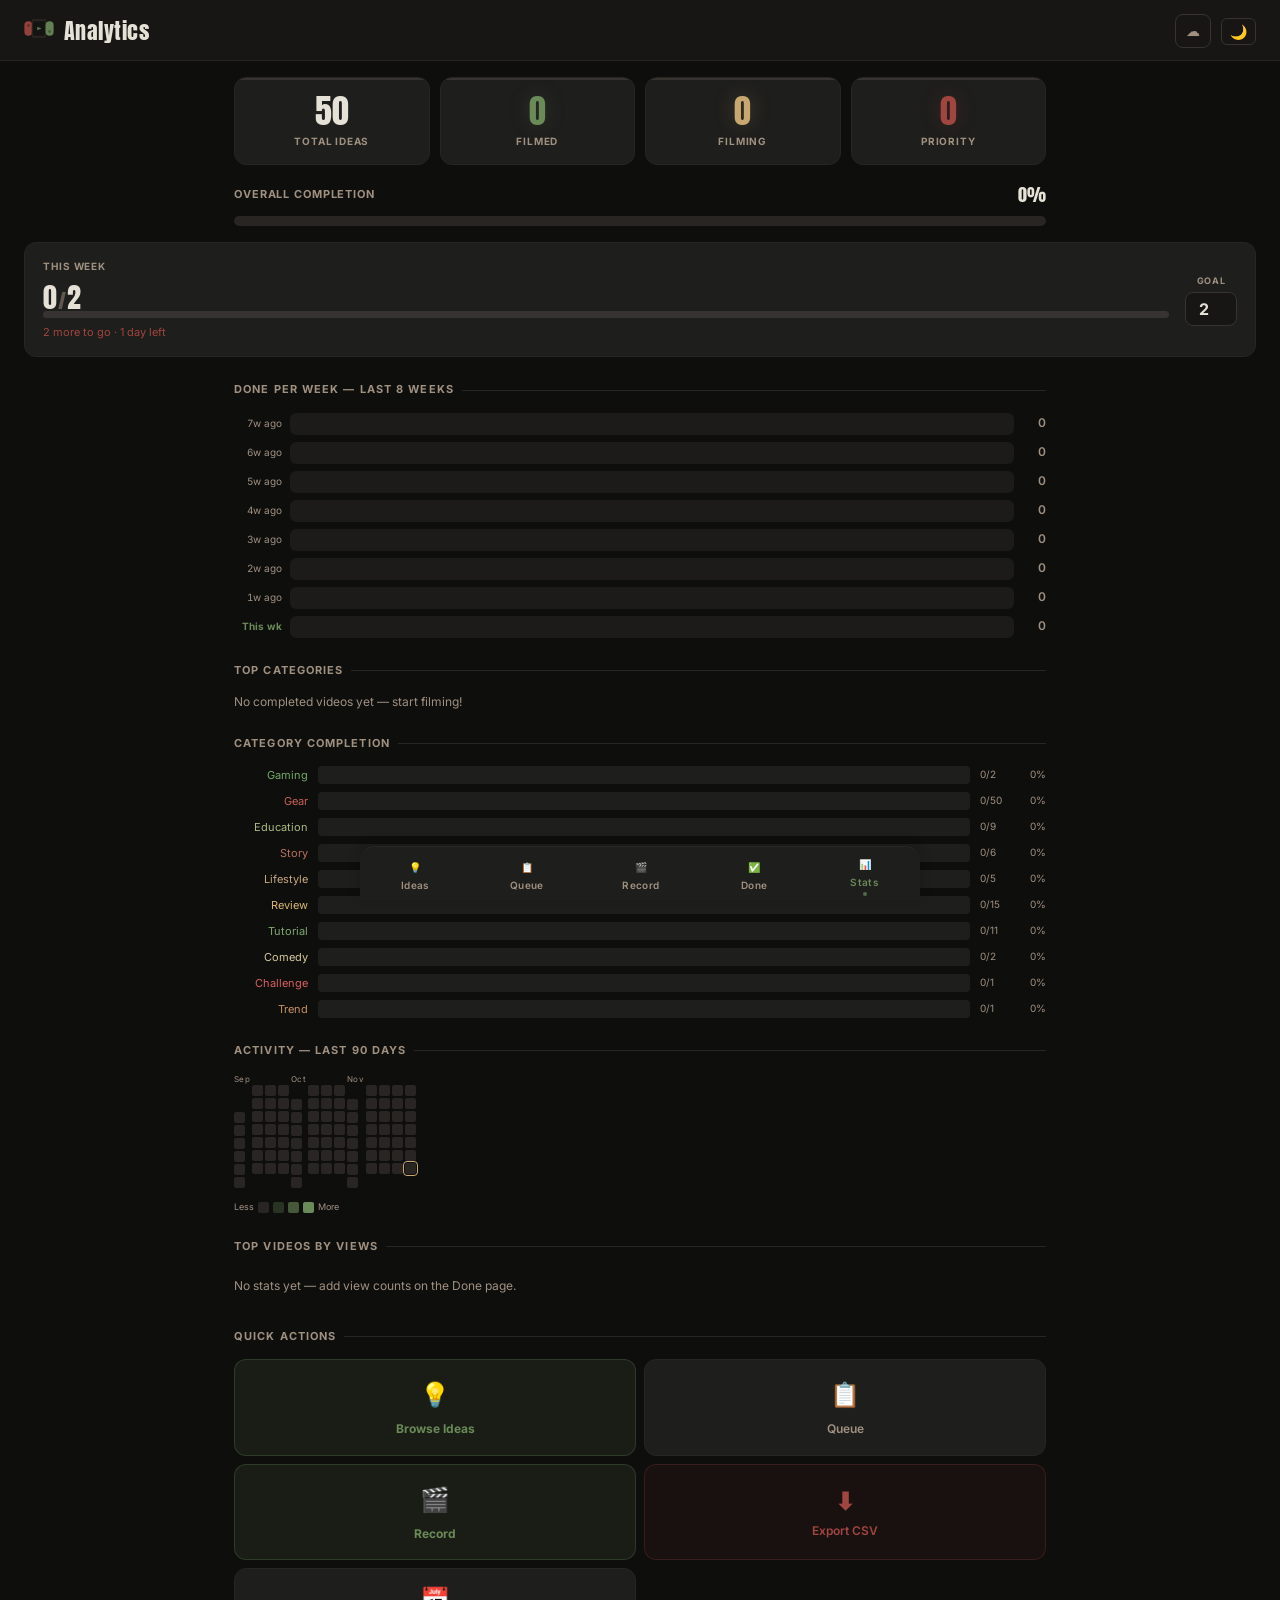
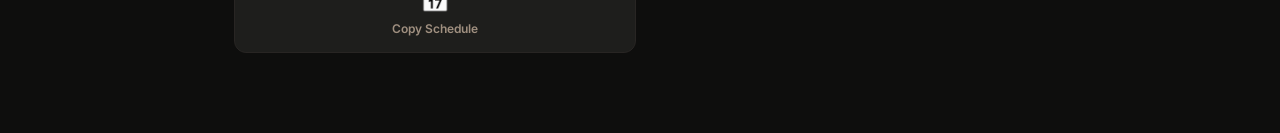
<file: stats.html>
<!DOCTYPE html>
<html lang="en">
<head>
  <meta charset="UTF-8">
  <meta name="viewport" content="width=device-width, initial-scale=1.0">
  <title>SwitchVault — Stats</title>
  <link rel="preconnect" href="https://fonts.googleapis.com">
  <link rel="preconnect" href="https://fonts.gstatic.com" crossorigin>
  <link href="https://fonts.googleapis.com/css2?family=Anton&family=Inter:wght@400;500;600&display=swap" rel="stylesheet">
  <link rel="preload" href="data.js" as="script">
  <link rel="manifest" href="manifest.json">
  <link rel="icon" type="image/svg+xml" href="data:image/svg+xml,%3Csvg xmlns='http://www.w3.org/2000/svg' viewBox='0 0 192 192'%3E%3Crect width='192' height='192' rx='32' fill='%23111110'/%3E%3Crect x='10' y='46' width='42' height='100' rx='21' fill='%23A0453F'/%3E%3Ccircle cx='31' cy='68' r='10' fill='rgba(0,0,0,.3)'/%3E%3Crect x='50' y='20' width='92' height='152' rx='10' fill='%23282523'/%3E%3Crect x='60' y='32' width='72' height='128' rx='6' fill='%23141412'/%3E%3Cpolygon points='80,84 112,96 80,108' fill='%236A8A58' opacity='.9'/%3E%3Crect x='140' y='46' width='42' height='100' rx='21' fill='%236A8A58'/%3E%3Ccircle cx='161' cy='124' r='10' fill='rgba(0,0,0,.3)'/%3E%3C/svg%3E">
  <meta name="theme-color" content="#0E0E0D">
  <meta name="apple-mobile-web-app-capable" content="yes">
  <meta name="apple-mobile-web-app-status-bar-style" content="black-translucent">
  <link rel="stylesheet" href="shared.css">
  <style>
    :root {
      --cat-gaming:#70AA68; --cat-gear:#C86058; --cat-series:#8AA888;
      --cat-education:#AABB80; --cat-story:#B87060; --cat-lifestyle:#C8A880;
      --cat-review:#D8B870; --cat-tutorial:#80A870; --cat-comedy:#D8C8A0;
      --cat-challenge:#D86060; --cat-collab:#C89080; --cat-reaction:#8A9888;
      --cat-trend:#C89060;
    }
    body::before {
      content: ''; position: fixed; inset: 0; opacity: .035;
      pointer-events: none; z-index: 0;
      display: none;
      background: url("data:image/svg+xml,%3Csvg xmlns='http://www.w3.org/2000/svg'%3E%3Cfilter id='n'%3E%3CfeTurbulence type='fractalNoise' baseFrequency='.8' numOctaves='4' stitchTiles='stitch'/%3E%3C/filter%3E%3Crect width='100%25' height='100%25' filter='url(%23n)'/%3E%3C/svg%3E");
    }

    /* ── HEADER ── */
    .stats-header {
      position: sticky; top: 0; z-index: 100;
      background: var(--s1); border-bottom: 1px solid var(--b1);
      padding: 14px clamp(12px,3vw,24px) 12px;
      display: flex; align-items: center; gap: 10px;
    }
    .stats-logo { flex-shrink: 0; opacity: .92; }
    .stats-heading {
      font-family: 'Anton', sans-serif; font-size: 22px;
      font-weight: 400; color: var(--txt); letter-spacing: .02em; flex: 1;
    }

    /* ── HERO STATS ROW ── */
    .hero-stats {
      display: grid; grid-template-columns: repeat(2, 1fr);
      gap: 10px; padding: 16px clamp(12px,3vw,24px) 0;
      position: relative; z-index: 1;
    }
    @media (min-width: 480px) { .hero-stats { grid-template-columns: repeat(4, 1fr); } }
    .hstat {
      background: var(--s2); border: 1px solid var(--b1);
      border-radius: var(--r-lg); padding: 16px 16px 14px;
      text-align: center; position: relative; overflow: hidden;
    }
    .hstat::before {
      content: ''; position: absolute; top: 0; left: 0; right: 0; height: 2px;
      background: var(--b2); border-radius: 0;
    }
    .hstat-n {
      font-family: 'Anton', sans-serif; font-size: 34px; font-weight: 400;
      color: var(--txt); line-height: 1; margin-bottom: 6px;
    }
    .hstat-n.green { color: var(--teal); text-shadow: 0 0 20px rgba(106,138,88,.25); }
    .hstat-n.gold  { color: var(--gold); text-shadow: 0 0 20px rgba(200,168,112,.25); }
    .hstat-n.red   { color: var(--acc);  text-shadow: 0 0 20px rgba(160,69,63,.25); }
    .hstat-l { font-size: 10px; text-transform: uppercase; letter-spacing: .08em; color: var(--txt2); font-weight: 700; }

    /* ── PROGRESS BAR ── */
    .overall-progress {
      padding: 16px clamp(12px,3vw,24px) 0;
      position: relative; z-index: 1;
    }
    .prog-hdr { display: flex; justify-content: space-between; align-items: center; margin-bottom: 8px; }
    .prog-title { font-size: 11px; font-weight: 700; letter-spacing: .08em; text-transform: uppercase; color: var(--txt2); }
    .prog-pct { font-family: 'Anton', sans-serif; font-size: 18px; color: var(--txt); }
    .prog-track { height: 10px; background: var(--b1); border-radius: 5px; overflow: hidden; }
    .prog-fill {
      height: 100%; border-radius: 5px;
      background: linear-gradient(90deg, var(--teal), var(--blue));
      background-size: 200% 100%;
      transition: width .6s cubic-bezier(.4,0,.2,1);
    }
    .prog-fill.shimmer { animation: shimmer 3s linear infinite; }
    @keyframes shimmer { 0%{background-position:200% 0} 100%{background-position:-200% 0} }

    /* ── STREAK BANNER ── */
    .streak-banner {
      margin: 16px clamp(12px,3vw,24px) 0;
      background: rgba(200,168,112,.07); border: 1px solid rgba(200,168,112,.18);
      border-left: 3px solid rgba(200,168,112,.6);
      border-radius: 10px; padding: 13px 16px;
      display: flex; align-items: center; gap: 12px;
      position: relative; z-index: 1;
      transition: background .15s;
    }
    .streak-banner:hover { background: rgba(200,168,112,.11); }
    .streak-banner.hidden { display: none; }
    .streak-flame-big { font-size: 28px; line-height: 1; }
    .streak-info { flex: 1; }
    .streak-main { font-family: 'Anton', sans-serif; font-size: 24px; color: var(--gold); line-height: 1; }
    .streak-sub  { font-size: 11px; color: var(--txt2); margin-top: 3px; line-height: 1.5; }

    /* ── WEEKLY GOAL ── */
    .week-goal {
      display: flex; align-items: center; gap: 16px;
      margin: 16px clamp(12px,3vw,24px) 0;
      background: var(--s2); border: 1px solid var(--b1);
      border-radius: 12px; padding: 16px 18px;
      position: relative; z-index: 1;
      transition: background .12s, border-color .15s;
    }
    .week-goal:hover { background: var(--s3); border-color: var(--b2); }
    .wg-main { flex: 1; min-width: 0; }
    .wg-top { display: flex; align-items: baseline; gap: 6px; margin-bottom: 8px; }
    .wg-label { font-size: 10px; font-weight: 700; letter-spacing: .09em; text-transform: uppercase; color: var(--txt2); }
    .wg-nums { font-family: 'Anton', sans-serif; font-size: 28px; color: var(--txt); line-height: 1; }
    .wg-sep { color: var(--mut); font-size: 20px; margin: 0 1px; }
    .wg-track { height: 7px; background: var(--b2); border-radius: 4px; overflow: hidden; }
    .wg-fill {
      height: 100%; border-radius: 4px;
      background: linear-gradient(90deg, var(--gold), #E6C880);
      transition: width .5s var(--ease);
    }
    .wg-fill.done { background: linear-gradient(90deg, var(--teal), #8AAA68); }
    .wg-status { font-size: 11px; color: var(--txt2); margin-top: 6px; line-height: 1.5; }
    .wg-edit { display: flex; flex-direction: column; align-items: center; gap: 4px; flex-shrink: 0; }
    .wg-edit-label { font-size: 9px; font-weight: 700; letter-spacing: .06em; text-transform: uppercase; color: var(--txt2); }
    .wg-input {
      width: 52px; background: var(--s1); border: 1px solid var(--b2);
      border-radius: 8px; color: var(--txt); font-size: 16px; font-weight: 700;
      text-align: center; padding: 6px 4px; outline: none;
      transition: border-color .15s, box-shadow .15s;
    }
    .wg-input:focus { border-color: var(--teal); box-shadow: 0 0 0 3px rgba(106,138,88,.1); }

    /* ── SECTION ── */
    .section {
      padding: 24px clamp(12px,3vw,24px) 0;
      position: relative; z-index: 1;
    }
    .section-title {
      font-size: 11px; font-weight: 700; letter-spacing: .1em; text-transform: uppercase;
      color: var(--txt2); margin-bottom: 14px;
      display: flex; align-items: center; gap: 8px;
    }
    .section-title::after {
      content: ''; flex: 1; height: 1px; background: var(--b1);
    }

    /* ── WEEKLY CHART ── */
    .week-chart { display: flex; flex-direction: column; gap: 7px; }
    .wc-row { display: flex; align-items: center; gap: 8px; }
    .wc-label { width: 48px; font-size: 10px; color: var(--txt2); text-align: right; flex-shrink: 0; font-variant-numeric: tabular-nums; }
    .wc-track { flex: 1; height: 22px; background: var(--b0); border-radius: 6px; overflow: hidden; position: relative; }
    .wc-fill { height: 100%; border-radius: 6px; background: linear-gradient(90deg, var(--gold), #E6C880); transition: width .5s ease; min-width: 0; }
    .wc-val { width: 24px; font-size: 12px; font-weight: 600; color: var(--txt2); text-align: right; flex-shrink: 0; }
    .wc-row.current .wc-fill { background: linear-gradient(90deg, var(--teal), #8AAA68); }
    .wc-row.current .wc-label { color: var(--teal); font-weight: 700; }

    /* ── CAT BREAKDOWN ── */
    .cat-grid { display: flex; flex-direction: column; gap: 8px; }
    .cat-row { display: flex; align-items: center; gap: 10px; }
    .cat-name { width: 74px; font-size: 11px; color: var(--txt2); text-align: right; flex-shrink: 0; }
    .cat-track { flex: 1; height: 18px; background: var(--s2); border-radius: 4px; overflow: hidden; }
    .cat-fill  { height: 100%; border-radius: 4px; transition: width .5s ease; }
    .cat-pct   { width: 28px; font-size: 10px; color: var(--txt2); text-align: right; flex-shrink: 0; }
    .cat-count { width: 28px; font-size: 10px; color: var(--txt2); flex-shrink: 0; }

    /* ── STREAK CALENDAR ── */
    .streak-cal { display: flex; flex-direction: column; gap: 4px; overflow: hidden; }
    .scal-months { display: flex; gap: 2px; overflow-x: auto; scrollbar-width: none; padding-bottom: 2px; }
    .scal-months::-webkit-scrollbar { display: none; }
    .scal-month { display: flex; flex-direction: column; gap: 2px; }
    .scal-month-label { font-size: 8px; color: var(--txt2); text-transform: uppercase; letter-spacing: .06em; padding-left: 2px; margin-bottom: 2px; }
    .scal-week { display: flex; gap: 2px; }
    .scal-day {
      width: 11px; height: 11px; border-radius: 2px; background: var(--b1);
      transition: background .2s;
    }
    .scal-day.empty { background: transparent; }
    .scal-day.done  { background: var(--teal); }
    .scal-day.today { outline: 1px solid var(--gold); outline-offset: 1px; }

    /* ── QUICK ACTIONS ── */
    .quick-actions { display: grid; grid-template-columns: 1fr 1fr; gap: 8px; }
    .qa-btn {
      background: var(--s2); border: 1px solid var(--b1); border-radius: var(--r-lg);
      color: var(--txt2); cursor: pointer; font-size: 12px; font-weight: 600;
      padding: 16px 12px; text-align: center; text-decoration: none;
      transition: background .15s, border-color .15s, box-shadow .12s, transform .1s; display: block;
    }
    .qa-btn:hover { background: var(--s3); border-color: var(--b2); color: var(--txt); box-shadow: var(--shadow); }
    .qa-btn:active { filter: brightness(.9); transform: scale(.97); }
    .qa-ico { font-size: 24px; display: block; margin-bottom: 7px; }
    .qa-btn.primary { background: rgba(106,138,88,.12); border-color: rgba(106,138,88,.28); color: var(--teal); font-weight: 700; }
    .qa-btn.primary:hover { background: rgba(106,138,88,.2); border-color: rgba(106,138,88,.45); }
    .qa-btn.accent  { background: rgba(160,69,63,.08); border-color: rgba(160,69,63,.22); color: var(--acc); }

    .bnav-btn.active { color: var(--teal); }

    /* ── TOAST ── */
    .toast {
      position: fixed; bottom: 76px; left: 50%;
      transform: translateX(-50%) translateY(12px);
      background: var(--s3); border: 1px solid var(--b3); color: var(--txt);
      border-radius: 20px; padding: 9px 18px; font-size: 13px; font-weight: 500;
      pointer-events: none; opacity: 0; visibility: hidden;
      transition: opacity .22s var(--ease), transform .22s var(--ease), visibility .22s;
      white-space: nowrap; z-index: 500; box-shadow: 0 4px 20px rgba(0,0,0,.35);
    }
    .toast.show { opacity: 1; visibility: visible; transform: translateX(-50%) translateY(0); }

    /* ── LIGHT MODE ── */
    html.light body::before { display: none; }

    /* ── THEME TOGGLE ── */
    .stats-theme-toggle {
      background: none; border: 1px solid var(--b2); border-radius: 6px;
      color: var(--txt2); cursor: pointer; font-size: 14px; padding: 4px 8px;
      transition: all .15s; flex-shrink: 0;
    }
    .stats-theme-toggle:hover { background: var(--s3); color: var(--txt); }
    /* ── CARD HOVER ── */
    .hstat { transition: background .15s, border-color .15s, box-shadow .12s; }
    .hstat:hover { background: var(--s3); border-color: var(--b2); box-shadow: var(--shadow); }

    /* ── FADE IN ── */
    .hero-stats, .overall-progress, .streak-banner, .section, .toast { animation: fadeIn .25s ease both; }
    .hero-stats { animation-delay: .05s; }
    .overall-progress { animation-delay: .08s; }
    .streak-banner { animation-delay: .1s; }
    .section { animation-delay: .12s; }

    /* ── DESKTOP CONTENT CENTERING ── */
    @media (min-width: 900px) {
      .stats-header { max-width: 100%; }
      .hero-stats, .overall-progress, .streak-banner, .section {
        max-width: 860px;
        margin-left: auto;
        margin-right: auto;
      }
    }

    /* ── TOP CATEGORIES ── */
    .top-cats-row { display: flex; gap: 8px; flex-wrap: wrap; }
    .top-cat-badge {
      display: inline-flex; align-items: center; gap: 6px;
      border-radius: 20px; padding: 5px 12px;
      font-size: 12px; font-weight: 600; border: 1px solid;
    }

    /* ── PERFORMANCE INSIGHTS ── */
    .insights-grid { display: grid; grid-template-columns: repeat(3, 1fr); gap: 10px; }
    @media (max-width: 460px) { .insights-grid { grid-template-columns: 1fr; } }

    /* ── TOP VIDEOS ── */
    .top-video-row {
      display: flex; align-items: center; gap: 12px;
      padding: 10px 0; border-bottom: 1px solid var(--b1);
    }
    .top-video-row:last-child { border-bottom: none; }
    .top-video-medal { font-size: 18px; flex-shrink: 0; width: 24px; text-align: center; }
    .top-video-info { flex: 1; min-width: 0; }
    .top-video-title {
      font-size: 13px; font-weight: 600; color: var(--txt);
      overflow: hidden; text-overflow: ellipsis; white-space: nowrap;
    }
    .top-video-stats { font-size: 10px; color: var(--txt2); margin-top: 2px; }
    .top-video-views {
      font-family: 'Anton', sans-serif; font-size: 16px; color: var(--teal);
      flex-shrink: 0; text-align: right;
    }
    .top-video-views small { font-family: 'Inter', sans-serif; font-size: 9px; color: var(--txt2); display: block; font-weight: 600; letter-spacing: .06em; text-transform: uppercase; }

  </style>
</head>
<body>

  <!-- Header -->
  <div class="stats-header">
    <div class="stats-logo">
      <svg viewBox="0 0 40 26" width="30" height="19" fill="none" xmlns="http://www.w3.org/2000/svg">
        <rect x="0" y="3" width="11" height="20" rx="5.5" fill="#A0453F"/>
        <circle cx="5.5" cy="9" r="2" fill="rgba(0,0,0,.3)"/>
        <rect x="10" y="0" width="20" height="26" rx="2" fill="#282523"/>
        <rect x="12" y="3" width="16" height="20" rx="1.5" fill="#141412"/>
        <polygon points="17.5,10.5 23.5,13 17.5,15.5" fill="#6A8A58" opacity=".9"/>
        <rect x="29" y="3" width="11" height="20" rx="5.5" fill="#6A8A58"/>
        <circle cx="34.5" cy="17" r="2" fill="rgba(0,0,0,.3)"/>
      </svg>
    </div>
    <h2 class="stats-heading">Analytics</h2>
    <a class="hdr-icon-btn" href="index.html#sync" title="Cloud sync" aria-label="Cloud sync">☁</a>
    <button class="stats-theme-toggle" id="stats-theme-toggle" title="Toggle light/dark">🌙</button>
  </div>

  <!-- Hero stat cards -->
  <div class="hero-stats">
    <div class="hstat">
      <div class="hstat-n" id="hs-total">—</div>
      <div class="hstat-l">Total Ideas</div>
    </div>
    <div class="hstat">
      <div class="hstat-n green" id="hs-done">0</div>
      <div class="hstat-l">Filmed</div>
    </div>
    <div class="hstat">
      <div class="hstat-n gold" id="hs-prod">0</div>
      <div class="hstat-l">Filming</div>
    </div>
    <div class="hstat">
      <div class="hstat-n red" id="hs-pri">0</div>
      <div class="hstat-l">Priority</div>
    </div>
  </div>

  <!-- Overall progress -->
  <div class="overall-progress">
    <div class="prog-hdr">
      <span class="prog-title">Overall completion</span>
      <span class="prog-pct" id="prog-pct">0%</span>
    </div>
    <div class="prog-track">
      <div class="prog-fill" id="prog-fill" style="width:0%"></div>
    </div>
  </div>

  <!-- Streak banner -->
  <div class="streak-banner hidden" id="streak-banner">
    <div class="streak-flame-big">🔥</div>
    <div class="streak-info">
      <div class="streak-main"><span id="streak-n">0</span>-day streak</div>
      <div class="streak-sub" id="streak-sub">Keep posting daily to keep your streak!</div>
    </div>
  </div>

  <!-- Weekly goal tracker -->
  <div class="week-goal" id="week-goal">
    <div class="wg-main">
      <div class="wg-top">
        <span class="wg-label">This week</span>
      </div>
      <div class="wg-nums"><span id="wg-done">0</span><span class="wg-sep">/</span><span id="wg-target">2</span></div>
      <div class="wg-track"><div class="wg-fill" id="wg-fill" style="width:0%"></div></div>
      <div class="wg-status" id="wg-status">Set your weekly posting goal →</div>
    </div>
    <div class="wg-edit">
      <span class="wg-edit-label">Goal</span>
      <input class="wg-input" id="wg-input" type="number" min="1" max="52" value="2">
    </div>
  </div>

  <!-- Weekly chart -->
  <div class="section">
    <div class="section-title">Done per week — last 8 weeks</div>
    <div class="week-chart" id="week-chart"></div>
  </div>

  <!-- Top Categories insight -->
  <div class="section" id="top-cats-section">
    <div class="section-title">Top Categories</div>
    <div class="top-cats-row" id="top-cats-row"></div>
  </div>

  <!-- Category breakdown -->
  <div class="section">
    <div class="section-title">Category completion</div>
    <div class="cat-grid" id="cat-grid"></div>
  </div>

  <!-- Activity heatmap / streak calendar -->
  <div class="section">
    <div class="section-title">Activity — last 90 days</div>
    <div class="streak-cal">
      <div class="scal-months" id="scal-months"></div>
      <div style="display:flex;gap:4px;align-items:center;margin-top:6px">
        <span style="font-size:9px;color:var(--txt2)">Less</span>
        <div class="scal-day" style="background:var(--b1)"></div>
        <div class="scal-day" style="background:rgba(106,138,88,.3)"></div>
        <div class="scal-day" style="background:rgba(106,138,88,.6)"></div>
        <div class="scal-day done"></div>
        <span style="font-size:9px;color:var(--txt2)">More</span>
      </div>
    </div>
  </div>

  <!-- Performance insights -->
  <div class="section" id="insights-section" style="display:none">
    <div class="section-title">Performance insights</div>
    <div class="insights-grid">
      <div class="hstat">
        <div class="hstat-n gold" id="ins-avg-views">0</div>
        <div class="hstat-l">Avg Views</div>
      </div>
      <div class="hstat">
        <div class="hstat-n green" id="ins-like-rate">0%</div>
        <div class="hstat-l">Avg Like Rate</div>
      </div>
      <div class="hstat">
        <div class="hstat-n" id="ins-best-day" style="font-size:16px;line-height:1.4">—</div>
        <div class="hstat-l">Best Day to Post</div>
      </div>
    </div>
  </div>

  <!-- Top videos -->
  <div class="section" id="top-videos-section">
    <div class="section-title">Top Videos by Views</div>
    <div id="top-videos-list"></div>
  </div>

  <!-- Quick actions -->
  <div class="section">
    <div class="section-title">Quick actions</div>
    <div class="quick-actions">
      <a class="qa-btn primary" href="index.html">
        <span class="qa-ico">💡</span>
        Browse Ideas
      </a>
      <a class="qa-btn" href="queue.html">
        <span class="qa-ico">📋</span>
        Queue
      </a>
      <a class="qa-btn primary" href="production.html">
        <span class="qa-ico">🎬</span>
        Record
      </a>
      <button class="qa-btn accent" id="qa-export">
        <span class="qa-ico">⬇</span>
        Export CSV
      </button>
      <button class="qa-btn" id="qa-copy-week">
        <span class="qa-ico">📅</span>
        Copy Schedule
      </button>
    </div>
  </div>

  <!-- Toast -->
  <div class="toast" id="toast"></div>

  <!-- Bottom nav -->
  <nav class="bottom-nav">
    <a class="bnav-btn" href="index.html"><span>💡</span><span>Ideas</span></a>
    <a class="bnav-btn" href="queue.html"><span>📋</span><span>Queue</span></a>
    <a class="bnav-btn" href="production.html"><span>🎬</span><span>Record</span></a>
    <a class="bnav-btn" href="done.html"><span>✅</span><span>Done</span></a>
    <a class="bnav-btn active" href="stats.html"><span>📊</span><span>Stats</span></a>
  </nav>

  <script src="shared.js"></script>
  <script src="data.js"></script>
  <script>
    // ── Keys (same as index.html) ──
    const KEYS = {
      favs:'sv_favs', done:'sv_done', notes:'sv_notes', pris:'sv_pris',
      scheds:'sv_scheds', streak:'sv_streak', custom:'sv_custom',
      streakhist:'sv_streakhist', light:'sv_light',
      producing:'sv_producing', rejected:'sv_rejected', durations:'sv_durations',
      wgoal:'sv_wgoal', vstats:'sv_vstats',
    };

    const TC = {
      gaming:    { l:'Gaming',    color:'#70AA68' },
      gear:      { l:'Gear',      color:'#C86058' },
      tutorial:  { l:'Tutorial',  color:'#80A870' },
      review:    { l:'Review',    color:'#D8B870' },
      lifestyle: { l:'Lifestyle', color:'#C8A880' },
      story:     { l:'Story',     color:'#B87060' },
      education: { l:'Education', color:'#AABB80' },
      challenge: { l:'Challenge', color:'#D86060' },
      reaction:  { l:'Reaction',  color:'#8A9888' },
      trend:     { l:'Trend',     color:'#C89060' },
      comedy:    { l:'Comedy',    color:'#D8C8A0' },
      collab:    { l:'Collab',    color:'#C89080' },
      series:    { l:'Series',    color:'#8AA888' },
    };
    const catList = ['gaming','gear','series','education','story','lifestyle','review','tutorial','comedy','challenge','collab','reaction','trend'];

    // ── Load state ──
    let favs = new Set(), done = new Set(), producing = new Set(), pris = {}, scheds = {}, notes = {}, durations = {};
    let streakData = {}, streakHistory = [], customIdeas = [], vstats = {};
    let weekGoal = 2;

    try { const v=lsGet(KEYS.favs);       if(v) favs         = new Set(JSON.parse(v)); } catch(e){}
    try { const v=lsGet(KEYS.done);       if(v) done         = new Set(JSON.parse(v)); } catch(e){}
    try { const v=lsGet(KEYS.producing);  if(v) producing    = new Set(JSON.parse(v)); } catch(e){}
    try { const v=lsGet(KEYS.pris);       if(v) pris         = JSON.parse(v); } catch(e){}
    try { const v=lsGet(KEYS.scheds);     if(v) scheds       = JSON.parse(v); } catch(e){}
    try { const v=lsGet(KEYS.notes);      if(v) notes        = JSON.parse(v); } catch(e){}
    try { const v=lsGet(KEYS.durations);  if(v) durations    = JSON.parse(v); } catch(e){}
    try { const v=lsGet(KEYS.streak);     if(v) streakData   = JSON.parse(v); } catch(e){}
    try { const v=lsGet(KEYS.streakhist); if(v) streakHistory= JSON.parse(v); } catch(e){}
    try { const v=lsGet(KEYS.wgoal);      if(v) weekGoal = Math.max(1, +v || 2); } catch(e){}
    try { const v=lsGet(KEYS.custom);     if(v) customIdeas  = JSON.parse(v); } catch(e){}
    try { const v=lsGet(KEYS.vstats);     if(v) vstats       = JSON.parse(v); } catch(e){}

    const lightOn = lsGet(KEYS.light) === '1';
    document.documentElement.classList.toggle('light', lightOn);

    // ── Theme toggle ──
    (function() {
      const btn = document.getElementById('stats-theme-toggle');
      if (!btn) return;
      btn.textContent = lightOn ? '☀' : '🌙';
      btn.addEventListener('click', function() {
        const on = document.documentElement.classList.toggle('light');
        this.textContent = on ? '☀' : '🌙';
        try { localStorage.setItem(KEYS.light, on ? '1' : '0'); } catch(e) {}
      });
    })();

    const totalIdeas = window.ALL_IDEAS.length + customIdeas.length;

    // ── Toast ──
    let _toastTimer;
    function showToast(msg) {
      const el = document.getElementById('toast');
      el.textContent = msg; el.classList.add('show');
      clearTimeout(_toastTimer);
      _toastTimer = setTimeout(() => el.classList.remove('show'), 2500);
    }

    // ── Hero stats ──
    const pct = totalIdeas > 0 ? Math.round(done.size / totalIdeas * 100) : 0;
    document.getElementById('hs-total').textContent = totalIdeas;
    document.getElementById('hs-done').textContent  = done.size;
    document.getElementById('hs-prod').textContent  = producing.size;
    document.getElementById('hs-pri').textContent   = Object.keys(pris).length;
    document.getElementById('prog-pct').textContent = pct + '%';
    const pf = document.getElementById('prog-fill');
    pf.style.width = pct + '%';
    if (done.size > 0) pf.classList.add('shimmer');

    // ── Streak banner ──
    const strCount = streakData.count || 0;
    if (strCount > 0) {
      document.getElementById('streak-banner').classList.remove('hidden');
      document.getElementById('streak-n').textContent = strCount;
      const lastDate = streakData.lastDate;
      const today = new Date().toISOString().slice(0,10);
      const yesterday = new Date(Date.now()-86400000).toISOString().slice(0,10);
      let subText = 'Keep posting daily!';
      if (lastDate === today) subText = 'Great — you posted today!';
      else if (lastDate === yesterday) subText = 'Post today to keep your streak!';
      else subText = `Last post: ${lastDate || 'never'}`;
      document.getElementById('streak-sub').textContent = subText;
    }

    // ── Weekly chart ──
    function renderWeekChart() {
      const container = document.getElementById('week-chart');
      container.innerHTML = '';
      const weeks = [];
      for (let w = 7; w >= 0; w--) {
        const wStart = new Date();
        wStart.setHours(0,0,0,0);
        wStart.setDate(wStart.getDate() - wStart.getDay() - w*7);
        const wEnd = new Date(wStart); wEnd.setDate(wStart.getDate() + 7);
        const ws = wStart.toISOString().slice(0,10);
        const we = wEnd.toISOString().slice(0,10);
        const count = streakHistory.filter(h => h.date >= ws && h.date < we).length;
        const isCur = w === 0;
        weeks.push({ label: isCur ? 'This wk' : `${w}w ago`, count, isCur });
      }
      const max = Math.max(...weeks.map(w => w.count), 1);
      weeks.forEach(w => {
        const row = document.createElement('div');
        row.className = 'wc-row' + (w.isCur ? ' current' : '');
        row.innerHTML = `<div class="wc-label">${w.label}</div><div class="wc-track"><div class="wc-fill" style="width:${w.count/max*100}%"></div></div><div class="wc-val">${w.count}</div>`;
        container.appendChild(row);
      });
    }

    // ── Category breakdown ──
    function renderCatGrid() {
      const container = document.getElementById('cat-grid');
      container.innerHTML = '';
      const catCounts = {};
      catList.forEach(c => catCounts[c] = 0);
      window.ALL_IDEAS.forEach(idea => idea.tags.forEach(t => { if (catCounts[t] !== undefined) catCounts[t]++; }));

      catList.forEach(cat => {
        const tot = catCounts[cat] || 0;
        if (!tot) return;
        const dc = [...done].filter(i => window.ALL_IDEAS[i]?.tags.includes(cat)).length;
        const favC = [...favs].filter(i => window.ALL_IDEAS[i]?.tags.includes(cat)).length;
        const pct = tot > 0 ? Math.round(dc / tot * 100) : 0;
        const color = TC[cat]?.color || '#888';

        const row = document.createElement('div');
        row.className = 'cat-row';
        row.innerHTML = `
          <div class="cat-name" style="color:${color}">${TC[cat]?.l || cat}</div>
          <div class="cat-track"><div class="cat-fill" style="width:${pct}%;background:${color}"></div></div>
          <div class="cat-count">${dc}/${tot}</div>
          <div class="cat-pct">${pct}%</div>`;
        container.appendChild(row);
      });
    }

    // ── Top Categories ──
    function renderTopCategories() {
      const container = document.getElementById('top-cats-row');
      if (!container) return;
      container.innerHTML = '';
      const catCounts = {};
      catList.forEach(c => catCounts[c] = 0);
      [...done].forEach(i => {
        const idea = window.ALL_IDEAS[i] || customIdeas[i - window.ALL_IDEAS.length];
        if (idea) idea.tags.forEach(t => { if (catCounts[t] !== undefined) catCounts[t]++; });
      });
      const sorted = catList.map(c => ({ c, n: catCounts[c] })).filter(x => x.n > 0).sort((a,b) => b.n - a.n).slice(0,3);
      if (!sorted.length) {
        container.innerHTML = '<span style="font-size:12px;color:var(--txt2)">No completed videos yet — start filming!</span>';
        return;
      }
      sorted.forEach(({ c, n }) => {
        const color = TC[c]?.color || '#888';
        const badge = document.createElement('span');
        badge.className = 'top-cat-badge';
        badge.style.cssText = `color:${color};background:${color}18;border-color:${color}40`;
        badge.textContent = `${TC[c]?.l || c} · ${n}`;
        container.appendChild(badge);
      });
    }

    // ── Streak heatmap (90 days) ──
    function renderStreakCal() {
      const container = document.getElementById('scal-months');
      container.innerHTML = '';

      const today = new Date();
      today.setHours(0,0,0,0);
      const startDate = new Date(today);
      startDate.setDate(today.getDate() - 89); // 90 days back

      // group by month
      const doneDates = new Set(streakHistory.map(h => h.date));
      const todayStr = today.toISOString().slice(0,10);

      // Build day objects
      const days = [];
      for (let d = new Date(startDate); d <= today; d.setDate(d.getDate()+1)) {
        days.push({ ds: d.toISOString().slice(0,10), month: d.getMonth(), year: d.getFullYear(), dow: d.getDay() });
      }

      // Group into 7-day columns
      // Pad the start so first column starts on Sunday
      const firstDow = days[0].dow;
      const padded = Array(firstDow).fill(null).concat(days);

      const MONTHS = ['Jan','Feb','Mar','Apr','May','Jun','Jul','Aug','Sep','Oct','Nov','Dec'];
      let col = [];
      const cols = [];
      for (let i = 0; i < padded.length; i++) {
        col.push(padded[i]);
        if (col.length === 7) { cols.push(col); col = []; }
      }
      if (col.length) { while (col.length < 7) col.push(null); cols.push(col); }

      // Render week columns
      let lastMonth = -1;
      const wrapper = document.createElement('div');
      wrapper.style.cssText = 'display:flex;gap:2px;align-items:flex-start';
      cols.forEach(wk => {
        // Check if any day in this week starts a new month
        const firstDay = wk.find(d => d !== null);
        if (firstDay && firstDay.month !== lastMonth) {
          const lbl = document.createElement('div');
          lbl.style.cssText = 'display:flex;flex-direction:column;gap:2px';
          lbl.innerHTML = `<div style="font-size:8px;color:var(--txt2);text-align:center;letter-spacing:.04em;height:12px;line-height:12px">${MONTHS[firstDay.month]}</div>`;
          const col = document.createElement('div');
          col.style.cssText = 'display:flex;flex-direction:column;gap:2px;margin-top:12px';
          wk.forEach(day => {
            const cell = document.createElement('div');
            cell.className = 'scal-day' + (day === null ? ' empty' : day.ds === todayStr ? ' today' : doneDates.has(day.ds) ? ' done' : '');
            col.appendChild(cell);
          });
          lbl.appendChild(col);
          wrapper.appendChild(lbl);
          lastMonth = firstDay.month;
        } else {
          const col = document.createElement('div');
          col.style.cssText = 'display:flex;flex-direction:column;gap:2px;margin-top:12px';
          wk.forEach(day => {
            const cell = document.createElement('div');
            cell.className = 'scal-day' + (day === null ? ' empty' : day.ds === todayStr ? ' today' : doneDates.has(day.ds) ? ' done' : '');
            col.appendChild(cell);
          });
          wrapper.appendChild(col);
        }
      });
      container.appendChild(wrapper);
    }

    // ── Performance insights (from tracked video stats) ──
    function renderInsights() {
      const section = document.getElementById('insights-section');
      const doneArr = [...done];
      const withViews = doneArr.filter(i => (vstats[i]?.views || 0) > 0);
      if (!withViews.length) { section.style.display = 'none'; return; }

      const n = withViews.length;
      const totalViews = withViews.reduce((a, i) => a + (vstats[i].views || 0), 0);
      const totalLikes = withViews.reduce((a, i) => a + (vstats[i].likes || 0), 0);
      const avgViews = Math.round(totalViews / n);
      const likeRate = totalViews > 0 ? (totalLikes / totalViews * 100) : 0;

      // Best weekday by average views, using each video's Posted date
      const DAYS = ['Sunday','Monday','Tuesday','Wednesday','Thursday','Friday','Saturday'];
      const dayTotals = {}, dayCounts = {};
      withViews.forEach(i => {
        const s = vstats[i];
        if (!s.postDate) return;
        const d = new Date(s.postDate + 'T00:00:00');
        if (isNaN(d)) return;
        const wd = d.getDay();
        dayTotals[wd] = (dayTotals[wd] || 0) + (s.views || 0);
        dayCounts[wd] = (dayCounts[wd] || 0) + 1;
      });
      let bestDay = '—', bestAvg = -1;
      Object.keys(dayTotals).forEach(wd => {
        const avg = dayTotals[wd] / dayCounts[wd];
        if (avg > bestAvg) { bestAvg = avg; bestDay = DAYS[wd]; }
      });

      document.getElementById('ins-avg-views').textContent = avgViews.toLocaleString();
      document.getElementById('ins-like-rate').textContent = likeRate.toFixed(1) + '%';
      document.getElementById('ins-best-day').textContent = bestDay;
      section.style.display = '';
    }

    // ── Top Videos ──
    function renderTopVideos() {
      const container = document.getElementById('top-videos-list');
      if (!container) return;
      const withStats = [...done]
        .filter(i => vstats[i]?.views > 0)
        .sort((a,b) => (vstats[b]?.views||0) - (vstats[a]?.views||0))
        .slice(0, 5);
      if (!withStats.length) {
        container.innerHTML = '<p style="font-size:12px;color:var(--txt2);padding:8px 0">No stats yet — add view counts on the Done page.</p>';
        return;
      }
      const medals = ['🥇','🥈','🥉','4️⃣','5️⃣'];
      container.innerHTML = withStats.map((i, idx) => {
        const idea = window.ALL_IDEAS[i] || customIdeas[i - window.ALL_IDEAS.length];
        if (!idea) return '';
        const s = vstats[i];
        const likes = s.likes || 0;
        const likeRate = s.views > 0 ? ((likes / s.views) * 100).toFixed(1) : 0;
        return `<div class="top-video-row">
          <div class="top-video-medal">${medals[idx]}</div>
          <div class="top-video-info">
            <div class="top-video-title">${idea.t}</div>
            <div class="top-video-stats">${likes.toLocaleString()} likes · ${likeRate}% like rate${s.comments?` · ${(s.comments||0).toLocaleString()} comments`:''}</div>
          </div>
          <div class="top-video-views">${(s.views||0).toLocaleString()}<small>views</small></div>
        </div>`;
      }).join('');
    }

    // ── Quick actions ──
    document.getElementById('qa-export').addEventListener('click', () => {
      // Build full idea list for export
      const allIdeas = [...window.ALL_IDEAS, ...customIdeas];
      const rows = [['Title','Category','Status','Duration','Schedule','Note']];
      allIdeas.forEach((idea, i) => {
        if (!idea) return;
        // Status logic
        let status = 'New';
        if (done.has(i))      status = 'Done';
        else if (producing.has(i)) status = 'Filming';
        else if (favs.has(i)) status = 'Approved';
        else { try { const rej = JSON.parse(localStorage.getItem('sv_rejected')||'[]'); if (rej.includes(i)) status = 'Rejected'; } catch(e){} }
        const dur = durations[i] || '';
        const durLabel = dur === 'quick' ? 'Quick' : dur === 'medium' ? 'Medium' : dur === 'full' ? 'Full day' : '';
        rows.push([
          `"${idea.t.replace(/"/g,'""')}"`,
          idea.tags[0] || '',
          status,
          durLabel,
          scheds[i] || '',
          `"${(notes[i]||'').replace(/"/g,'""').replace(/\n/g,' ')}"`
        ]);
      });
      const csv = rows.map(r=>r.join(',')).join('\n');
      const a = document.createElement('a');
      a.href = 'data:text/csv;charset=utf-8,' + encodeURIComponent(csv);
      a.download = 'switchvault-export.csv';
      a.click();
      showToast('Exported ' + allIdeas.length + ' ideas');
    });

    document.getElementById('qa-copy-week').addEventListener('click', () => {
      const today = new Date();
      const lines = ['SwitchVault — Week Schedule', ''];
      for (let k = 0; k < 7; k++) {
        const d = new Date(today); d.setDate(today.getDate() + k);
        const ds = d.toISOString().slice(0,10);
        const items = Object.entries(scheds).filter(([,v]) => v === ds);
        const dayName = ['Sun','Mon','Tue','Wed','Thu','Fri','Sat'][d.getDay()];
        lines.push(dayName + ' ' + ds + ':');
        if (items.length) {
          items.forEach(([idxStr]) => {
            const i = +idxStr;
            const idea = window.ALL_IDEAS[i] || customIdeas[i - window.ALL_IDEAS.length];
            if (idea) lines.push('  • ' + idea.t);
          });
        } else { lines.push('  (nothing scheduled)'); }
        lines.push('');
      }
      navigator.clipboard?.writeText(lines.join('\n')).then(() => showToast('Week schedule copied'));
    });

    function renderWeekGoal() {
      const today = new Date();
      today.setHours(0,0,0,0);
      const weekStart = new Date(today);
      weekStart.setDate(today.getDate() - today.getDay());
      const ws = weekStart.toISOString().slice(0,10);
      const we = new Date(weekStart);
      we.setDate(weekStart.getDate() + 7);
      const weStr = we.toISOString().slice(0,10);
      const thisWeek = streakHistory.filter(h => h.date >= ws && h.date < weStr).length;

      document.getElementById('wg-done').textContent = thisWeek;
      document.getElementById('wg-target').textContent = weekGoal;
      document.getElementById('wg-input').value = weekGoal;
      const pct = Math.min(100, weekGoal > 0 ? Math.round(thisWeek / weekGoal * 100) : 0);
      const fill = document.getElementById('wg-fill');
      fill.style.width = pct + '%';

      const statusEl = document.getElementById('wg-status');
      if (thisWeek >= weekGoal) {
        statusEl.textContent = '🎉 Goal reached this week!';
        statusEl.style.color = 'var(--teal)';
        fill.style.background = 'var(--teal)';
      } else {
        const daysLeft = 6 - today.getDay();
        const needed = weekGoal - thisWeek;
        statusEl.textContent = `${needed} more to go · ${daysLeft + 1} day${daysLeft + 1 !== 1 ? 's' : ''} left`;
        statusEl.style.color = needed > daysLeft + 1 ? 'var(--acc)' : 'var(--txt2)';
        fill.style.background = 'var(--gold)';
      }
    }

    document.getElementById('wg-input').addEventListener('change', function() {
      weekGoal = Math.max(1, parseInt(this.value, 10) || 2);
      lsSet(KEYS.wgoal, weekGoal);
      renderWeekGoal();
    });

    // ── Init ──
    renderWeekChart();
    renderTopCategories();
    renderCatGrid();
    renderStreakCal();
    renderWeekGoal();
    renderInsights();
    renderTopVideos();
  </script>
</body>
</html>
</file>
<file: shared.css>
/* ── SHARED STYLES — loaded by all SwitchVault pages ── */

/* Variables */
:root {
  --bg:#0E0E0D; --s1:#171614; --s2:#1e1e1c; --s3:#262422;
  --b0:#1c1b19; --b1:#282523; --b2:#363330; --b3:#484440;
  --acc:#A0453F; --acc2:#7C2F2F; --gold:#C8A870; --gold2:#E6E1D6;
  --teal:#6A8A58; --blue:#7A9878; --pur:#A0453F;
  --txt:#E6E1D6; --txt2:#A09080; --mut:#605850; --mut2:#3A3530;
  --hi:#D8C8B2; --r:6px;
  --r-lg:12px;
  --shadow:0 6px 24px rgba(0,0,0,.22);
  --ring:0 0 0 2px var(--teal);
  --ease:cubic-bezier(.22,1,.36,1);
}

/* Reset */
*, *::before, *::after { box-sizing: border-box; margin: 0; padding: 0; }
html { scroll-behavior: smooth; overflow-x: hidden; }
:focus-visible { outline: none; box-shadow: var(--ring); }
button, a, input, textarea, select, [tabindex] { outline: none; }
button, input, textarea, select { font-family: inherit; }
body {
  background: var(--bg); color: var(--txt);
  font-family: 'Inter', sans-serif; font-size: 14px;
  line-height: 1.55; min-height: 100vh;
  overflow-x: hidden; max-width: 100%;
  padding-bottom: 80px;
  -webkit-font-smoothing: antialiased; -moz-osx-font-smoothing: grayscale;
}

/* Header icon button */
.hdr-icon-btn {
  background: none; border: 1px solid var(--b2); border-radius: 8px;
  color: var(--txt2); cursor: pointer; font-size: 14px; padding: 5px 10px;
  transition: all .15s; flex-shrink: 0; text-decoration: none;
  display: inline-flex; align-items: center; gap: 4px;
}
.hdr-icon-btn:hover { background: var(--s3); color: var(--txt); border-color: var(--b3); }

/* Bottom nav */
.bottom-nav {
  display: flex; position: fixed; bottom: 0; left: 50%; right: auto; z-index: 150;
  background: var(--s2); border-top: 1px solid var(--b1);
  padding: 6px 0 env(safe-area-inset-bottom, 6px);
  justify-content: space-around; align-items: center;
  max-width: 560px; width: 100%;
  transform: translateX(-50%);
  border-radius: 14px 14px 0 0; box-shadow: 0 -2px 12px rgba(0,0,0,.2);
}
@media (max-width: 640px) {
  .bottom-nav { max-width: 100%; left: 0; right: 0; transform: none; border-radius: 0; box-shadow: none; }
}
.bnav-btn {
  background: none; border: none; color: var(--txt2); cursor: pointer;
  display: flex; flex-direction: column; align-items: center; gap: 2px;
  padding: 4px 8px; font-size: 18px; transition: color .15s; min-width: 48px; text-decoration: none;
}
.bnav-btn span { font-size: 10px; font-weight: 600; letter-spacing: .04em; display: block; }

/* Tag pills */
.tag { font-size: 8px; font-weight: 700; letter-spacing: .06em; text-transform: uppercase; padding: 2px 6px; border-radius: 3px; }
.tgaming    { color:#80BC78; background:rgba(112,170,104,.09);  border:1px solid rgba(112,170,104,.18); }
.tgear      { color:#D87068; background:rgba(200,96,88,.09);    border:1px solid rgba(200,96,88,.18); }
.ttutorial  { color:#8AB888; background:rgba(106,150,96,.09);   border:1px solid rgba(106,150,96,.17); }
.treview    { color:#D8B870; background:rgba(200,168,96,.08);   border:1px solid rgba(200,168,96,.16); }
.tlifestyle { color:#C8A880; background:rgba(190,160,112,.08);  border:1px solid rgba(190,160,112,.16); }
.tstory     { color:#C87868; background:rgba(184,112,96,.09);   border:1px solid rgba(184,112,96,.17); }
.teducation { color:#B0C870; background:rgba(160,184,96,.08);   border:1px solid rgba(160,184,96,.15); }
.tchallenge { color:#D87070; background:rgba(200,96,96,.09);    border:1px solid rgba(200,96,96,.17); }
.treaction  { color:#96A890; background:rgba(138,152,136,.08);  border:1px solid rgba(138,152,136,.16); }
.ttrend     { color:#C89868; background:rgba(190,144,96,.08);   border:1px solid rgba(190,144,96,.16); }
.tcomedy    { color:#D8C8A0; background:rgba(200,184,144,.08);  border:1px solid rgba(200,184,144,.16); }
.tcollab    { color:#C89080; background:rgba(184,136,120,.09);  border:1px solid rgba(184,136,120,.17); }
.tseries    { color:#8AA888; background:rgba(120,160,128,.08);  border:1px solid rgba(120,160,128,.16); }

/* Light mode */
html.light {
  --bg:#F6F3EE; --s1:#FFFDF9; --s2:#F0EDE6; --s3:#E8E4DC;
  --b0:#E0DCD2; --b1:#D4CEC4; --b2:#C0BAB0; --b3:#A8A298;
  --txt:#2A2520; --txt2:#706860; --mut:#A09080; --mut2:#D4CEC4; --hi:#3A3028;
  --shadow:0 6px 24px rgba(60,50,40,.08);
}

/* Animations */
@keyframes fadeIn { from { opacity:0; transform:translateY(8px); } to { opacity:1; transform:translateY(0); } }
@media (prefers-reduced-motion: reduce) {
  *, *::before, *::after { animation-duration: .001ms !important; transition-duration: .001ms !important; scroll-behavior: auto !important; }
}

/* Thin scrollbar */
::-webkit-scrollbar { width: 4px; height: 4px; }
::-webkit-scrollbar-track { background: transparent; }
::-webkit-scrollbar-thumb { background: var(--b3); border-radius: 4px; }
::-webkit-scrollbar-thumb:hover { background: var(--b2); }

/* Bottom nav — active dot indicator */
.bnav-btn.active::after {
  content: '';
  display: block;
  width: 4px; height: 4px;
  border-radius: 50%;
  background: currentColor;
  opacity: .7;
}

/* Shared section heading */
.sec-hd {
  font-size: 10px; font-weight: 700; letter-spacing: .1em; text-transform: uppercase;
  color: var(--txt2); display: flex; align-items: center; gap: 8px; margin-bottom: 14px;
}
.sec-hd::after { content: ''; flex: 1; height: 1px; background: var(--b1); }
</file>
